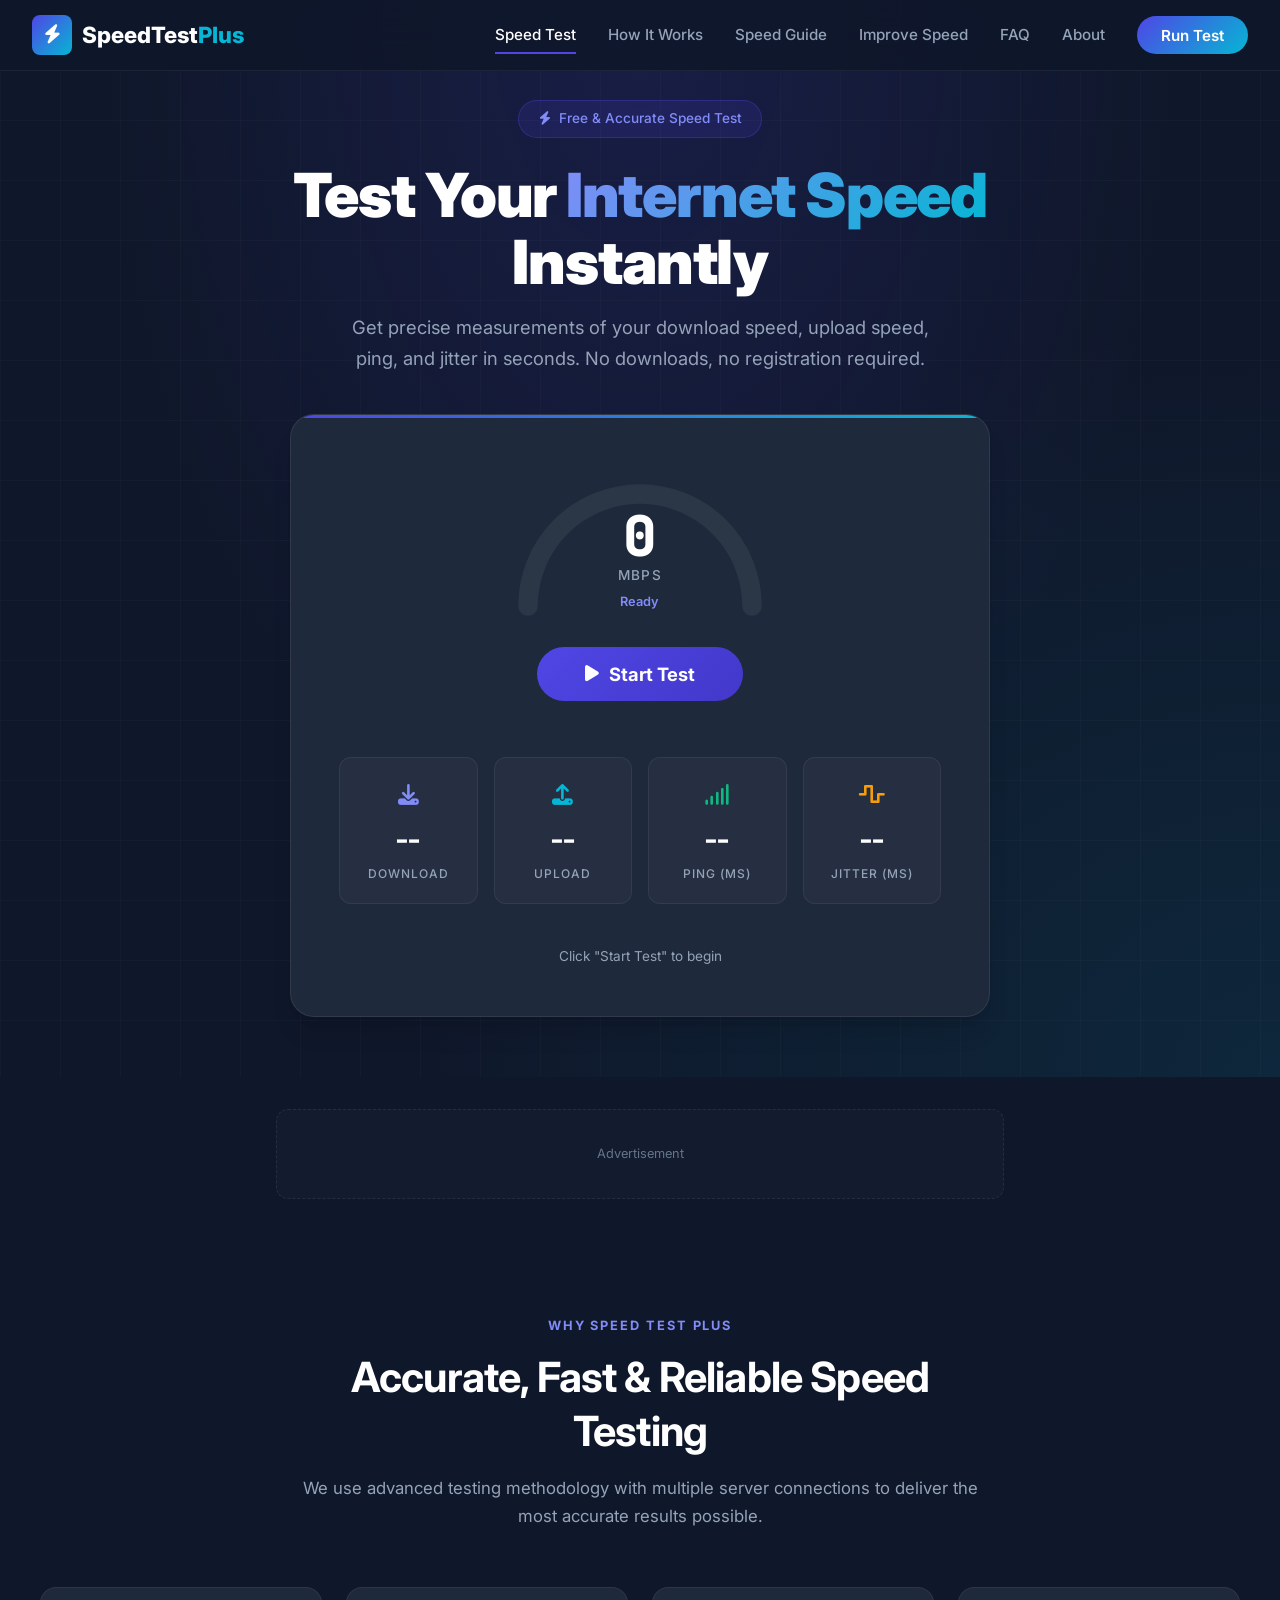
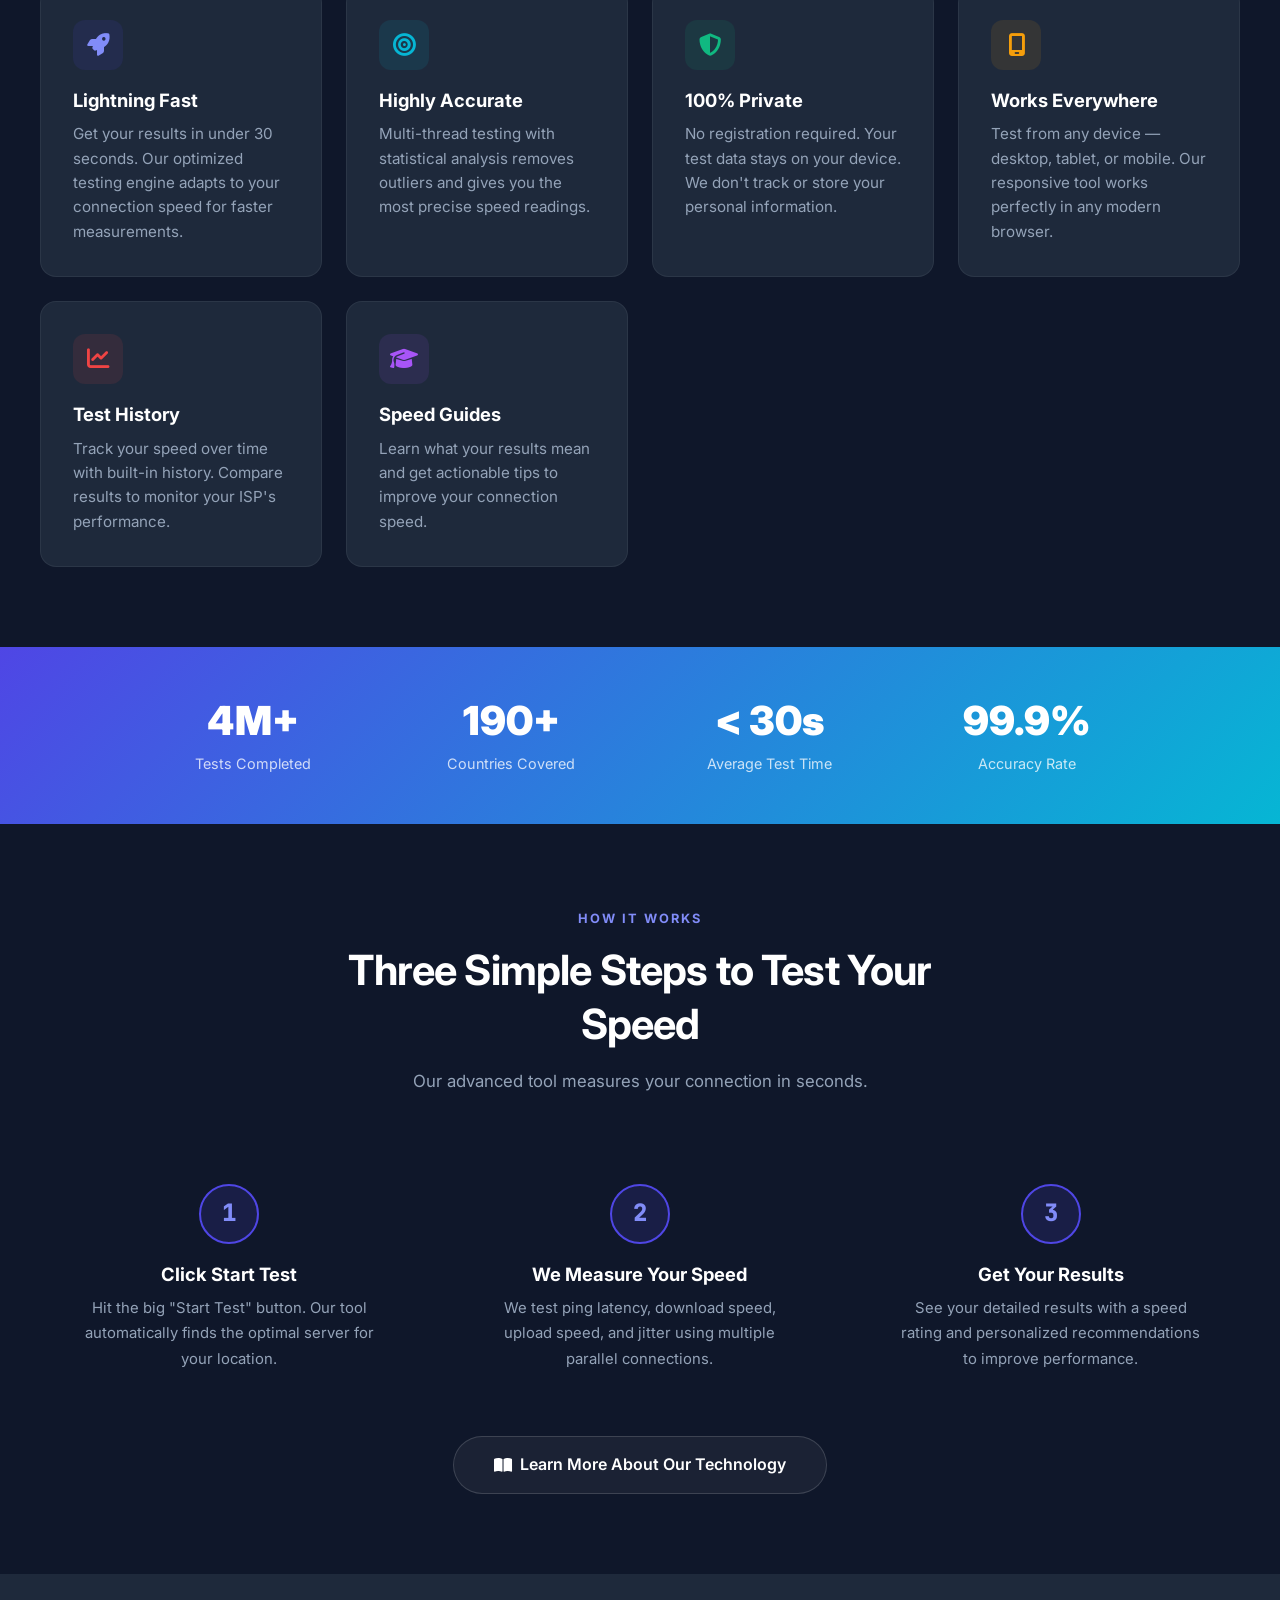
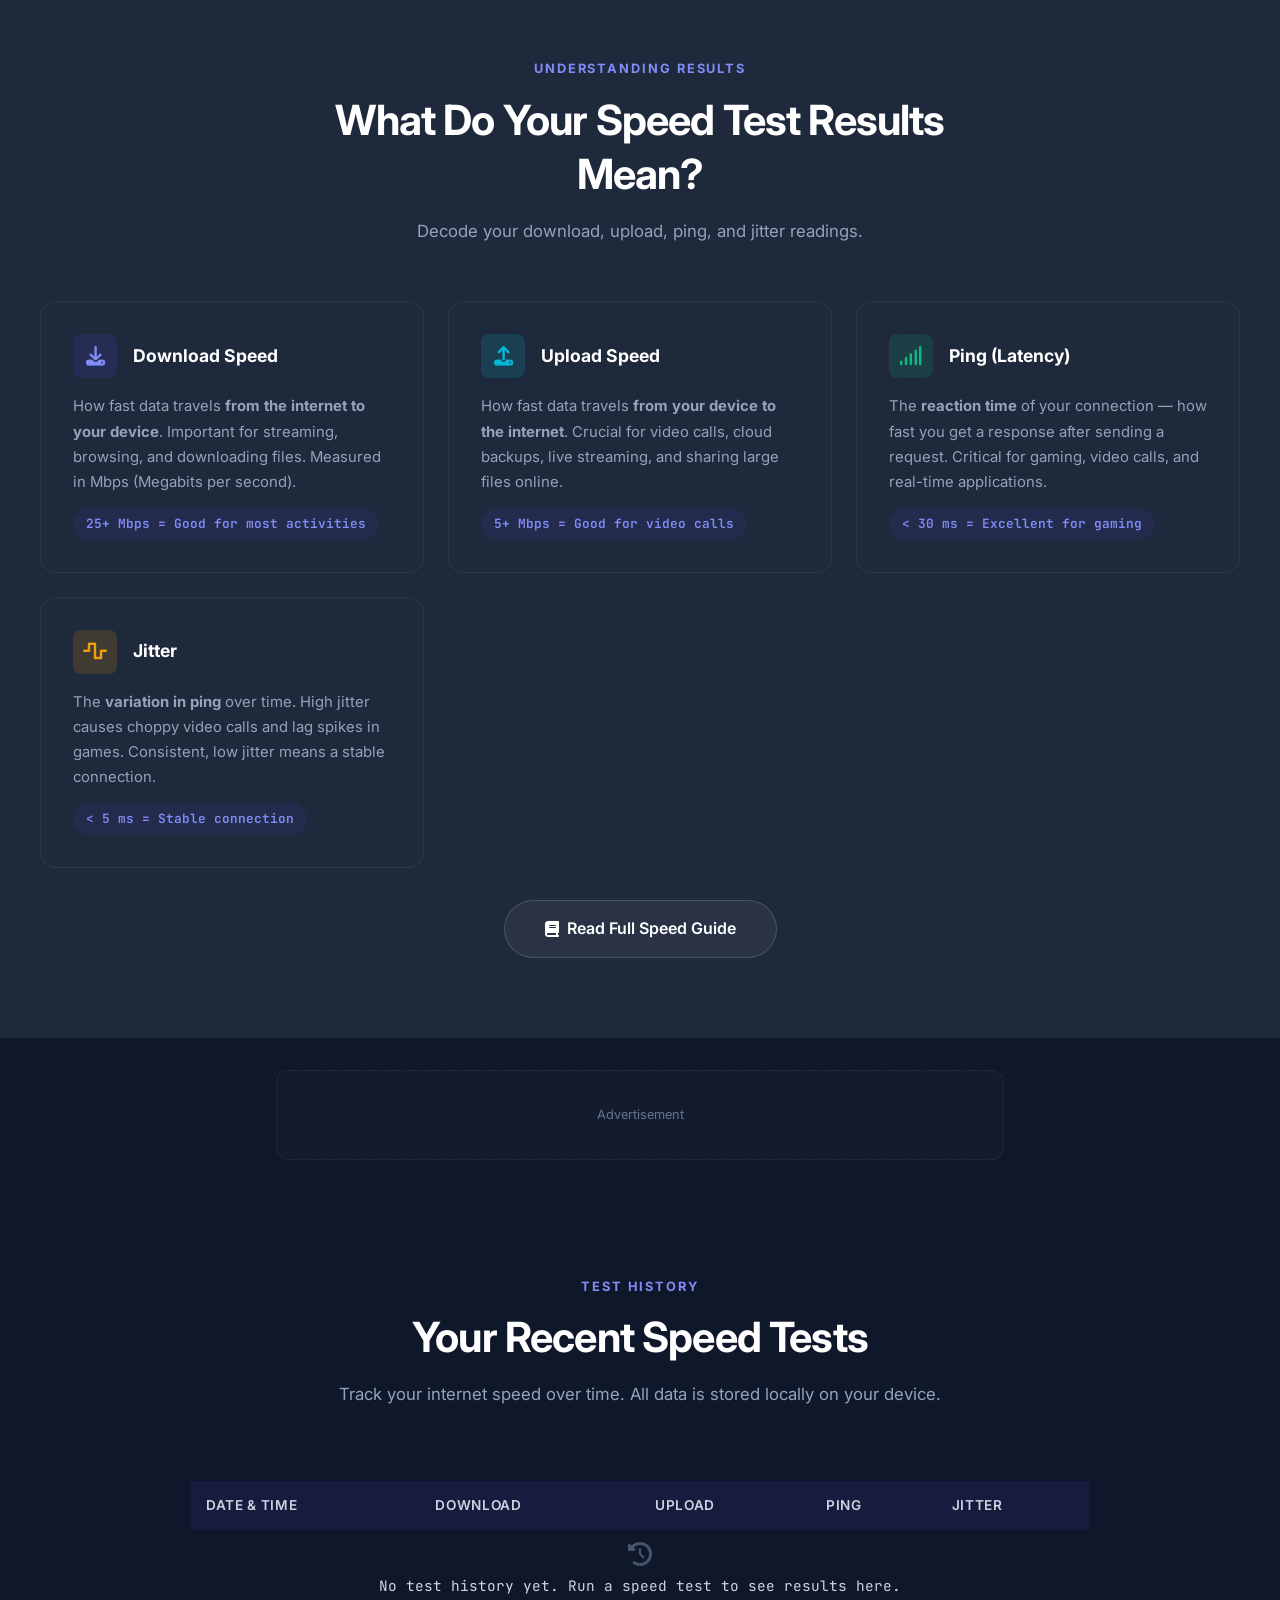
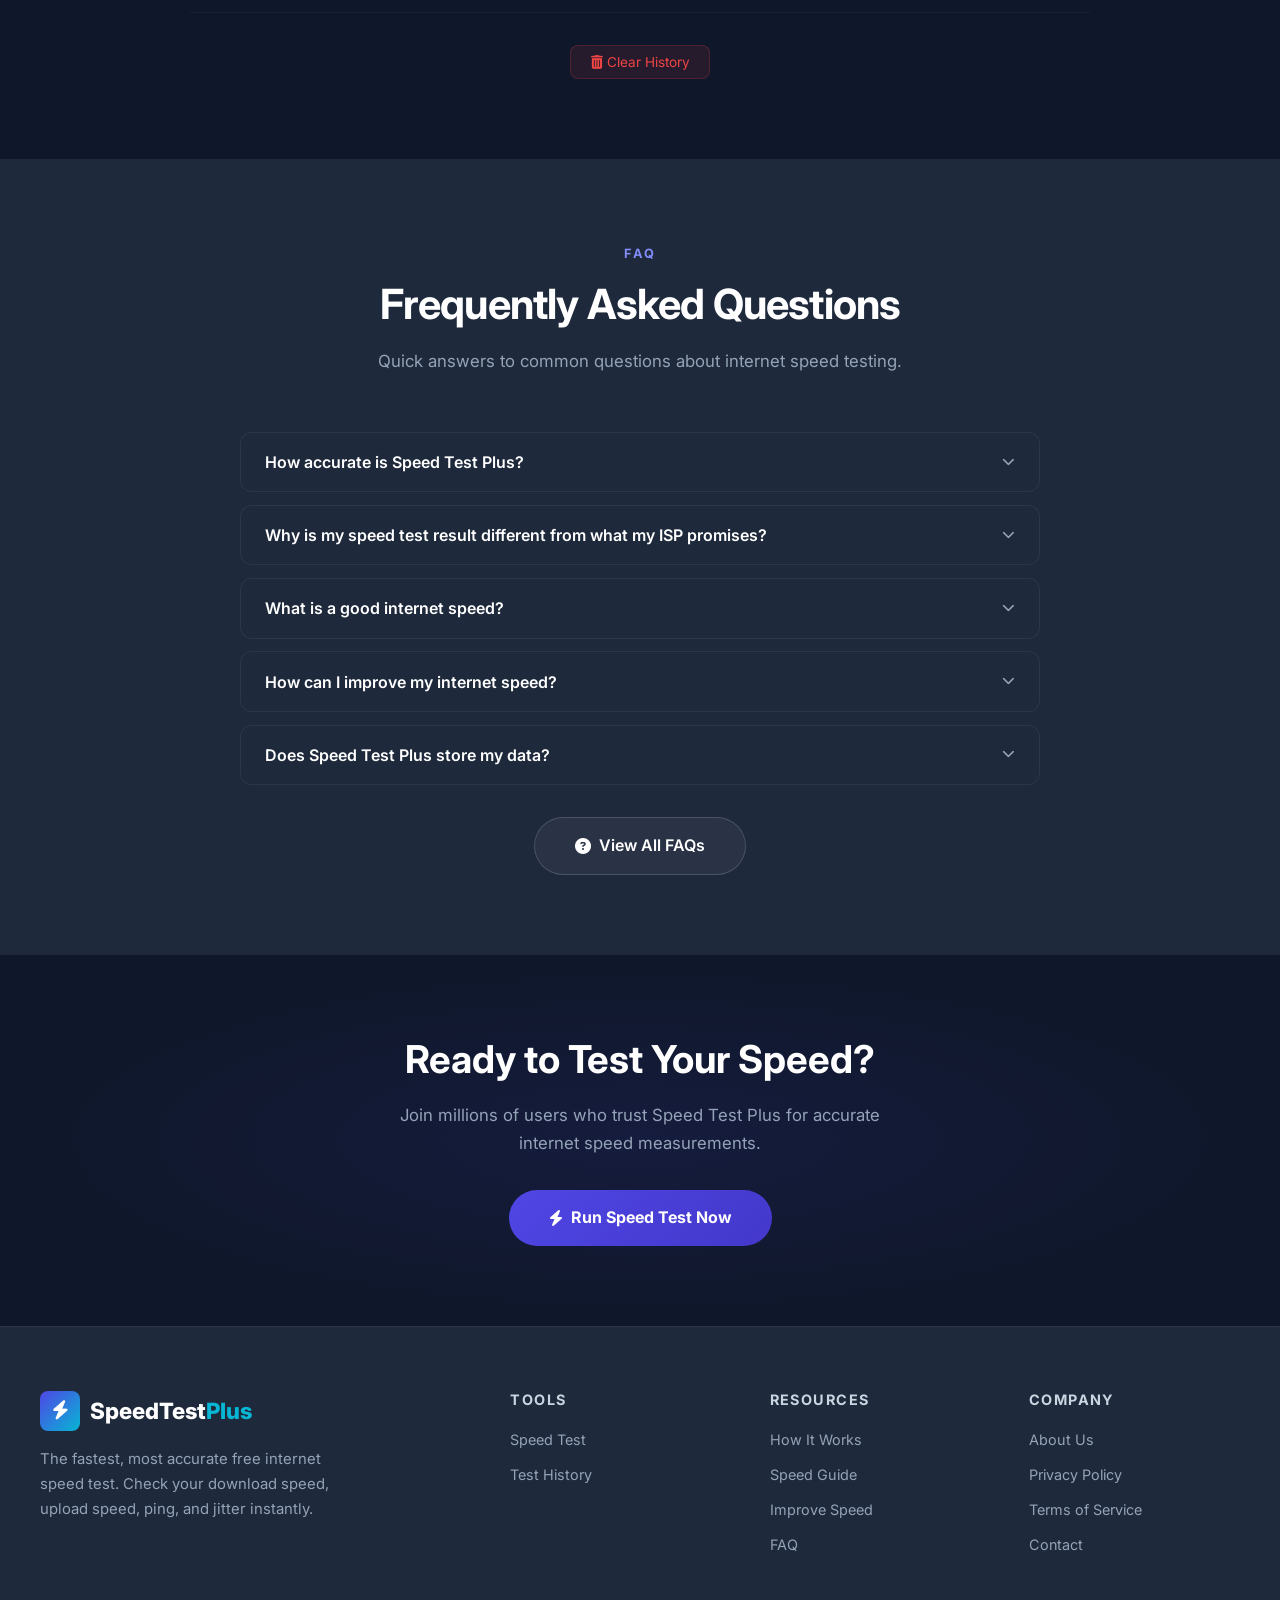
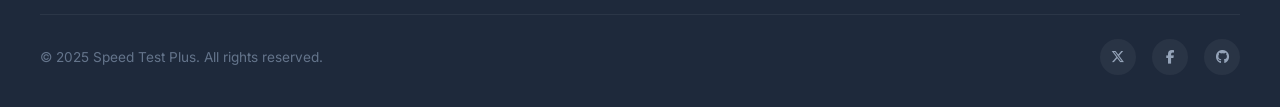
<file: index.html>
<!DOCTYPE html>
<html lang="en">
<head>
  <meta name="google-site-verification" content="rFXCJfN2PKInkfgkJx2gD9GTfN27-evXzaTyxQG2zGk" />
  <script async src="https://pagead2.googlesyndication.com/pagead/js/adsbygoogle.js?client=ca-pub-7744791430316817"
     crossorigin="anonymous"></script>
  <meta name="google-adsense-account" content="ca-pub-7744791430316817">
  <meta charset="UTF-8">
  <meta name="viewport" content="width=device-width, initial-scale=1.0">
  <title>Speed Test Plus - Free Internet Speed Test | Check Download, Upload & Ping</title>
  <meta name="description" content="Test your internet speed instantly with Speed Test Plus. Get accurate download speed, upload speed, ping, and jitter measurements. Free, fast, and no app needed.">
  <meta name="keywords" content="speed test, internet speed test, check internet speed, download speed test, upload speed test, ping test, wifi speed test, broadband speed test, network speed test">
  <meta name="robots" content="index, follow">
  <link rel="canonical" href="https://speedtestplus.vercel.app/">

  <!-- Open Graph -->
  <meta property="og:type" content="website">
  <meta property="og:title" content="Speed Test Plus - Free Internet Speed Test">
  <meta property="og:description" content="Check your internet speed instantly. Accurate download, upload, ping & jitter measurements.">
  <meta property="og:url" content="https://speedtestplus.vercel.app/">
  <meta property="og:site_name" content="Speed Test Plus">
  <meta property="og:image" content="https://speedtestplus.vercel.app/images/og-image.png">

  <!-- Twitter Card -->
  <meta name="twitter:card" content="summary_large_image">
  <meta name="twitter:title" content="Speed Test Plus - Free Internet Speed Test">
  <meta name="twitter:description" content="Check your internet speed instantly with accurate results.">

  <!-- Fonts & Icons -->
  <link rel="preconnect" href="https://fonts.googleapis.com">
  <link rel="preconnect" href="https://fonts.gstatic.com" crossorigin>
  <link href="https://fonts.googleapis.com/css2?family=Inter:wght@300;400;500;600;700;800;900&family=JetBrains+Mono:wght@400;500;600;700;800&display=swap" rel="stylesheet">
  <link rel="stylesheet" href="https://cdn.jsdelivr.net/npm/@fortawesome/fontawesome-free@6.5.1/css/all.min.css">

  <!-- Main CSS -->
  <link rel="stylesheet" href="css/style.css">

  <!-- Schema.org Structured Data -->
  <script type="application/ld+json">
  {
    "@context": "https://schema.org",
    "@type": "WebApplication",
    "name": "Speed Test Plus",
    "url": "https://speedtestplus.vercel.app",
    "description": "Free online internet speed test tool that measures download speed, upload speed, ping latency, and jitter.",
    "applicationCategory": "UtilityApplication",
    "operatingSystem": "Any",
    "offers": {
      "@type": "Offer",
      "price": "0",
      "priceCurrency": "USD"
    },
    "aggregateRating": {
      "@type": "AggregateRating",
      "ratingValue": "4.8",
      "ratingCount": "15420",
      "bestRating": "5"
    }
  }
  </script>
  <script type="application/ld+json">
  {
    "@context": "https://schema.org",
    "@type": "Organization",
    "name": "Speed Test Plus",
    "url": "https://speedtestplus.vercel.app",
    "logo": "https://speedtestplus.vercel.app/images/logo.png",
    "sameAs": []
  }
  </script>

  <link rel="icon" type="image/svg+xml" href="data:image/svg+xml,<svg xmlns='http://www.w3.org/2000/svg' viewBox='0 0 100 100'><text y='.9em' font-size='90'>⚡</text></svg>">
</head>
<body>

  <!-- NAVIGATION -->
  <nav class="navbar" role="navigation" aria-label="Main navigation">
    <div class="nav-container">
      <a href="index.html" class="nav-logo" aria-label="Speed Test Plus Home">
        <div class="logo-icon"><i class="fas fa-bolt"></i></div>
        <span>SpeedTest<span class="logo-plus">Plus</span></span>
      </a>
      <ul class="nav-links">
        <li><a href="index.html" class="active">Speed Test</a></li>
        <li><a href="how-it-works.html">How It Works</a></li>
        <li><a href="internet-speed-guide.html">Speed Guide</a></li>
        <li><a href="tips.html">Improve Speed</a></li>
        <li><a href="faq.html">FAQ</a></li>
        <li><a href="about.html">About</a></li>
        <li><a href="#speed-test" class="nav-cta">Run Test</a></li>
      </ul>
      <button class="hamburger" aria-label="Toggle menu" aria-expanded="false">
        <span></span><span></span><span></span>
      </button>
    </div>
  </nav>

  <!-- HERO + SPEED TEST -->
  <section class="hero" id="speed-test">
    <div class="hero-bg"></div>
    <div class="hero-grid"></div>
    <div class="hero-content">
      <div class="hero-badge">
        <i class="fas fa-bolt"></i> Free &amp; Accurate Speed Test
      </div>
      <h1>Test Your <span class="gradient-text">Internet Speed</span> Instantly</h1>
      <p class="hero-subtitle">
        Get precise measurements of your download speed, upload speed, ping, and jitter in seconds. 
        No downloads, no registration required.
      </p>

      <!-- Speed Test Widget -->
      <div class="speed-test-card" id="speed-test-widget" role="application" aria-label="Internet Speed Test Tool">
        <!-- Gauge -->
        <div class="gauge-container">
          <svg class="gauge-svg" viewBox="0 0 200 110">
            <defs>
              <linearGradient id="gaugeGradient" x1="0%" y1="0%" x2="100%" y2="0%">
                <stop offset="0%" stop-color="#4F46E5" />
                <stop offset="50%" stop-color="#06B6D4" />
                <stop offset="100%" stop-color="#10B981" />
              </linearGradient>
            </defs>
            <!-- Background arc -->
            <path class="gauge-bg" d="M 20 100 A 80 80 0 0 1 180 100" />
            <!-- Fill arc -->
            <path class="gauge-fill" id="gauge-fill" d="M 20 100 A 80 80 0 0 1 180 100" />
          </svg>
          <div class="gauge-value">
            <div class="gauge-number" id="gauge-number">0</div>
            <div class="gauge-unit" id="gauge-unit">Mbps</div>
            <div class="gauge-label" id="gauge-label">Ready</div>
          </div>
        </div>

        <!-- Start Button -->
        <button class="start-test-btn" id="start-test-btn" aria-label="Start internet speed test">
          <i class="fas fa-play"></i> Start Test
          <span class="btn-pulse"></span>
        </button>

        <!-- Results Grid -->
        <div class="results-grid" aria-live="polite">
          <div class="result-item">
            <div class="result-icon" style="color:#818CF8;">
              <i class="fas fa-download"></i>
            </div>
            <div class="result-value" id="result-download">--</div>
            <div class="result-label">Download</div>
          </div>
          <div class="result-item">
            <div class="result-icon" style="color:#06B6D4;">
              <i class="fas fa-upload"></i>
            </div>
            <div class="result-value" id="result-upload">--</div>
            <div class="result-label">Upload</div>
          </div>
          <div class="result-item">
            <div class="result-icon" style="color:#10B981;">
              <i class="fas fa-signal"></i>
            </div>
            <div class="result-value" id="result-ping">--</div>
            <div class="result-label">Ping (ms)</div>
          </div>
          <div class="result-item">
            <div class="result-icon" style="color:#F59E0B;">
              <i class="fas fa-wave-square"></i>
            </div>
            <div class="result-value" id="result-jitter">--</div>
            <div class="result-label">Jitter (ms)</div>
          </div>
        </div>

        <!-- Progress Bar -->
        <div class="test-progress" id="test-progress">
          <div class="test-progress-bar" id="test-progress-bar"></div>
        </div>
        <div class="test-status" id="test-status">Click "Start Test" to begin</div>

        <!-- Speed Rating -->
        <div id="speed-rating"></div>
      </div>
    </div>
  </section>

  <!-- AD SLOT - Top Banner -->
  <div class="ad-slot ad-slot-horizontal" aria-hidden="true">
    <!-- AdSense Ad Unit Placeholder - Replace with your ad code -->
    <span>Advertisement</span>
  </div>

  <!-- FEATURES SECTION -->
  <section class="section" id="features">
    <div class="container">
      <div class="section-header fade-in">
        <span class="section-label">Why Speed Test Plus</span>
        <h2>Accurate, Fast &amp; Reliable Speed Testing</h2>
        <p>We use advanced testing methodology with multiple server connections to deliver the most accurate results possible.</p>
      </div>
      <div class="features-grid">
        <div class="feature-card fade-in">
          <div class="feature-icon"><i class="fas fa-rocket"></i></div>
          <h3>Lightning Fast</h3>
          <p>Get your results in under 30 seconds. Our optimized testing engine adapts to your connection speed for faster measurements.</p>
        </div>
        <div class="feature-card fade-in">
          <div class="feature-icon" style="background:rgba(6,182,212,0.1);color:#06B6D4;"><i class="fas fa-bullseye"></i></div>
          <h3>Highly Accurate</h3>
          <p>Multi-thread testing with statistical analysis removes outliers and gives you the most precise speed readings.</p>
        </div>
        <div class="feature-card fade-in">
          <div class="feature-icon" style="background:rgba(16,185,129,0.1);color:#10B981;"><i class="fas fa-shield-halved"></i></div>
          <h3>100% Private</h3>
          <p>No registration required. Your test data stays on your device. We don't track or store your personal information.</p>
        </div>
        <div class="feature-card fade-in">
          <div class="feature-icon" style="background:rgba(245,158,11,0.1);color:#F59E0B;"><i class="fas fa-mobile-screen"></i></div>
          <h3>Works Everywhere</h3>
          <p>Test from any device — desktop, tablet, or mobile. Our responsive tool works perfectly in any modern browser.</p>
        </div>
        <div class="feature-card fade-in">
          <div class="feature-icon" style="background:rgba(239,68,68,0.1);color:#EF4444;"><i class="fas fa-chart-line"></i></div>
          <h3>Test History</h3>
          <p>Track your speed over time with built-in history. Compare results to monitor your ISP's performance.</p>
        </div>
        <div class="feature-card fade-in">
          <div class="feature-icon" style="background:rgba(168,85,247,0.1);color:#A855F7;"><i class="fas fa-graduation-cap"></i></div>
          <h3>Speed Guides</h3>
          <p>Learn what your results mean and get actionable tips to improve your connection speed.</p>
        </div>
      </div>
    </div>
  </section>

  <!-- STATS BAR -->
  <section class="stats-bar" aria-label="Statistics">
    <div class="stats-grid">
      <div class="stat-item fade-in">
        <h3>4M+</h3>
        <p>Tests Completed</p>
      </div>
      <div class="stat-item fade-in">
        <h3>190+</h3>
        <p>Countries Covered</p>
      </div>
      <div class="stat-item fade-in">
        <h3>&lt; 30s</h3>
        <p>Average Test Time</p>
      </div>
      <div class="stat-item fade-in">
        <h3>99.9%</h3>
        <p>Accuracy Rate</p>
      </div>
    </div>
  </section>

  <!-- HOW IT WORKS (preview) -->
  <section class="section" id="how-it-works-preview">
    <div class="container">
      <div class="section-header fade-in">
        <span class="section-label">How It Works</span>
        <h2>Three Simple Steps to Test Your Speed</h2>
        <p>Our advanced tool measures your connection in seconds.</p>
      </div>
      <div class="steps-container">
        <div class="step-card fade-in">
          <div class="step-number">1</div>
          <h3>Click Start Test</h3>
          <p>Hit the big "Start Test" button. Our tool automatically finds the optimal server for your location.</p>
        </div>
        <div class="step-card fade-in">
          <div class="step-number">2</div>
          <h3>We Measure Your Speed</h3>
          <p>We test ping latency, download speed, upload speed, and jitter using multiple parallel connections.</p>
        </div>
        <div class="step-card fade-in">
          <div class="step-number">3</div>
          <h3>Get Your Results</h3>
          <p>See your detailed results with a speed rating and personalized recommendations to improve performance.</p>
        </div>
      </div>
      <div class="text-center mt-4 fade-in">
        <a href="how-it-works.html" class="btn-secondary"><i class="fas fa-book-open"></i> Learn More About Our Technology</a>
      </div>
    </div>
  </section>

  <!-- UNDERSTAND YOUR RESULTS -->
  <section class="section" id="understand-results" style="background: var(--dark-secondary);">
    <div class="container">
      <div class="section-header fade-in">
        <span class="section-label">Understanding Results</span>
        <h2>What Do Your Speed Test Results Mean?</h2>
        <p>Decode your download, upload, ping, and jitter readings.</p>
      </div>
      <div class="info-cards">
        <div class="info-card fade-in">
          <div class="info-header">
            <div class="info-icon icon-download"><i class="fas fa-download"></i></div>
            <h3>Download Speed</h3>
          </div>
          <p>How fast data travels <strong>from the internet to your device</strong>. Important for streaming, browsing, and downloading files. Measured in Mbps (Megabits per second).</p>
          <span class="speed-range">25+ Mbps = Good for most activities</span>
        </div>
        <div class="info-card fade-in">
          <div class="info-header">
            <div class="info-icon icon-upload"><i class="fas fa-upload"></i></div>
            <h3>Upload Speed</h3>
          </div>
          <p>How fast data travels <strong>from your device to the internet</strong>. Crucial for video calls, cloud backups, live streaming, and sharing large files online.</p>
          <span class="speed-range">5+ Mbps = Good for video calls</span>
        </div>
        <div class="info-card fade-in">
          <div class="info-header">
            <div class="info-icon icon-ping"><i class="fas fa-signal"></i></div>
            <h3>Ping (Latency)</h3>
          </div>
          <p>The <strong>reaction time</strong> of your connection — how fast you get a response after sending a request. Critical for gaming, video calls, and real-time applications.</p>
          <span class="speed-range">&lt; 30 ms = Excellent for gaming</span>
        </div>
        <div class="info-card fade-in">
          <div class="info-header">
            <div class="info-icon icon-jitter"><i class="fas fa-wave-square"></i></div>
            <h3>Jitter</h3>
          </div>
          <p>The <strong>variation in ping</strong> over time. High jitter causes choppy video calls and lag spikes in games. Consistent, low jitter means a stable connection.</p>
          <span class="speed-range">&lt; 5 ms = Stable connection</span>
        </div>
      </div>
      <div class="text-center mt-4 fade-in">
        <a href="internet-speed-guide.html" class="btn-secondary"><i class="fas fa-book"></i> Read Full Speed Guide</a>
      </div>
    </div>
  </section>

  <!-- AD SLOT -->
  <div class="ad-slot ad-slot-horizontal" aria-hidden="true">
    <span>Advertisement</span>
  </div>

  <!-- HISTORY SECTION -->
  <section class="section" id="history">
    <div class="container">
      <div class="section-header fade-in">
        <span class="section-label">Test History</span>
        <h2>Your Recent Speed Tests</h2>
        <p>Track your internet speed over time. All data is stored locally on your device.</p>
      </div>
      <div class="fade-in" style="max-width:900px;margin:0 auto;">
        <div style="overflow-x:auto;">
          <table class="history-table">
            <thead>
              <tr>
                <th>Date & Time</th>
                <th>Download</th>
                <th>Upload</th>
                <th>Ping</th>
                <th>Jitter</th>
              </tr>
            </thead>
            <tbody id="history-body">
              <tr>
                <td colspan="5" class="history-empty">
                  <i class="fas fa-history" style="font-size:1.5rem;margin-bottom:0.5rem;display:block;color:var(--gray-600);"></i>
                  No test history yet. Run a speed test to see results here.
                </td>
              </tr>
            </tbody>
          </table>
        </div>
        <div class="text-center mt-2">
          <button class="clear-history-btn" onclick="clearHistory()">
            <i class="fas fa-trash-alt"></i> Clear History
          </button>
        </div>
      </div>
    </div>
  </section>

  <!-- FAQ SECTION (preview) -->
  <section class="section" id="faq-section" style="background: var(--dark-secondary);">
    <div class="container">
      <div class="section-header fade-in">
        <span class="section-label">FAQ</span>
        <h2>Frequently Asked Questions</h2>
        <p>Quick answers to common questions about internet speed testing.</p>
      </div>
      <div class="faq-list fade-in">
        <div class="faq-item">
          <button class="faq-question" aria-expanded="false">
            <span>How accurate is Speed Test Plus?</span>
            <i class="fas fa-chevron-down"></i>
          </button>
          <div class="faq-answer">
            <div class="faq-answer-inner">
              Speed Test Plus uses multi-connection testing with statistical analysis to deliver highly accurate results. We test against Cloudflare's global edge network, which has servers in over 300 cities worldwide, ensuring you get the most representative measurement of your actual internet speed.
            </div>
          </div>
        </div>
        <div class="faq-item">
          <button class="faq-question" aria-expanded="false">
            <span>Why is my speed test result different from what my ISP promises?</span>
            <i class="fas fa-chevron-down"></i>
          </button>
          <div class="faq-answer">
            <div class="faq-answer-inner">
              ISPs advertise "up to" speeds, meaning maximum theoretical throughput. Actual speeds vary due to network congestion, Wi-Fi interference, distance from router, number of connected devices, time of day, and server load. Wired (Ethernet) connections typically show higher speeds than Wi-Fi.
            </div>
          </div>
        </div>
        <div class="faq-item">
          <button class="faq-question" aria-expanded="false">
            <span>What is a good internet speed?</span>
            <i class="fas fa-chevron-down"></i>
          </button>
          <div class="faq-answer">
            <div class="faq-answer-inner">
              It depends on your usage: <strong>25 Mbps</strong> is good for general browsing and HD streaming. <strong>50 Mbps</strong> handles multiple devices and 4K streaming. <strong>100+ Mbps</strong> is ideal for heavy usage, gaming, and large households. For gaming, a <strong>ping under 30ms</strong> is excellent.
            </div>
          </div>
        </div>
        <div class="faq-item">
          <button class="faq-question" aria-expanded="false">
            <span>How can I improve my internet speed?</span>
            <i class="fas fa-chevron-down"></i>
          </button>
          <div class="faq-answer">
            <div class="faq-answer-inner">
              Common ways to improve speed include: using a wired Ethernet connection, restarting your router, reducing the number of connected devices, updating your router firmware, moving closer to your router, switching to the 5GHz Wi-Fi band, and checking for background downloads.
            </div>
          </div>
        </div>
        <div class="faq-item">
          <button class="faq-question" aria-expanded="false">
            <span>Does Speed Test Plus store my data?</span>
            <i class="fas fa-chevron-down"></i>
          </button>
          <div class="faq-answer">
            <div class="faq-answer-inner">
              No. All test results are stored locally in your browser's localStorage. We do not collect, track, or store any personal data or test results on our servers. Your privacy is fully protected. You can clear your local history anytime.
            </div>
          </div>
        </div>
      </div>
      <div class="text-center mt-4 fade-in">
        <a href="faq.html" class="btn-secondary"><i class="fas fa-question-circle"></i> View All FAQs</a>
      </div>
    </div>
  </section>

  <!-- CTA SECTION -->
  <section class="cta-section">
    <h2>Ready to Test Your Speed?</h2>
    <p>Join millions of users who trust Speed Test Plus for accurate internet speed measurements.</p>
    <a href="#speed-test" class="btn-primary"><i class="fas fa-bolt"></i> Run Speed Test Now</a>
  </section>

  <!-- FOOTER -->
  <footer class="footer" role="contentinfo">
    <div class="footer-grid">
      <div class="footer-brand">
        <a href="index.html" class="nav-logo">
          <div class="logo-icon"><i class="fas fa-bolt"></i></div>
          <span>SpeedTest<span class="logo-plus">Plus</span></span>
        </a>
        <p>The fastest, most accurate free internet speed test. Check your download speed, upload speed, ping, and jitter instantly.</p>
      </div>
      <div class="footer-col">
        <h4>Tools</h4>
        <ul>
          <li><a href="index.html">Speed Test</a></li>
          <li><a href="index.html#history">Test History</a></li>
        </ul>
      </div>
      <div class="footer-col">
        <h4>Resources</h4>
        <ul>
          <li><a href="how-it-works.html">How It Works</a></li>
          <li><a href="internet-speed-guide.html">Speed Guide</a></li>
          <li><a href="tips.html">Improve Speed</a></li>
          <li><a href="faq.html">FAQ</a></li>
        </ul>
      </div>
      <div class="footer-col">
        <h4>Company</h4>
        <ul>
          <li><a href="about.html">About Us</a></li>
          <li><a href="privacy.html">Privacy Policy</a></li>
          <li><a href="terms.html">Terms of Service</a></li>
          <li><a href="contact.html">Contact</a></li>
        </ul>
      </div>
    </div>
    <div class="footer-bottom">
      <p>&copy; 2025 Speed Test Plus. All rights reserved.</p>
      <div class="footer-social">
        <a href="#" aria-label="Twitter"><i class="fab fa-x-twitter"></i></a>
        <a href="#" aria-label="Facebook"><i class="fab fa-facebook-f"></i></a>
        <a href="#" aria-label="GitHub"><i class="fab fa-github"></i></a>
      </div>
    </div>
  </footer>

  <!-- Scripts -->
  <script src="js/speedtest.js"></script>
  <script src="js/main.js"></script>
</body>
</html>
</file>
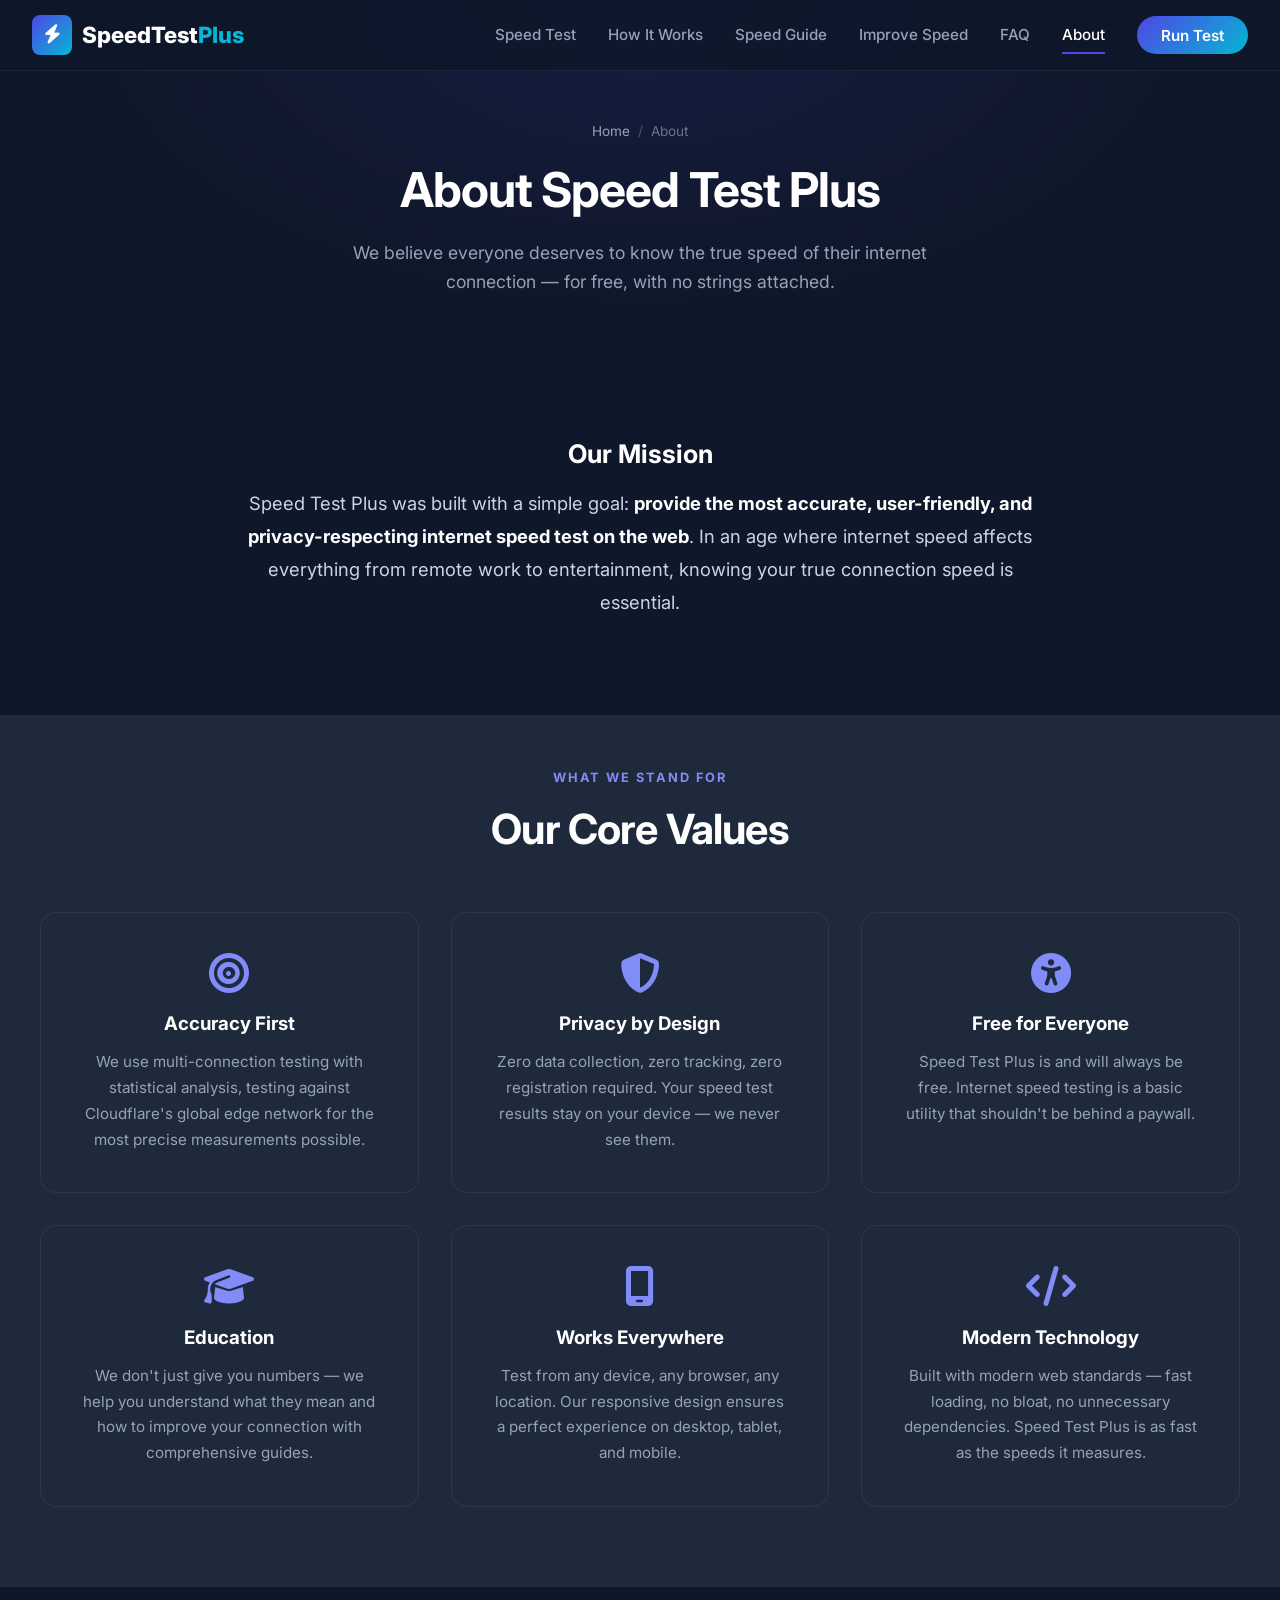
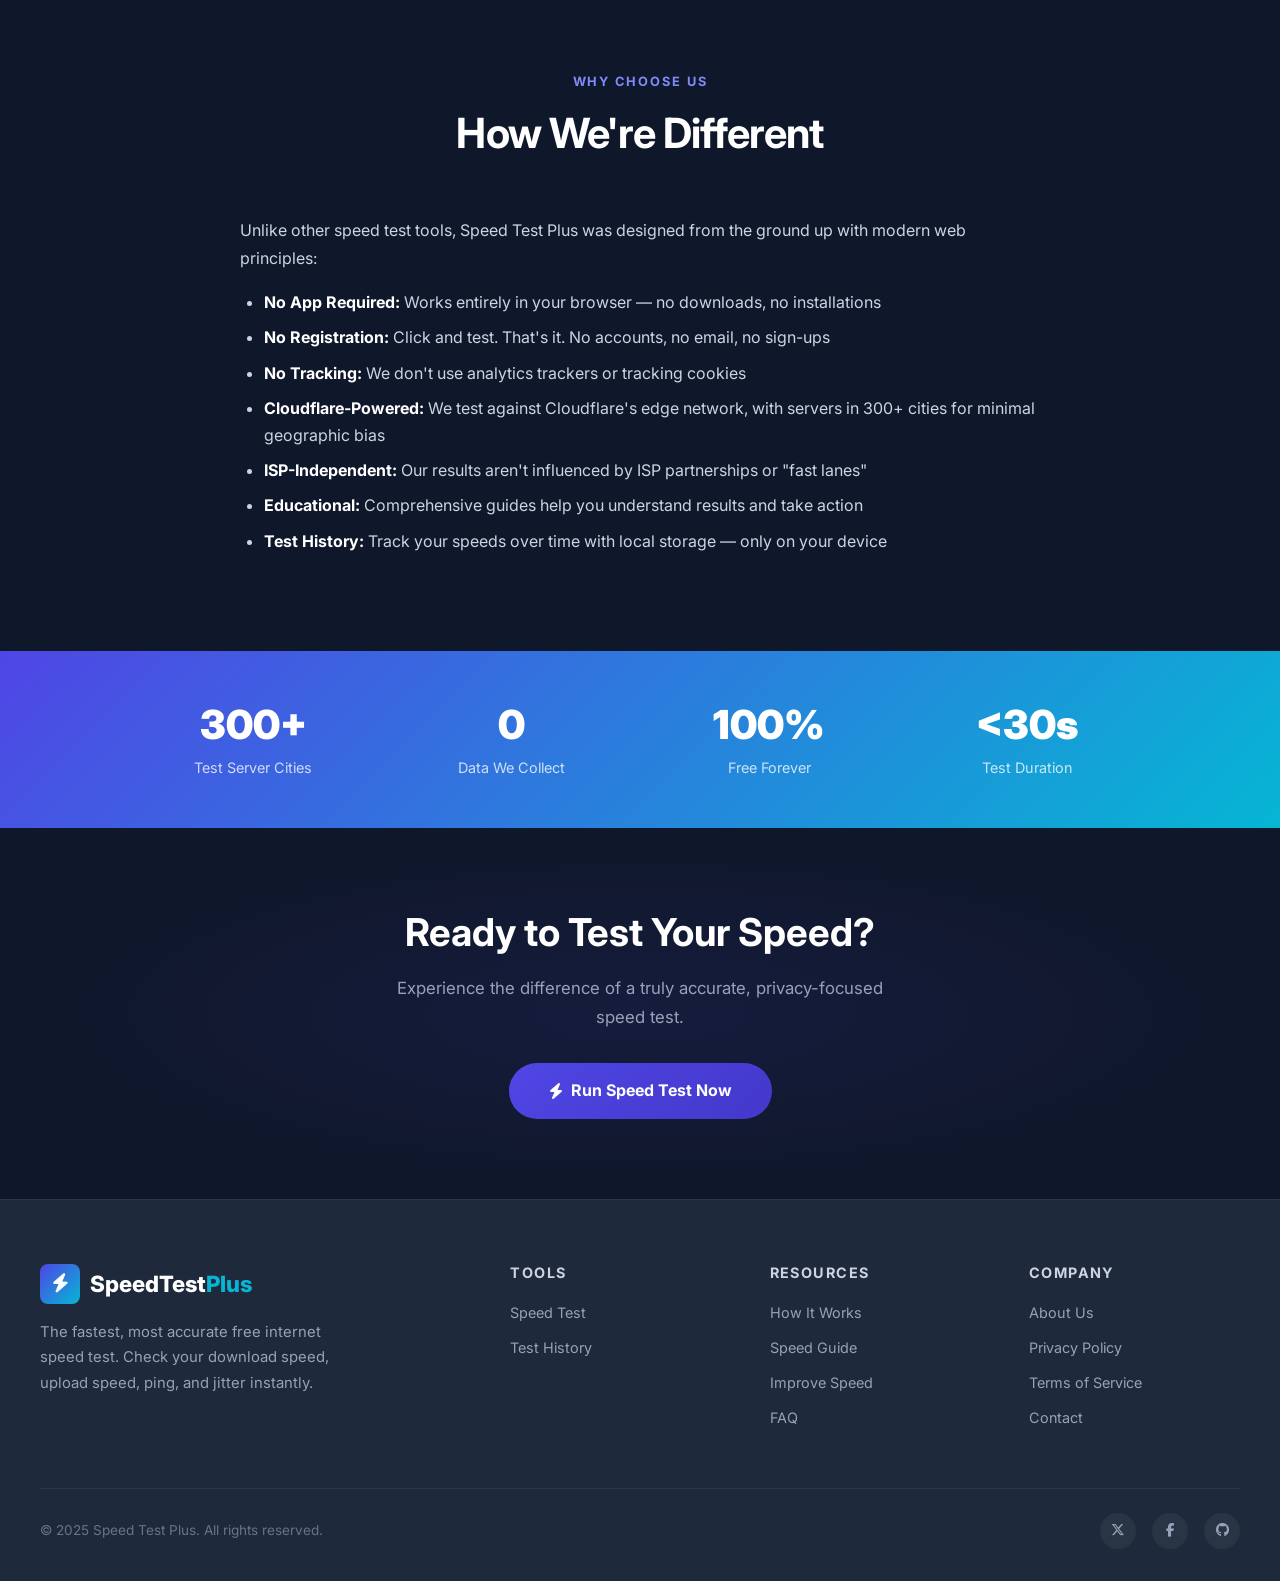
<file: about.html>
<!DOCTYPE html>
<html lang="en">
<head>
  <meta charset="UTF-8">
  <meta name="viewport" content="width=device-width, initial-scale=1.0">
  <title>About Speed Test Plus - Free Internet Speed Testing Tool</title>
  <meta name="description" content="Learn about Speed Test Plus — a free, accurate, and privacy-focused internet speed testing tool. Measure download, upload, ping, and jitter instantly.">
  <meta name="keywords" content="about speed test plus, internet speed test, free speed test tool, about us">
  <meta name="robots" content="index, follow">
  <link rel="canonical" href="https://speedtestplus.vercel.app/about.html">

  <link rel="preconnect" href="https://fonts.googleapis.com">
  <link rel="preconnect" href="https://fonts.gstatic.com" crossorigin>
  <link href="https://fonts.googleapis.com/css2?family=Inter:wght@300;400;500;600;700;800;900&family=JetBrains+Mono:wght@400;500;600;700;800&display=swap" rel="stylesheet">
  <link rel="stylesheet" href="https://cdn.jsdelivr.net/npm/@fortawesome/fontawesome-free@6.5.1/css/all.min.css">
  <link rel="stylesheet" href="css/style.css">
  <link rel="icon" type="image/svg+xml" href="data:image/svg+xml,<svg xmlns='http://www.w3.org/2000/svg' viewBox='0 0 100 100'><text y='.9em' font-size='90'>⚡</text></svg>">
</head>
<body>

  <!-- NAVIGATION -->
  <nav class="navbar" role="navigation" aria-label="Main navigation">
    <div class="nav-container">
      <a href="index.html" class="nav-logo" aria-label="Speed Test Plus Home">
        <div class="logo-icon"><i class="fas fa-bolt"></i></div>
        <span>SpeedTest<span class="logo-plus">Plus</span></span>
      </a>
      <ul class="nav-links">
        <li><a href="index.html">Speed Test</a></li>
        <li><a href="how-it-works.html">How It Works</a></li>
        <li><a href="internet-speed-guide.html">Speed Guide</a></li>
        <li><a href="tips.html">Improve Speed</a></li>
        <li><a href="faq.html">FAQ</a></li>
        <li><a href="about.html" class="active">About</a></li>
        <li><a href="index.html#speed-test" class="nav-cta">Run Test</a></li>
      </ul>
      <button class="hamburger" aria-label="Toggle menu">
        <span></span><span></span><span></span>
      </button>
    </div>
  </nav>

  <!-- PAGE HERO -->
  <section class="page-hero">
    <nav class="breadcrumbs" aria-label="Breadcrumb">
      <a href="index.html">Home</a>
      <span class="separator">/</span>
      <span>About</span>
    </nav>
    <h1>About Speed Test Plus</h1>
    <p>We believe everyone deserves to know the true speed of their internet connection — for free, with no strings attached.</p>
  </section>

  <!-- MISSION -->
  <section class="section">
    <div class="container" style="max-width:800px;">
      <div class="article-content">
        <h2 style="text-align:center;border-top:none;margin-top:0;padding-top:0;">Our Mission</h2>
        <p style="text-align:center;font-size:1.15rem;">Speed Test Plus was built with a simple goal: <strong>provide the most accurate, user-friendly, and privacy-respecting internet speed test on the web</strong>. In an age where internet speed affects everything from remote work to entertainment, knowing your true connection speed is essential.</p>
      </div>
    </div>
  </section>

  <!-- VALUES -->
  <section class="section" style="background:var(--dark-secondary);padding-top:3rem;">
    <div class="container">
      <div class="section-header fade-in">
        <span class="section-label">What We Stand For</span>
        <h2>Our Core Values</h2>
      </div>
      <div class="about-grid">
        <div class="about-card fade-in">
          <i class="fas fa-bullseye"></i>
          <h3>Accuracy First</h3>
          <p>We use multi-connection testing with statistical analysis, testing against Cloudflare's global edge network for the most precise measurements possible.</p>
        </div>
        <div class="about-card fade-in">
          <i class="fas fa-shield-halved"></i>
          <h3>Privacy by Design</h3>
          <p>Zero data collection, zero tracking, zero registration required. Your speed test results stay on your device — we never see them.</p>
        </div>
        <div class="about-card fade-in">
          <i class="fas fa-universal-access"></i>
          <h3>Free for Everyone</h3>
          <p>Speed Test Plus is and will always be free. Internet speed testing is a basic utility that shouldn't be behind a paywall.</p>
        </div>
        <div class="about-card fade-in">
          <i class="fas fa-graduation-cap"></i>
          <h3>Education</h3>
          <p>We don't just give you numbers — we help you understand what they mean and how to improve your connection with comprehensive guides.</p>
        </div>
        <div class="about-card fade-in">
          <i class="fas fa-mobile-screen"></i>
          <h3>Works Everywhere</h3>
          <p>Test from any device, any browser, any location. Our responsive design ensures a perfect experience on desktop, tablet, and mobile.</p>
        </div>
        <div class="about-card fade-in">
          <i class="fas fa-code"></i>
          <h3>Modern Technology</h3>
          <p>Built with modern web standards — fast loading, no bloat, no unnecessary dependencies. Speed Test Plus is as fast as the speeds it measures.</p>
        </div>
      </div>
    </div>
  </section>

  <!-- HOW WE'RE DIFFERENT -->
  <section class="section">
    <div class="container" style="max-width:800px;">
      <div class="section-header fade-in">
        <span class="section-label">Why Choose Us</span>
        <h2>How We're Different</h2>
      </div>
      <div class="article-content fade-in">
        <p>Unlike other speed test tools, Speed Test Plus was designed from the ground up with modern web principles:</p>
        <ul>
          <li><strong>No App Required:</strong> Works entirely in your browser — no downloads, no installations</li>
          <li><strong>No Registration:</strong> Click and test. That's it. No accounts, no email, no sign-ups</li>
          <li><strong>No Tracking:</strong> We don't use analytics trackers or tracking cookies</li>
          <li><strong>Cloudflare-Powered:</strong> We test against Cloudflare's edge network, with servers in 300+ cities for minimal geographic bias</li>
          <li><strong>ISP-Independent:</strong> Our results aren't influenced by ISP partnerships or "fast lanes"</li>
          <li><strong>Educational:</strong> Comprehensive guides help you understand results and take action</li>
          <li><strong>Test History:</strong> Track your speeds over time with local storage — only on your device</li>
        </ul>
      </div>
    </div>
  </section>

  <!-- STATS -->
  <section class="stats-bar">
    <div class="stats-grid">
      <div class="stat-item fade-in">
        <h3>300+</h3>
        <p>Test Server Cities</p>
      </div>
      <div class="stat-item fade-in">
        <h3>0</h3>
        <p>Data We Collect</p>
      </div>
      <div class="stat-item fade-in">
        <h3>100%</h3>
        <p>Free Forever</p>
      </div>
      <div class="stat-item fade-in">
        <h3>&lt;30s</h3>
        <p>Test Duration</p>
      </div>
    </div>
  </section>

  <!-- CTA -->
  <section class="cta-section">
    <h2>Ready to Test Your Speed?</h2>
    <p>Experience the difference of a truly accurate, privacy-focused speed test.</p>
    <a href="index.html#speed-test" class="btn-primary"><i class="fas fa-bolt"></i> Run Speed Test Now</a>
  </section>

  <!-- FOOTER -->
  <footer class="footer" role="contentinfo">
    <div class="footer-grid">
      <div class="footer-brand">
        <a href="index.html" class="nav-logo">
          <div class="logo-icon"><i class="fas fa-bolt"></i></div>
          <span>SpeedTest<span class="logo-plus">Plus</span></span>
        </a>
        <p>The fastest, most accurate free internet speed test. Check your download speed, upload speed, ping, and jitter instantly.</p>
      </div>
      <div class="footer-col">
        <h4>Tools</h4>
        <ul>
          <li><a href="index.html">Speed Test</a></li>
          <li><a href="index.html#history">Test History</a></li>
        </ul>
      </div>
      <div class="footer-col">
        <h4>Resources</h4>
        <ul>
          <li><a href="how-it-works.html">How It Works</a></li>
          <li><a href="internet-speed-guide.html">Speed Guide</a></li>
          <li><a href="tips.html">Improve Speed</a></li>
          <li><a href="faq.html">FAQ</a></li>
        </ul>
      </div>
      <div class="footer-col">
        <h4>Company</h4>
        <ul>
          <li><a href="about.html">About Us</a></li>
          <li><a href="privacy.html">Privacy Policy</a></li>
          <li><a href="terms.html">Terms of Service</a></li>
          <li><a href="contact.html">Contact</a></li>
        </ul>
      </div>
    </div>
    <div class="footer-bottom">
      <p>&copy; 2025 Speed Test Plus. All rights reserved.</p>
      <div class="footer-social">
        <a href="#" aria-label="Twitter"><i class="fab fa-x-twitter"></i></a>
        <a href="#" aria-label="Facebook"><i class="fab fa-facebook-f"></i></a>
        <a href="#" aria-label="GitHub"><i class="fab fa-github"></i></a>
      </div>
    </div>
  </footer>

  <script src="js/main.js"></script>
</body>
</html>
</file>
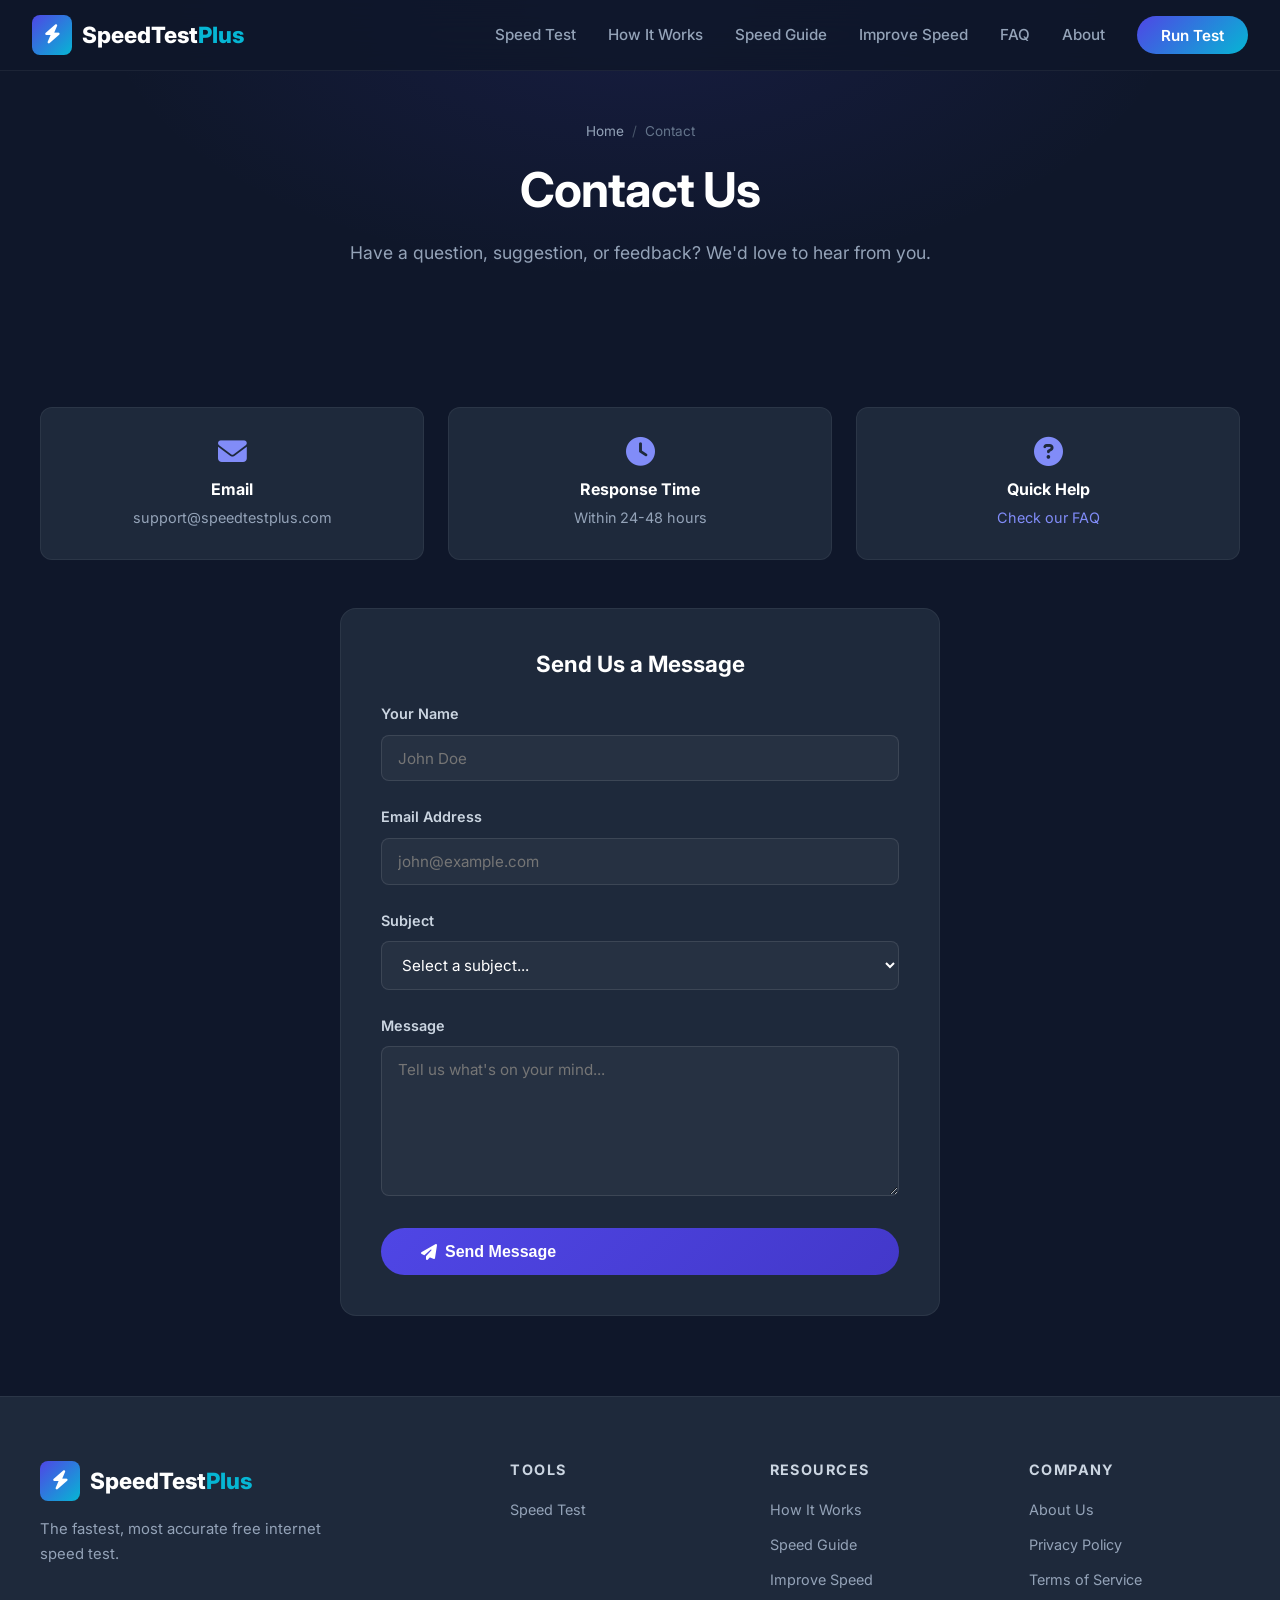
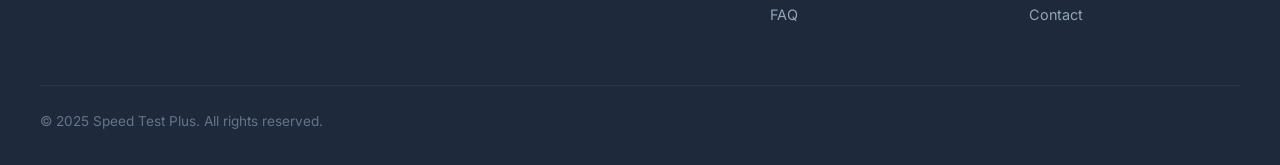
<file: contact.html>
<!DOCTYPE html>
<html lang="en">
<head>
  <script async src="https://pagead2.googlesyndication.com/pagead/js/adsbygoogle.js?client=ca-pub-7744791430316817"
     crossorigin="anonymous"></script>
  <meta charset="UTF-8">
  <meta name="viewport" content="width=device-width, initial-scale=1.0">
  <title>Contact Us | Speed Test Plus</title>
  <meta name="description" content="Get in touch with the Speed Test Plus team. We'd love to hear your feedback, suggestions, or questions.">
  <meta name="robots" content="index, follow">
  <link rel="canonical" href="https://speedtestplus.vercel.app/contact.html">
  <link rel="preconnect" href="https://fonts.googleapis.com">
  <link rel="preconnect" href="https://fonts.gstatic.com" crossorigin>
  <link href="https://fonts.googleapis.com/css2?family=Inter:wght@300;400;500;600;700;800;900&family=JetBrains+Mono:wght@400;500;600;700;800&display=swap" rel="stylesheet">
  <link rel="stylesheet" href="https://cdn.jsdelivr.net/npm/@fortawesome/fontawesome-free@6.5.1/css/all.min.css">
  <link rel="stylesheet" href="css/style.css">
  <link rel="icon" type="image/svg+xml" href="data:image/svg+xml,<svg xmlns='http://www.w3.org/2000/svg' viewBox='0 0 100 100'><text y='.9em' font-size='90'>⚡</text></svg>">
  <style>
    .contact-form {
      background: var(--dark-secondary);
      border: 1px solid rgba(255,255,255,0.06);
      border-radius: var(--radius-lg);
      padding: 2.5rem;
      max-width: 600px;
      margin: 0 auto;
    }
    .form-group {
      margin-bottom: 1.5rem;
    }
    .form-group label {
      display: block;
      font-weight: 600;
      margin-bottom: 0.5rem;
      color: var(--gray-300);
      font-size: 0.9rem;
    }
    .form-group input,
    .form-group textarea,
    .form-group select {
      width: 100%;
      padding: 0.8rem 1rem;
      background: rgba(255,255,255,0.04);
      border: 1px solid rgba(255,255,255,0.1);
      border-radius: var(--radius-sm);
      color: var(--white);
      font-family: var(--font-primary);
      font-size: 0.95rem;
      transition: var(--transition);
    }
    .form-group input:focus,
    .form-group textarea:focus,
    .form-group select:focus {
      outline: none;
      border-color: var(--primary);
      box-shadow: 0 0 0 3px rgba(79,70,229,0.15);
    }
    .form-group textarea {
      min-height: 150px;
      resize: vertical;
    }
    .form-group select option {
      background: var(--dark);
    }
    .form-submit {
      width: 100%;
    }
    .contact-info-grid {
      display: grid;
      grid-template-columns: repeat(auto-fit, minmax(220px, 1fr));
      gap: 1.5rem;
      margin-bottom: 3rem;
    }
    .contact-info-card {
      background: var(--dark-secondary);
      border: 1px solid rgba(255,255,255,0.06);
      border-radius: var(--radius-md);
      padding: 1.8rem;
      text-align: center;
    }
    .contact-info-card i {
      font-size: 1.8rem;
      color: var(--primary-light);
      margin-bottom: 0.8rem;
    }
    .contact-info-card h3 {
      font-size: 1rem;
      margin-bottom: 0.4rem;
    }
    .contact-info-card p {
      color: var(--gray-400);
      font-size: 0.9rem;
    }
    .form-success {
      text-align: center;
      padding: 2rem;
      display: none;
    }
    .form-success.show {
      display: block;
    }
    .form-success i {
      font-size: 3rem;
      color: var(--success);
      margin-bottom: 1rem;
    }
  </style>
</head>
<body>
  <nav class="navbar" role="navigation" aria-label="Main navigation">
    <div class="nav-container">
      <a href="index.html" class="nav-logo"><div class="logo-icon"><i class="fas fa-bolt"></i></div><span>SpeedTest<span class="logo-plus">Plus</span></span></a>
      <ul class="nav-links">
        <li><a href="index.html">Speed Test</a></li>
        <li><a href="how-it-works.html">How It Works</a></li>
        <li><a href="internet-speed-guide.html">Speed Guide</a></li>
        <li><a href="tips.html">Improve Speed</a></li>
        <li><a href="faq.html">FAQ</a></li>
        <li><a href="about.html">About</a></li>
        <li><a href="index.html#speed-test" class="nav-cta">Run Test</a></li>
      </ul>
      <button class="hamburger" aria-label="Toggle menu"><span></span><span></span><span></span></button>
    </div>
  </nav>

  <section class="page-hero">
    <nav class="breadcrumbs" aria-label="Breadcrumb"><a href="index.html">Home</a><span class="separator">/</span><span>Contact</span></nav>
    <h1>Contact Us</h1>
    <p>Have a question, suggestion, or feedback? We'd love to hear from you.</p>
  </section>

  <section class="section">
    <div class="container">
      <div class="contact-info-grid fade-in">
        <div class="contact-info-card">
          <i class="fas fa-envelope"></i>
          <h3>Email</h3>
          <p>support@speedtestplus.com</p>
        </div>
        <div class="contact-info-card">
          <i class="fas fa-clock"></i>
          <h3>Response Time</h3>
          <p>Within 24-48 hours</p>
        </div>
        <div class="contact-info-card">
          <i class="fas fa-question-circle"></i>
          <h3>Quick Help</h3>
          <p><a href="faq.html">Check our FAQ</a></p>
        </div>
      </div>

      <div class="contact-form fade-in" id="contact-form-container">
        <h2 style="text-align:center;margin-bottom:1.5rem;font-size:1.4rem;">Send Us a Message</h2>
        <form id="contact-form" onsubmit="handleContactSubmit(event)">
          <div class="form-group">
            <label for="contact-name">Your Name</label>
            <input type="text" id="contact-name" name="name" required placeholder="John Doe">
          </div>
          <div class="form-group">
            <label for="contact-email">Email Address</label>
            <input type="email" id="contact-email" name="email" required placeholder="john@example.com">
          </div>
          <div class="form-group">
            <label for="contact-subject">Subject</label>
            <select id="contact-subject" name="subject" required>
              <option value="">Select a subject...</option>
              <option value="feedback">General Feedback</option>
              <option value="bug">Bug Report</option>
              <option value="feature">Feature Request</option>
              <option value="accuracy">Speed Test Accuracy</option>
              <option value="partnership">Partnership Inquiry</option>
              <option value="other">Other</option>
            </select>
          </div>
          <div class="form-group">
            <label for="contact-message">Message</label>
            <textarea id="contact-message" name="message" required placeholder="Tell us what's on your mind..."></textarea>
          </div>
          <button type="submit" class="btn-primary form-submit"><i class="fas fa-paper-plane"></i> Send Message</button>
        </form>

        <div class="form-success" id="form-success">
          <i class="fas fa-check-circle"></i>
          <h3>Message Sent!</h3>
          <p style="color:var(--gray-400);">Thank you for reaching out. We'll get back to you within 24-48 hours.</p>
        </div>
      </div>
    </div>
  </section>

  <footer class="footer" role="contentinfo">
    <div class="footer-grid">
      <div class="footer-brand">
        <a href="index.html" class="nav-logo"><div class="logo-icon"><i class="fas fa-bolt"></i></div><span>SpeedTest<span class="logo-plus">Plus</span></span></a>
        <p>The fastest, most accurate free internet speed test.</p>
      </div>
      <div class="footer-col"><h4>Tools</h4><ul><li><a href="index.html">Speed Test</a></li></ul></div>
      <div class="footer-col"><h4>Resources</h4><ul><li><a href="how-it-works.html">How It Works</a></li><li><a href="internet-speed-guide.html">Speed Guide</a></li><li><a href="tips.html">Improve Speed</a></li><li><a href="faq.html">FAQ</a></li></ul></div>
      <div class="footer-col"><h4>Company</h4><ul><li><a href="about.html">About Us</a></li><li><a href="privacy.html">Privacy Policy</a></li><li><a href="terms.html">Terms of Service</a></li><li><a href="contact.html">Contact</a></li></ul></div>
    </div>
    <div class="footer-bottom"><p>&copy; 2025 Speed Test Plus. All rights reserved.</p></div>
  </footer>

  <script src="js/main.js"></script>
  <script>
    function handleContactSubmit(e) {
      e.preventDefault();
      const form = document.getElementById('contact-form');
      const success = document.getElementById('form-success');
      form.style.display = 'none';
      success.classList.add('show');
    }
  </script>
</body>
</html>
</file>
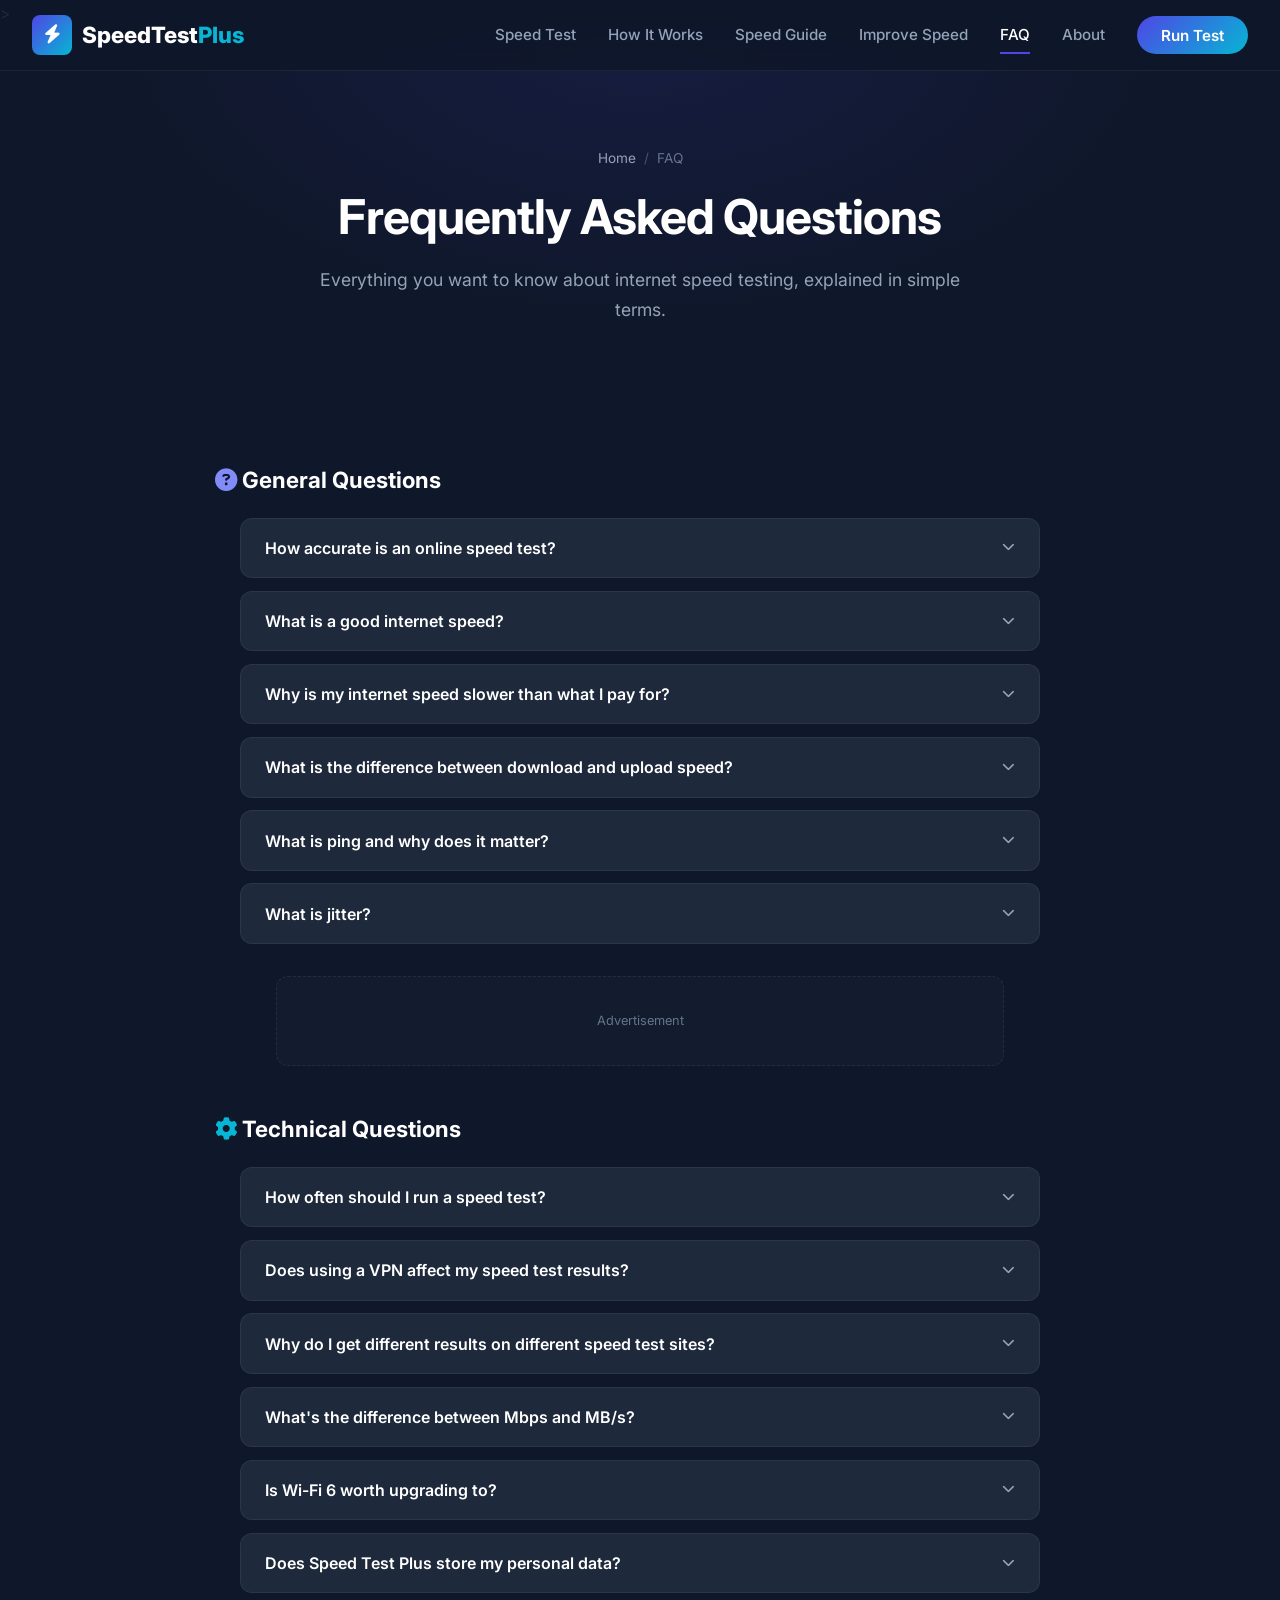
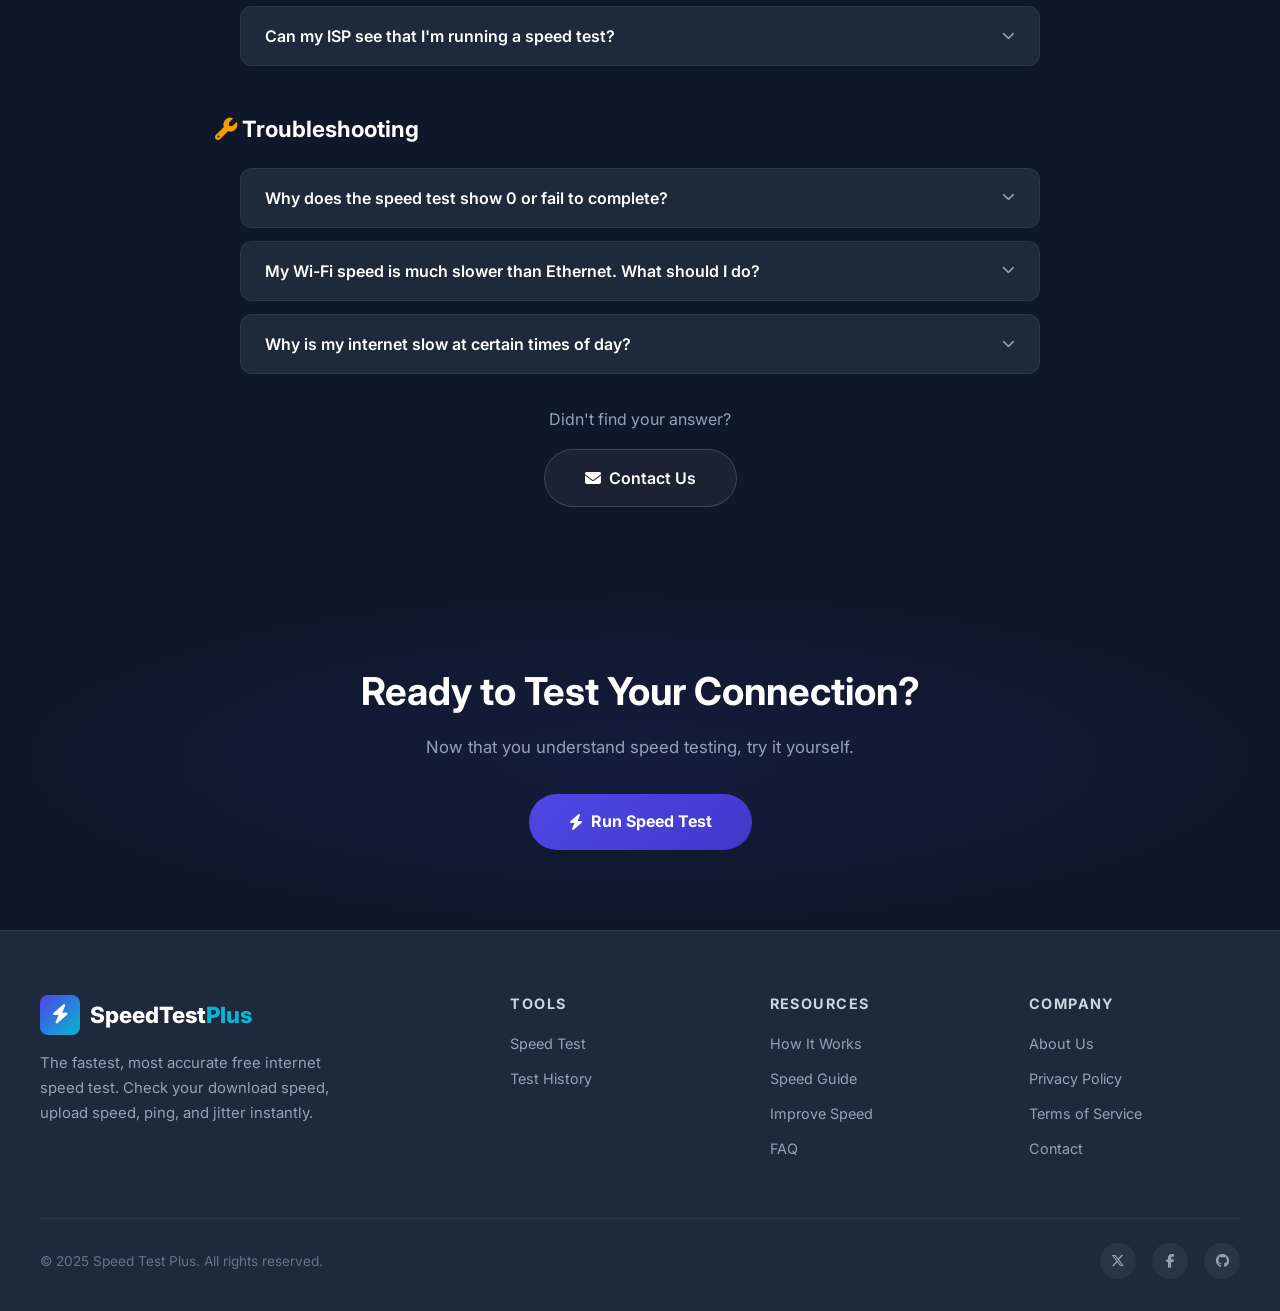
<file: faq.html>
<!DOCTYPE html>
<html lang="en">
<head<script async src="https://pagead2.googlesyndication.com/pagead/js/adsbygoogle.js?client=ca-pub-7744791430316817"
     crossorigin="anonymous"></script>>
  <meta charset="UTF-8">
  <meta name="viewport" content="width=device-width, initial-scale=1.0">
  <title>Internet Speed Test FAQ - Common Questions Answered | Speed Test Plus</title>
  <meta name="description" content="Answers to frequently asked questions about internet speed tests. Learn about speed test accuracy, good internet speeds, how to improve your connection, and more.">
  <meta name="keywords" content="speed test FAQ, internet speed questions, what is good internet speed, why is my internet slow, speed test accuracy, how to check internet speed">
  <meta name="robots" content="index, follow">
  <link rel="canonical" href="https://speedtestplus.vercel.app/faq.html">

  <meta property="og:type" content="website">
  <meta property="og:title" content="Internet Speed Test FAQ | Speed Test Plus">
  <meta property="og:description" content="Get answers to common questions about internet speed testing.">
  <meta property="og:url" content="https://speedtestplus.vercel.app/faq.html">

  <link rel="preconnect" href="https://fonts.googleapis.com">
  <link rel="preconnect" href="https://fonts.gstatic.com" crossorigin>
  <link href="https://fonts.googleapis.com/css2?family=Inter:wght@300;400;500;600;700;800;900&family=JetBrains+Mono:wght@400;500;600;700;800&display=swap" rel="stylesheet">
  <link rel="stylesheet" href="https://cdn.jsdelivr.net/npm/@fortawesome/fontawesome-free@6.5.1/css/all.min.css">
  <link rel="stylesheet" href="css/style.css">
  <link rel="icon" type="image/svg+xml" href="data:image/svg+xml,<svg xmlns='http://www.w3.org/2000/svg' viewBox='0 0 100 100'><text y='.9em' font-size='90'>⚡</text></svg>">

  <!-- FAQ Schema for Featured Snippets -->
  <script type="application/ld+json">
  {
    "@context": "https://schema.org",
    "@type": "FAQPage",
    "mainEntity": [
      {
        "@type": "Question",
        "name": "How accurate is an online speed test?",
        "acceptedAnswer": {
          "@type": "Answer",
          "text": "Online speed tests like Speed Test Plus are highly accurate when performed correctly. For best results, use a wired Ethernet connection, close other apps, and run multiple tests. Results typically fall within 5-10% of your actual connection speed."
        }
      },
      {
        "@type": "Question",
        "name": "What is a good internet speed?",
        "acceptedAnswer": {
          "@type": "Answer",
          "text": "25 Mbps is good for single-user browsing and HD streaming. 50 Mbps handles multiple devices and 4K streaming. 100+ Mbps is ideal for large households, gaming, and heavy usage. For gaming, a ping under 30ms is more important than raw speed."
        }
      },
      {
        "@type": "Question",
        "name": "Why is my internet speed slower than what I pay for?",
        "acceptedAnswer": {
          "@type": "Answer",
          "text": "ISPs advertise 'up to' speeds, which are maximum theoretical throughput. Real-world speeds are affected by Wi-Fi interference, network congestion, distance from router, number of connected devices, and time of day. Using Ethernet instead of Wi-Fi often reveals speeds closer to your plan."
        }
      },
      {
        "@type": "Question",
        "name": "What is the difference between download and upload speed?",
        "acceptedAnswer": {
          "@type": "Answer",
          "text": "Download speed is how fast data travels from the internet to your device (for streaming, browsing, downloading). Upload speed is how fast data goes from your device to the internet (for video calls, uploading files, live streaming). Most plans have faster download than upload speeds."
        }
      },
      {
        "@type": "Question",
        "name": "What is ping and why does it matter?",
        "acceptedAnswer": {
          "@type": "Answer",
          "text": "Ping (latency) measures the reaction time of your connection in milliseconds. It's how long it takes for data to make a round trip between your device and a server. Low ping (under 30ms) is critical for gaming, video calls, and any real-time interaction. High ping (over 100ms) causes noticeable lag."
        }
      },
      {
        "@type": "Question",
        "name": "How often should I run a speed test?",
        "acceptedAnswer": {
          "@type": "Answer",
          "text": "Run speed tests at least once a month to monitor your ISP's performance. Test more frequently if you notice slowdowns, after changing router settings, or when evaluating a new ISP plan. Run tests at different times of day to understand peak vs off-peak performance."
        }
      },
      {
        "@type": "Question",
        "name": "Does using a VPN affect my speed test results?",
        "acceptedAnswer": {
          "@type": "Answer",
          "text": "Yes. VPNs add encryption overhead and route your traffic through additional servers, which typically reduces speeds by 10-30% and increases ping. For accurate speed test results, disable your VPN first. The VPN speed reduction is normal and expected."
        }
      }
    ]
  }
  </script>
</head>
<body>

  <!-- NAVIGATION -->
  <nav class="navbar" role="navigation" aria-label="Main navigation">
    <div class="nav-container">
      <a href="index.html" class="nav-logo" aria-label="Speed Test Plus Home">
        <div class="logo-icon"><i class="fas fa-bolt"></i></div>
        <span>SpeedTest<span class="logo-plus">Plus</span></span>
      </a>
      <ul class="nav-links">
        <li><a href="index.html">Speed Test</a></li>
        <li><a href="how-it-works.html">How It Works</a></li>
        <li><a href="internet-speed-guide.html">Speed Guide</a></li>
        <li><a href="tips.html">Improve Speed</a></li>
        <li><a href="faq.html" class="active">FAQ</a></li>
        <li><a href="about.html">About</a></li>
        <li><a href="index.html#speed-test" class="nav-cta">Run Test</a></li>
      </ul>
      <button class="hamburger" aria-label="Toggle menu">
        <span></span><span></span><span></span>
      </button>
    </div>
  </nav>

  <!-- PAGE HERO -->
  <section class="page-hero">
    <nav class="breadcrumbs" aria-label="Breadcrumb">
      <a href="index.html">Home</a>
      <span class="separator">/</span>
      <span>FAQ</span>
    </nav>
    <h1>Frequently Asked Questions</h1>
    <p>Everything you want to know about internet speed testing, explained in simple terms.</p>
  </section>

  <!-- FAQ CONTENT -->
  <section class="section">
    <div class="container" style="max-width:850px;">

      <!-- General Questions -->
      <h2 style="margin-bottom:1.5rem;font-size:1.4rem;" class="fade-in">
        <i class="fas fa-circle-question" style="color:var(--primary-light);"></i> General Questions
      </h2>

      <div class="faq-list fade-in">
        <div class="faq-item">
          <button class="faq-question" aria-expanded="false">
            <span>How accurate is an online speed test?</span>
            <i class="fas fa-chevron-down"></i>
          </button>
          <div class="faq-answer">
            <div class="faq-answer-inner">
              <p>Online speed tests like Speed Test Plus are highly accurate when performed correctly. For best results, use a wired Ethernet connection, close other apps and browser tabs, and run multiple tests. Results typically fall within 5-10% of your actual connection speed.</p>
              <p>Speed Test Plus uses Cloudflare's global edge network with servers in 300+ cities, statistical analysis to remove outliers, and adaptive file sizing for precision across all connection speeds.</p>
            </div>
          </div>
        </div>

        <div class="faq-item">
          <button class="faq-question" aria-expanded="false">
            <span>What is a good internet speed?</span>
            <i class="fas fa-chevron-down"></i>
          </button>
          <div class="faq-answer">
            <div class="faq-answer-inner">
              <p>It depends on your usage:</p>
              <ul>
                <li><strong>25 Mbps:</strong> Good for 1-2 people, browsing, HD streaming</li>
                <li><strong>50 Mbps:</strong> Good for 2-3 people, multiple devices, 4K streaming</li>
                <li><strong>100 Mbps:</strong> Great for 3-5 people, heavy usage, gaming</li>
                <li><strong>200+ Mbps:</strong> Ideal for large households, 4K on multiple screens, smart home</li>
                <li><strong>500+ Mbps:</strong> Power users, content creators, many devices</li>
              </ul>
              <p>For gaming, <strong>ping under 30ms</strong> matters more than download speed.</p>
            </div>
          </div>
        </div>

        <div class="faq-item">
          <button class="faq-question" aria-expanded="false">
            <span>Why is my internet speed slower than what I pay for?</span>
            <i class="fas fa-chevron-down"></i>
          </button>
          <div class="faq-answer">
            <div class="faq-answer-inner">
              <p>ISPs advertise "up to" speeds, which represent maximum theoretical throughput under ideal conditions. Real-world speeds are affected by many factors:</p>
              <ul>
                <li><strong>Wi-Fi vs Ethernet:</strong> Wi-Fi can reduce speeds by 20-50%</li>
                <li><strong>Network congestion:</strong> Peak hours (7-11 PM) slow everyone down</li>
                <li><strong>Distance from router:</strong> Signal weakens with distance and through walls</li>
                <li><strong>Connected devices:</strong> Bandwidth is shared among all devices</li>
                <li><strong>Router age/quality:</strong> Older routers bottleneck fast connections</li>
                <li><strong>ISP throttling:</strong> Some ISPs reduce speeds for certain activities</li>
              </ul>
              <p>Try testing with Ethernet to see your true connection speed. If it's still significantly below your plan, contact your ISP.</p>
            </div>
          </div>
        </div>

        <div class="faq-item">
          <button class="faq-question" aria-expanded="false">
            <span>What is the difference between download and upload speed?</span>
            <i class="fas fa-chevron-down"></i>
          </button>
          <div class="faq-answer">
            <div class="faq-answer-inner">
              <p><strong>Download speed</strong> measures how fast data travels from the internet to your device. It matters for streaming videos, loading web pages, downloading files, and gaming updates.</p>
              <p><strong>Upload speed</strong> measures how fast data travels from your device to the internet. It's important for video calls, live streaming, uploading files to cloud storage, and sending emails with attachments.</p>
              <p>Most ISP plans are <strong>asymmetric</strong> — download speed is much higher than upload. Fiber optic connections often offer <strong>symmetrical speeds</strong> (equal upload and download).</p>
            </div>
          </div>
        </div>

        <div class="faq-item">
          <button class="faq-question" aria-expanded="false">
            <span>What is ping and why does it matter?</span>
            <i class="fas fa-chevron-down"></i>
          </button>
          <div class="faq-answer">
            <div class="faq-answer-inner">
              <p><strong>Ping</strong> (also called latency) measures the reaction time of your connection in milliseconds. It's how long it takes for a small data packet to travel from your device to a server and back.</p>
              <ul>
                <li><strong>Under 20ms:</strong> Excellent — imperceptible delay</li>
                <li><strong>20-50ms:</strong> Good — suitable for gaming and video calls</li>
                <li><strong>50-100ms:</strong> Fair — noticeable in competitive gaming</li>
                <li><strong>100-200ms:</strong> Poor — visible lag in real-time activities</li>
                <li><strong>Over 200ms:</strong> Bad — frustrating for most online activities</li>
              </ul>
              <p>Low ping is <strong>critical for gaming, video conferencing, and any real-time interaction</strong>. It's often more important than raw speed for these activities.</p>
            </div>
          </div>
        </div>

        <div class="faq-item">
          <button class="faq-question" aria-expanded="false">
            <span>What is jitter?</span>
            <i class="fas fa-chevron-down"></i>
          </button>
          <div class="faq-answer">
            <div class="faq-answer-inner">
              <p><strong>Jitter</strong> is the variation in your ping time — how much your latency fluctuates. If your ping jumps between 10ms and 50ms, you have high jitter even though the average might seem okay.</p>
              <p>High jitter causes:</p>
              <ul>
                <li>Choppy or frozen video calls</li>
                <li>Random lag spikes in games</li>
                <li>Audio/video desync in streaming</li>
                <li>Unstable VoIP (internet phone) calls</li>
              </ul>
              <p><strong>Good jitter:</strong> Under 5ms. <strong>Acceptable:</strong> Under 30ms. High jitter usually indicates Wi-Fi problems, network congestion, or a poor connection quality.</p>
            </div>
          </div>
        </div>
      </div>

      <div class="ad-slot ad-slot-horizontal mt-4 mb-4" aria-hidden="true">
        <span>Advertisement</span>
      </div>

      <!-- Technical Questions -->
      <h2 style="margin-bottom:1.5rem;margin-top:3rem;font-size:1.4rem;" class="fade-in">
        <i class="fas fa-gear" style="color:var(--secondary);"></i> Technical Questions
      </h2>

      <div class="faq-list fade-in">
        <div class="faq-item">
          <button class="faq-question" aria-expanded="false">
            <span>How often should I run a speed test?</span>
            <i class="fas fa-chevron-down"></i>
          </button>
          <div class="faq-answer">
            <div class="faq-answer-inner">
              <p>We recommend running speed tests:</p>
              <ul>
                <li><strong>Monthly:</strong> Regular monitoring of your ISP's performance</li>
                <li><strong>When you notice slowdowns:</strong> To quantify the problem</li>
                <li><strong>After changing router settings:</strong> To verify improvements</li>
                <li><strong>Different times of day:</strong> To see peak vs off-peak differences</li>
                <li><strong>After ISP changes:</strong> When upgrading your plan or switching providers</li>
              </ul>
              <p>Speed Test Plus saves your history locally, making it easy to track trends over time.</p>
            </div>
          </div>
        </div>

        <div class="faq-item">
          <button class="faq-question" aria-expanded="false">
            <span>Does using a VPN affect my speed test results?</span>
            <i class="fas fa-chevron-down"></i>
          </button>
          <div class="faq-answer">
            <div class="faq-answer-inner">
              <p>Yes. VPNs affect speed tests in two ways:</p>
              <ul>
                <li><strong>Encryption overhead:</strong> All data must be encrypted/decrypted, using CPU resources</li>
                <li><strong>Additional routing:</strong> Traffic goes through VPN servers, adding distance and latency</li>
              </ul>
              <p>Typical VPN speed reduction is <strong>10-30%</strong>, with ping increasing by 10-50ms or more depending on server location.</p>
              <p>For accurate baseline results, <strong>disable your VPN</strong> before testing. If you want to know your speed while using a VPN (which is also useful), run a separate test with VPN enabled.</p>
            </div>
          </div>
        </div>

        <div class="faq-item">
          <button class="faq-question" aria-expanded="false">
            <span>Why do I get different results on different speed test sites?</span>
            <i class="fas fa-chevron-down"></i>
          </button>
          <div class="faq-answer">
            <div class="faq-answer-inner">
              <p>Speed test results vary between sites because:</p>
              <ul>
                <li><strong>Server location:</strong> Different test servers in different locations</li>
                <li><strong>Testing methodology:</strong> Different algorithms, file sizes, and connection methods</li>
                <li><strong>Server capacity:</strong> Some test servers may be overloaded</li>
                <li><strong>ISP peering:</strong> Your ISP may have faster routes to some test servers</li>
                <li><strong>Network conditions:</strong> Internet conditions change second-by-second</li>
              </ul>
              <p>For consistency, use the same speed test at the same time of day. Speed Test Plus uses Cloudflare's edge network for consistent, reliable testing.</p>
            </div>
          </div>
        </div>

        <div class="faq-item">
          <button class="faq-question" aria-expanded="false">
            <span>What's the difference between Mbps and MB/s?</span>
            <i class="fas fa-chevron-down"></i>
          </button>
          <div class="faq-answer">
            <div class="faq-answer-inner">
              <p><strong>Mbps</strong> = Mega<em>bits</em> per second — used by ISPs and speed tests.</p>
              <p><strong>MB/s</strong> = Mega<em>bytes</em> per second — used by download managers and file explorers.</p>
              <p>Since 1 byte = 8 bits: <strong>1 MB/s = 8 Mbps</strong></p>
              <p>So a 100 Mbps connection downloads at about <strong>12.5 MB/s</strong>. This is why your file download speed seems lower than your speed test result — it's just a different unit!</p>
            </div>
          </div>
        </div>

        <div class="faq-item">
          <button class="faq-question" aria-expanded="false">
            <span>Is Wi-Fi 6 worth upgrading to?</span>
            <i class="fas fa-chevron-down"></i>
          </button>
          <div class="faq-answer">
            <div class="faq-answer-inner">
              <p>If you have more than 5-10 connected devices or a fast internet plan (200+ Mbps), <strong>Wi-Fi 6 (802.11ax) is absolutely worth it</strong>. Benefits include:</p>
              <ul>
                <li>Up to 4x faster speeds than Wi-Fi 5</li>
                <li>OFDMA technology handles many devices simultaneously</li>
                <li>Target Wake Time (TWT) improves battery life for mobile devices</li>
                <li>MU-MIMO serves multiple devices at once</li>
                <li>Better performance in crowded environments</li>
              </ul>
              <p>Note: Your devices also need Wi-Fi 6 support to benefit. Most phones, laptops, and tablets from 2020+ support Wi-Fi 6.</p>
            </div>
          </div>
        </div>

        <div class="faq-item">
          <button class="faq-question" aria-expanded="false">
            <span>Does Speed Test Plus store my personal data?</span>
            <i class="fas fa-chevron-down"></i>
          </button>
          <div class="faq-answer">
            <div class="faq-answer-inner">
              <p><strong>No.</strong> Speed Test Plus is committed to your privacy:</p>
              <ul>
                <li>All test results are stored <strong>locally in your browser</strong> (localStorage)</li>
                <li>We do <strong>not</strong> collect, track, or store personal data on servers</li>
                <li>We do <strong>not</strong> require registration or login</li>
                <li>We do <strong>not</strong> use tracking cookies</li>
                <li>You can clear your local test history anytime</li>
              </ul>
              <p>Your speed test data stays on your device. Period.</p>
            </div>
          </div>
        </div>

        <div class="faq-item">
          <button class="faq-question" aria-expanded="false">
            <span>Can my ISP see that I'm running a speed test?</span>
            <i class="fas fa-chevron-down"></i>
          </button>
          <div class="faq-answer">
            <div class="faq-answer-inner">
              <p>Your ISP can see that you're transferring data to speed test servers, but they can't see the specific results. Some ISPs have been known to <strong>prioritize speed test traffic</strong> to make their speeds look better ("fast lanes").</p>
              <p>Speed Test Plus uses Cloudflare's general-purpose edge servers rather than dedicated speed test infrastructure, making it harder for ISPs to identify and prioritize the traffic. This can give you a more <strong>realistic picture of your everyday speeds</strong>.</p>
            </div>
          </div>
        </div>
      </div>

      <!-- Troubleshooting -->
      <h2 style="margin-bottom:1.5rem;margin-top:3rem;font-size:1.4rem;" class="fade-in">
        <i class="fas fa-wrench" style="color:var(--accent);"></i> Troubleshooting
      </h2>

      <div class="faq-list fade-in">
        <div class="faq-item">
          <button class="faq-question" aria-expanded="false">
            <span>Why does the speed test show 0 or fail to complete?</span>
            <i class="fas fa-chevron-down"></i>
          </button>
          <div class="faq-answer">
            <div class="faq-answer-inner">
              <p>If the speed test fails or shows 0, common causes include:</p>
              <ul>
                <li><strong>Browser extensions:</strong> Ad blockers or privacy extensions may block test requests. Try disabling them or using incognito mode.</li>
                <li><strong>Network restrictions:</strong> Corporate or school networks may block speed test traffic.</li>
                <li><strong>Very slow connection:</strong> Connections under 1 Mbps may timeout before completing.</li>
                <li><strong>Browser compatibility:</strong> Use a modern browser (Chrome, Firefox, Edge, Safari).</li>
                <li><strong>Firewall/antivirus:</strong> Security software may interfere with test connections.</li>
              </ul>
            </div>
          </div>
        </div>

        <div class="faq-item">
          <button class="faq-question" aria-expanded="false">
            <span>My Wi-Fi speed is much slower than Ethernet. What should I do?</span>
            <i class="fas fa-chevron-down"></i>
          </button>
          <div class="faq-answer">
            <div class="faq-answer-inner">
              <p>Some difference is normal (Wi-Fi is always slower), but if the gap is very large:</p>
              <ul>
                <li>Move closer to the router</li>
                <li>Switch to the 5GHz band instead of 2.4GHz</li>
                <li>Check for Wi-Fi channel congestion (use an app like WiFi Analyzer)</li>
                <li>Update your router firmware</li>
                <li>Consider upgrading to a Wi-Fi 6 router</li>
                <li>Add a mesh Wi-Fi system for better coverage</li>
                <li>Check if your device's Wi-Fi adapter is outdated</li>
              </ul>
            </div>
          </div>
        </div>

        <div class="faq-item">
          <button class="faq-question" aria-expanded="false">
            <span>Why is my internet slow at certain times of day?</span>
            <i class="fas fa-chevron-down"></i>
          </button>
          <div class="faq-answer">
            <div class="faq-answer-inner">
              <p>This is called <strong>network congestion</strong> — when many users in your area are online simultaneously. Peak hours are typically <strong>7 PM to 11 PM</strong> when people stream, game, and browse after work/school.</p>
              <p>Cable and DSL connections are more susceptible because they share bandwidth with neighbors. Fiber connections are generally less affected.</p>
              <p>If congestion is a persistent problem, consider upgrading to fiber or switching to an ISP with less congestion in your area.</p>
            </div>
          </div>
        </div>
      </div>

      <div class="text-center mt-4 fade-in">
        <p style="color:var(--gray-400);margin-bottom:1rem;">Didn't find your answer?</p>
        <a href="contact.html" class="btn-secondary"><i class="fas fa-envelope"></i> Contact Us</a>
      </div>

    </div>
  </section>

  <!-- CTA -->
  <section class="cta-section">
    <h2>Ready to Test Your Connection?</h2>
    <p>Now that you understand speed testing, try it yourself.</p>
    <a href="index.html#speed-test" class="btn-primary"><i class="fas fa-bolt"></i> Run Speed Test</a>
  </section>

  <!-- FOOTER -->
  <footer class="footer" role="contentinfo">
    <div class="footer-grid">
      <div class="footer-brand">
        <a href="index.html" class="nav-logo">
          <div class="logo-icon"><i class="fas fa-bolt"></i></div>
          <span>SpeedTest<span class="logo-plus">Plus</span></span>
        </a>
        <p>The fastest, most accurate free internet speed test. Check your download speed, upload speed, ping, and jitter instantly.</p>
      </div>
      <div class="footer-col">
        <h4>Tools</h4>
        <ul>
          <li><a href="index.html">Speed Test</a></li>
          <li><a href="index.html#history">Test History</a></li>
        </ul>
      </div>
      <div class="footer-col">
        <h4>Resources</h4>
        <ul>
          <li><a href="how-it-works.html">How It Works</a></li>
          <li><a href="internet-speed-guide.html">Speed Guide</a></li>
          <li><a href="tips.html">Improve Speed</a></li>
          <li><a href="faq.html">FAQ</a></li>
        </ul>
      </div>
      <div class="footer-col">
        <h4>Company</h4>
        <ul>
          <li><a href="about.html">About Us</a></li>
          <li><a href="privacy.html">Privacy Policy</a></li>
          <li><a href="terms.html">Terms of Service</a></li>
          <li><a href="contact.html">Contact</a></li>
        </ul>
      </div>
    </div>
    <div class="footer-bottom">
      <p>&copy; 2025 Speed Test Plus. All rights reserved.</p>
      <div class="footer-social">
        <a href="#" aria-label="Twitter"><i class="fab fa-x-twitter"></i></a>
        <a href="#" aria-label="Facebook"><i class="fab fa-facebook-f"></i></a>
        <a href="#" aria-label="GitHub"><i class="fab fa-github"></i></a>
      </div>
    </div>
  </footer>

  <script src="js/main.js"></script>
</body>
</html>
</file>
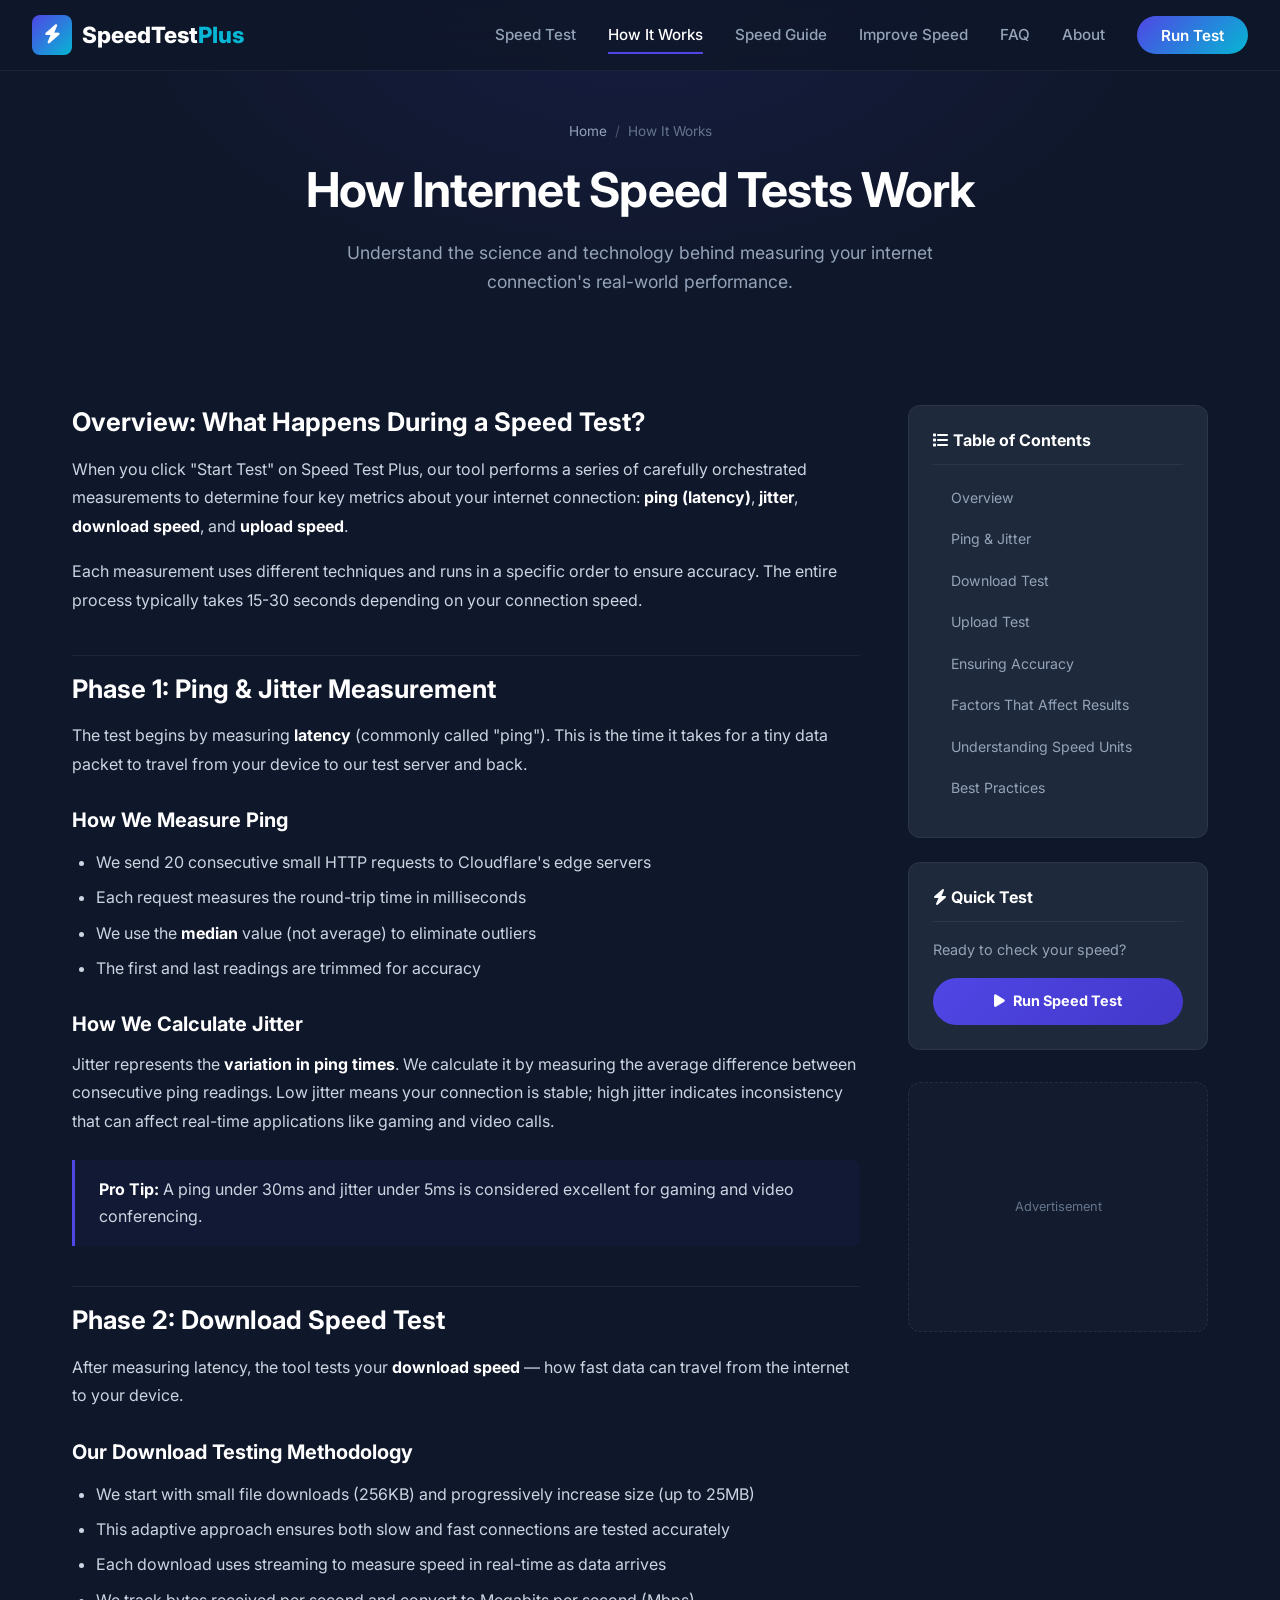
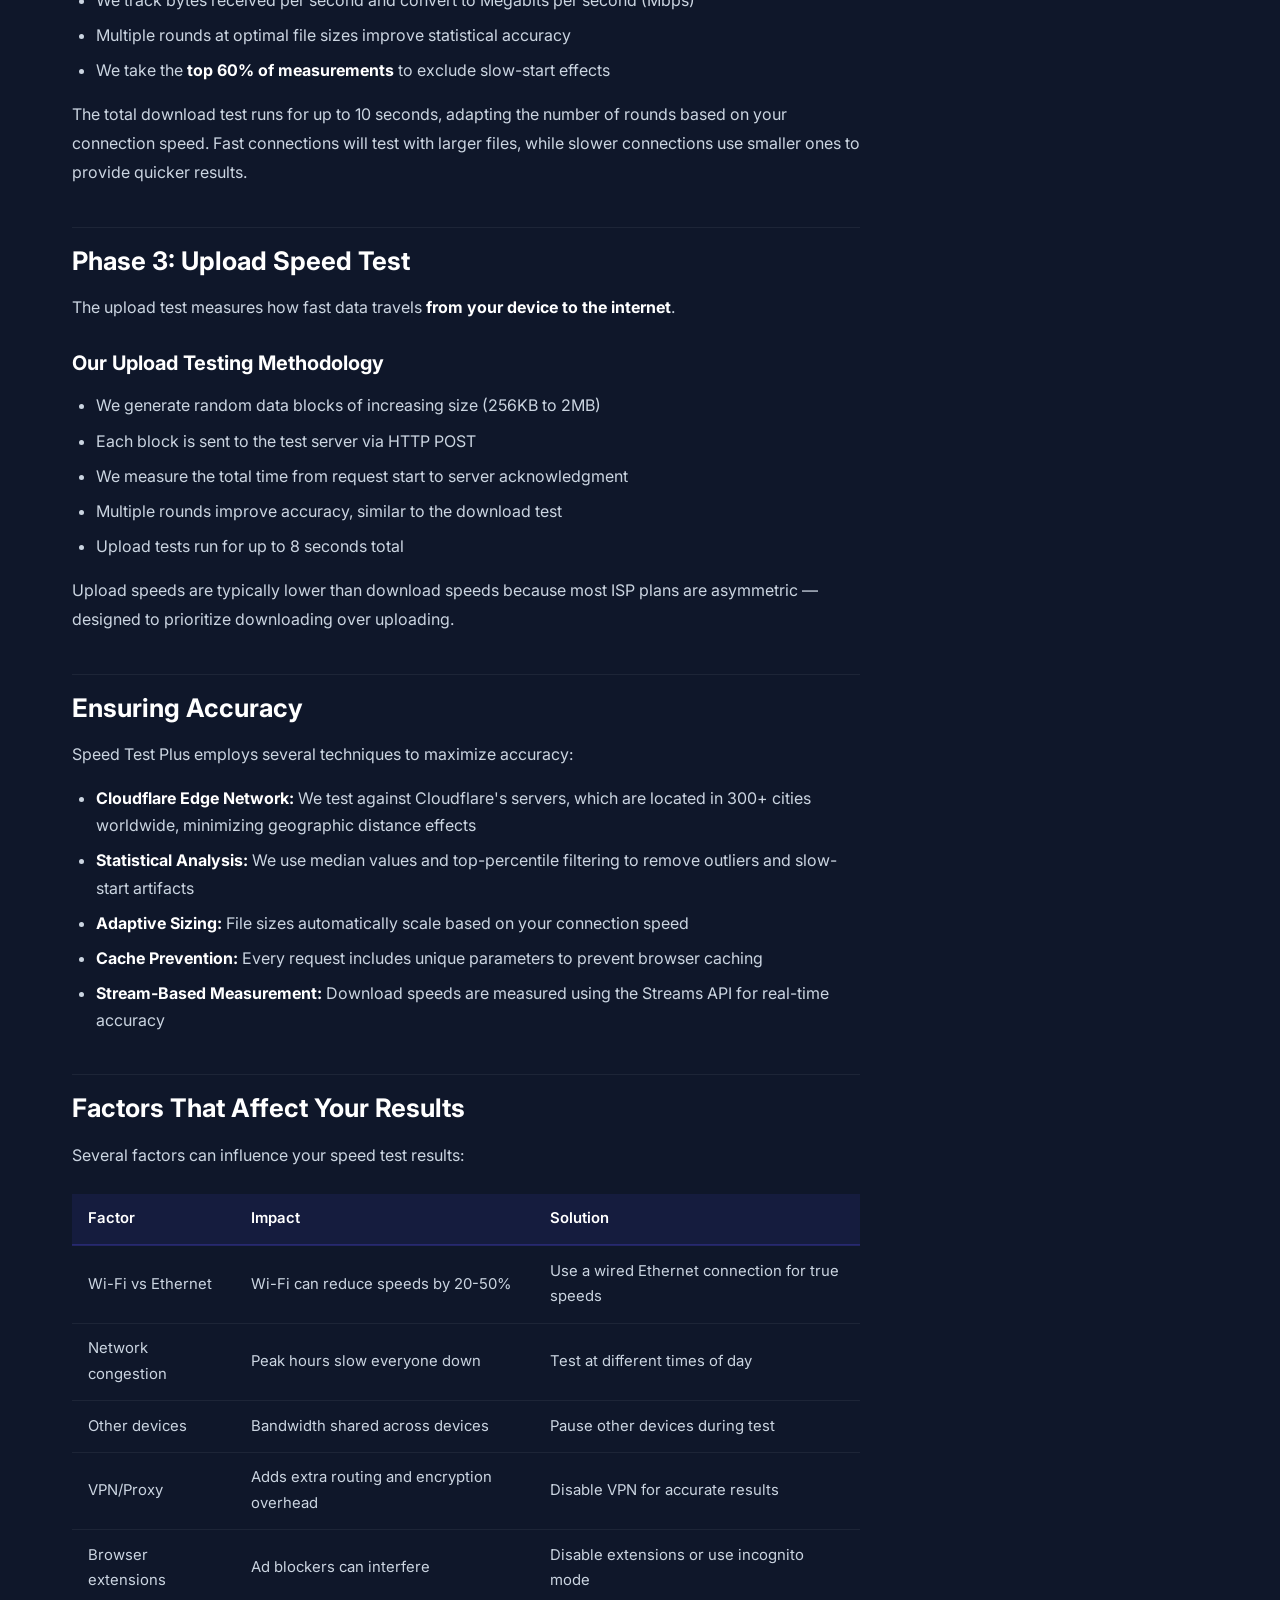
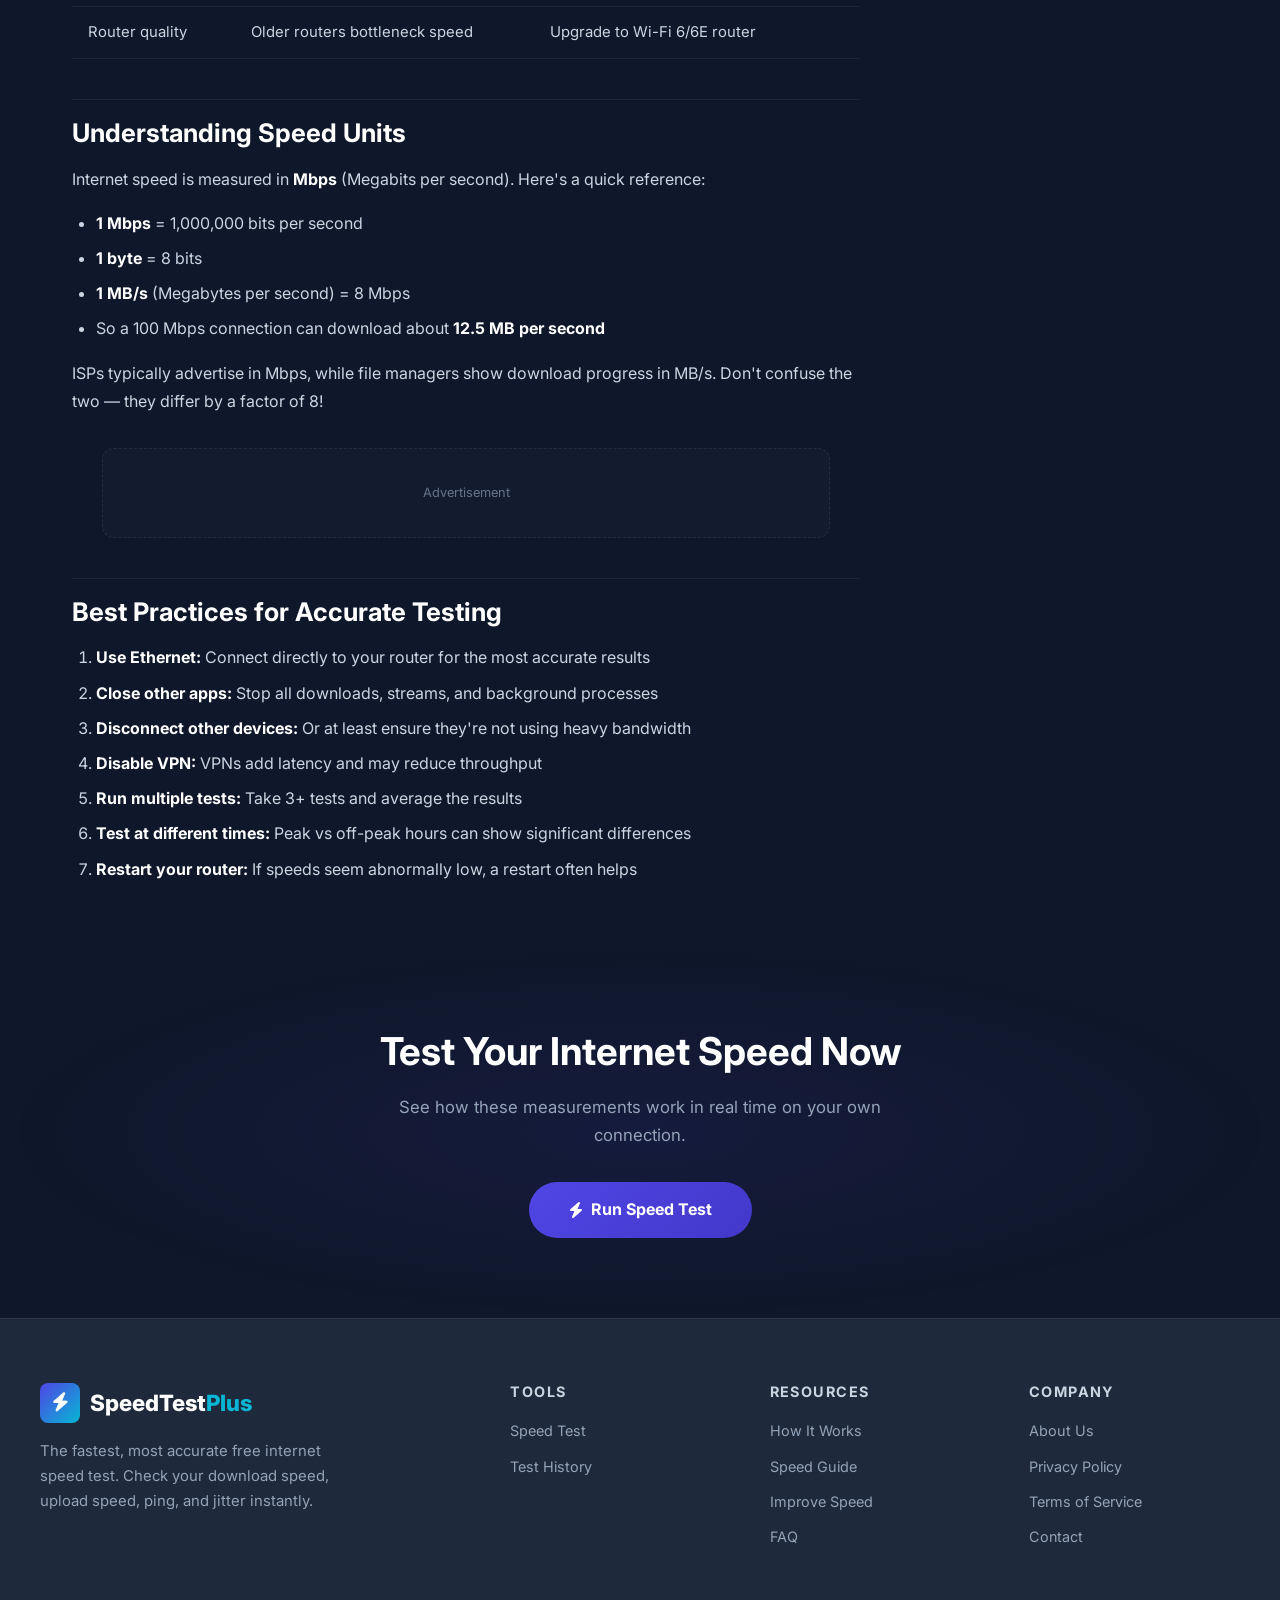
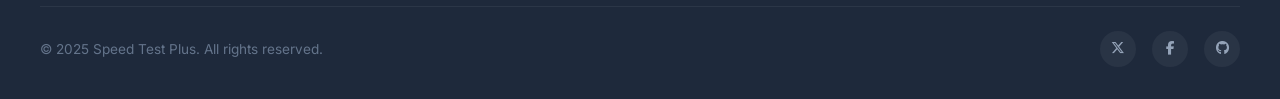
<file: how-it-works.html>
<!DOCTYPE html>
<html lang="en">
<head>
  <script async src="https://pagead2.googlesyndication.com/pagead/js/adsbygoogle.js?client=ca-pub-7744791430316817"
     crossorigin="anonymous"></script>
  <script async custom-element="amp-auto-ads"
        src="https://cdn.ampproject.org/v0/amp-auto-ads-0.1.js">
</script>
  <meta charset="UTF-8">
  <meta name="viewport" content="width=device-width, initial-scale=1.0">
  <title>How Internet Speed Tests Work | Speed Test Plus</title>
  <meta name="description" content="Learn how internet speed tests work. Understand the technology behind download speed, upload speed, ping, and jitter measurements with our detailed guide.">
  <meta name="keywords" content="how speed test works, internet speed test explained, download speed measurement, upload speed test, ping test explained, how to test internet speed">
  <meta name="robots" content="index, follow">
  <link rel="canonical" href="https://speedtestplus.vercel.app/how-it-works.html">

  <meta property="og:type" content="article">
  <meta property="og:title" content="How Internet Speed Tests Work | Speed Test Plus">
  <meta property="og:description" content="Understand the technology behind speed testing — download, upload, ping, and jitter.">
  <meta property="og:url" content="https://speedtestplus.vercel.app/how-it-works.html">

  <link rel="preconnect" href="https://fonts.googleapis.com">
  <link rel="preconnect" href="https://fonts.gstatic.com" crossorigin>
  <link href="https://fonts.googleapis.com/css2?family=Inter:wght@300;400;500;600;700;800;900&family=JetBrains+Mono:wght@400;500;600;700;800&display=swap" rel="stylesheet">
  <link rel="stylesheet" href="https://cdn.jsdelivr.net/npm/@fortawesome/fontawesome-free@6.5.1/css/all.min.css">
  <link rel="stylesheet" href="css/style.css">
  <link rel="icon" type="image/svg+xml" href="data:image/svg+xml,<svg xmlns='http://www.w3.org/2000/svg' viewBox='0 0 100 100'><text y='.9em' font-size='90'>⚡</text></svg>">

  <script type="application/ld+json">
  {
    "@context": "https://schema.org",
    "@type": "Article",
    "headline": "How Internet Speed Tests Work",
    "description": "A comprehensive guide to how internet speed tests measure download speed, upload speed, ping, and jitter.",
    "author": { "@type": "Organization", "name": "Speed Test Plus" },
    "publisher": { "@type": "Organization", "name": "Speed Test Plus" },
    "datePublished": "2025-01-01",
    "dateModified": "2025-06-01"
  }
  </script>
</head>
<body>

  <!-- NAVIGATION -->
  <nav class="navbar" role="navigation" aria-label="Main navigation">
    <div class="nav-container">
      <a href="index.html" class="nav-logo" aria-label="Speed Test Plus Home">
        <div class="logo-icon"><i class="fas fa-bolt"></i></div>
        <span>SpeedTest<span class="logo-plus">Plus</span></span>
      </a>
      <ul class="nav-links">
        <li><a href="index.html">Speed Test</a></li>
        <li><a href="how-it-works.html" class="active">How It Works</a></li>
        <li><a href="internet-speed-guide.html">Speed Guide</a></li>
        <li><a href="tips.html">Improve Speed</a></li>
        <li><a href="faq.html">FAQ</a></li>
        <li><a href="about.html">About</a></li>
        <li><a href="index.html#speed-test" class="nav-cta">Run Test</a></li>
      </ul>
      <button class="hamburger" aria-label="Toggle menu">
        <span></span><span></span><span></span>
      </button>
    </div>
  </nav>

  <!-- PAGE HERO -->
  <section class="page-hero">
    <nav class="breadcrumbs" aria-label="Breadcrumb">
      <a href="index.html">Home</a>
      <span class="separator">/</span>
      <span>How It Works</span>
    </nav>
    <h1>How Internet Speed Tests Work</h1>
    <p>Understand the science and technology behind measuring your internet connection's real-world performance.</p>
  </section>

  <!-- CONTENT -->
  <div class="content-layout">
    <main class="content-main">
      <article class="article-content">
        <h2 id="overview">Overview: What Happens During a Speed Test?</h2>
        <p>When you click "Start Test" on Speed Test Plus, our tool performs a series of carefully orchestrated measurements to determine four key metrics about your internet connection: <strong>ping (latency)</strong>, <strong>jitter</strong>, <strong>download speed</strong>, and <strong>upload speed</strong>.</p>
        <p>Each measurement uses different techniques and runs in a specific order to ensure accuracy. The entire process typically takes 15-30 seconds depending on your connection speed.</p>

        <h2 id="ping-measurement">Phase 1: Ping &amp; Jitter Measurement</h2>
        <p>The test begins by measuring <strong>latency</strong> (commonly called "ping"). This is the time it takes for a tiny data packet to travel from your device to our test server and back.</p>
        <h3>How We Measure Ping</h3>
        <ul>
          <li>We send 20 consecutive small HTTP requests to Cloudflare's edge servers</li>
          <li>Each request measures the round-trip time in milliseconds</li>
          <li>We use the <strong>median</strong> value (not average) to eliminate outliers</li>
          <li>The first and last readings are trimmed for accuracy</li>
        </ul>
        <h3>How We Calculate Jitter</h3>
        <p>Jitter represents the <strong>variation in ping times</strong>. We calculate it by measuring the average difference between consecutive ping readings. Low jitter means your connection is stable; high jitter indicates inconsistency that can affect real-time applications like gaming and video calls.</p>
        <blockquote>
          <strong>Pro Tip:</strong> A ping under 30ms and jitter under 5ms is considered excellent for gaming and video conferencing.
        </blockquote>

        <h2 id="download-test">Phase 2: Download Speed Test</h2>
        <p>After measuring latency, the tool tests your <strong>download speed</strong> — how fast data can travel from the internet to your device.</p>
        <h3>Our Download Testing Methodology</h3>
        <ul>
          <li>We start with small file downloads (256KB) and progressively increase size (up to 25MB)</li>
          <li>This adaptive approach ensures both slow and fast connections are tested accurately</li>
          <li>Each download uses streaming to measure speed in real-time as data arrives</li>
          <li>We track bytes received per second and convert to Megabits per second (Mbps)</li>
          <li>Multiple rounds at optimal file sizes improve statistical accuracy</li>
          <li>We take the <strong>top 60% of measurements</strong> to exclude slow-start effects</li>
        </ul>
        <p>The total download test runs for up to 10 seconds, adapting the number of rounds based on your connection speed. Fast connections will test with larger files, while slower connections use smaller ones to provide quicker results.</p>

        <h2 id="upload-test">Phase 3: Upload Speed Test</h2>
        <p>The upload test measures how fast data travels <strong>from your device to the internet</strong>.</p>
        <h3>Our Upload Testing Methodology</h3>
        <ul>
          <li>We generate random data blocks of increasing size (256KB to 2MB)</li>
          <li>Each block is sent to the test server via HTTP POST</li>
          <li>We measure the total time from request start to server acknowledgment</li>
          <li>Multiple rounds improve accuracy, similar to the download test</li>
          <li>Upload tests run for up to 8 seconds total</li>
        </ul>
        <p>Upload speeds are typically lower than download speeds because most ISP plans are asymmetric — designed to prioritize downloading over uploading.</p>

        <h2 id="accuracy">Ensuring Accuracy</h2>
        <p>Speed Test Plus employs several techniques to maximize accuracy:</p>
        <ul>
          <li><strong>Cloudflare Edge Network:</strong> We test against Cloudflare's servers, which are located in 300+ cities worldwide, minimizing geographic distance effects</li>
          <li><strong>Statistical Analysis:</strong> We use median values and top-percentile filtering to remove outliers and slow-start artifacts</li>
          <li><strong>Adaptive Sizing:</strong> File sizes automatically scale based on your connection speed</li>
          <li><strong>Cache Prevention:</strong> Every request includes unique parameters to prevent browser caching</li>
          <li><strong>Stream-Based Measurement:</strong> Download speeds are measured using the Streams API for real-time accuracy</li>
        </ul>

        <h2 id="factors">Factors That Affect Your Results</h2>
        <p>Several factors can influence your speed test results:</p>
        <table class="speed-table">
          <thead>
            <tr>
              <th>Factor</th>
              <th>Impact</th>
              <th>Solution</th>
            </tr>
          </thead>
          <tbody>
            <tr>
              <td>Wi-Fi vs Ethernet</td>
              <td>Wi-Fi can reduce speeds by 20-50%</td>
              <td>Use a wired Ethernet connection for true speeds</td>
            </tr>
            <tr>
              <td>Network congestion</td>
              <td>Peak hours slow everyone down</td>
              <td>Test at different times of day</td>
            </tr>
            <tr>
              <td>Other devices</td>
              <td>Bandwidth shared across devices</td>
              <td>Pause other devices during test</td>
            </tr>
            <tr>
              <td>VPN/Proxy</td>
              <td>Adds extra routing and encryption overhead</td>
              <td>Disable VPN for accurate results</td>
            </tr>
            <tr>
              <td>Browser extensions</td>
              <td>Ad blockers can interfere</td>
              <td>Disable extensions or use incognito mode</td>
            </tr>
            <tr>
              <td>Router quality</td>
              <td>Older routers bottleneck speed</td>
              <td>Upgrade to Wi-Fi 6/6E router</td>
            </tr>
          </tbody>
        </table>

        <h2 id="units">Understanding Speed Units</h2>
        <p>Internet speed is measured in <strong>Mbps</strong> (Megabits per second). Here's a quick reference:</p>
        <ul>
          <li><strong>1 Mbps</strong> = 1,000,000 bits per second</li>
          <li><strong>1 byte</strong> = 8 bits</li>
          <li><strong>1 MB/s</strong> (Megabytes per second) = 8 Mbps</li>
          <li>So a 100 Mbps connection can download about <strong>12.5 MB per second</strong></li>
        </ul>
        <p>ISPs typically advertise in Mbps, while file managers show download progress in MB/s. Don't confuse the two — they differ by a factor of 8!</p>

        <div class="ad-slot ad-slot-horizontal mt-4" aria-hidden="true">
          <span>Advertisement</span>
        </div>

        <h2 id="best-practices">Best Practices for Accurate Testing</h2>
        <ol>
          <li><strong>Use Ethernet:</strong> Connect directly to your router for the most accurate results</li>
          <li><strong>Close other apps:</strong> Stop all downloads, streams, and background processes</li>
          <li><strong>Disconnect other devices:</strong> Or at least ensure they're not using heavy bandwidth</li>
          <li><strong>Disable VPN:</strong> VPNs add latency and may reduce throughput</li>
          <li><strong>Run multiple tests:</strong> Take 3+ tests and average the results</li>
          <li><strong>Test at different times:</strong> Peak vs off-peak hours can show significant differences</li>
          <li><strong>Restart your router:</strong> If speeds seem abnormally low, a restart often helps</li>
        </ol>
      </article>
    </main>

    <aside class="content-sidebar">
      <div class="sidebar-widget">
        <h3><i class="fas fa-list"></i> Table of Contents</h3>
        <ul class="toc-list">
          <li><a href="#overview">Overview</a></li>
          <li><a href="#ping-measurement">Ping & Jitter</a></li>
          <li><a href="#download-test">Download Test</a></li>
          <li><a href="#upload-test">Upload Test</a></li>
          <li><a href="#accuracy">Ensuring Accuracy</a></li>
          <li><a href="#factors">Factors That Affect Results</a></li>
          <li><a href="#units">Understanding Speed Units</a></li>
          <li><a href="#best-practices">Best Practices</a></li>
        </ul>
      </div>

      <div class="sidebar-widget">
        <h3><i class="fas fa-bolt"></i> Quick Test</h3>
        <p style="color:var(--gray-400);font-size:0.9rem;margin-bottom:1rem;">Ready to check your speed?</p>
        <a href="index.html#speed-test" class="btn-primary" style="width:100%;justify-content:center;font-size:0.9rem;padding:0.7rem 1rem;">
          <i class="fas fa-play"></i> Run Speed Test
        </a>
      </div>

      <div class="ad-slot ad-slot-sidebar" aria-hidden="true">
        <span>Advertisement</span>
      </div>
    </aside>
  </div>

  <!-- CTA -->
  <section class="cta-section">
    <h2>Test Your Internet Speed Now</h2>
    <p>See how these measurements work in real time on your own connection.</p>
    <a href="index.html#speed-test" class="btn-primary"><i class="fas fa-bolt"></i> Run Speed Test</a>
  </section>

  <!-- FOOTER -->
  <footer class="footer" role="contentinfo">
    <div class="footer-grid">
      <div class="footer-brand">
        <a href="index.html" class="nav-logo">
          <div class="logo-icon"><i class="fas fa-bolt"></i></div>
          <span>SpeedTest<span class="logo-plus">Plus</span></span>
        </a>
        <p>The fastest, most accurate free internet speed test. Check your download speed, upload speed, ping, and jitter instantly.</p>
      </div>
      <div class="footer-col">
        <h4>Tools</h4>
        <ul>
          <li><a href="index.html">Speed Test</a></li>
          <li><a href="index.html#history">Test History</a></li>
        </ul>
      </div>
      <div class="footer-col">
        <h4>Resources</h4>
        <ul>
          <li><a href="how-it-works.html">How It Works</a></li>
          <li><a href="internet-speed-guide.html">Speed Guide</a></li>
          <li><a href="tips.html">Improve Speed</a></li>
          <li><a href="faq.html">FAQ</a></li>
        </ul>
      </div>
      <div class="footer-col">
        <h4>Company</h4>
        <ul>
          <li><a href="about.html">About Us</a></li>
          <li><a href="privacy.html">Privacy Policy</a></li>
          <li><a href="terms.html">Terms of Service</a></li>
          <li><a href="contact.html">Contact</a></li>
        </ul>
      </div>
    </div>
    <div class="footer-bottom">
      <p>&copy; 2025 Speed Test Plus. All rights reserved.</p>
      <div class="footer-social">
        <a href="#" aria-label="Twitter"><i class="fab fa-x-twitter"></i></a>
        <a href="#" aria-label="Facebook"><i class="fab fa-facebook-f"></i></a>
        <a href="#" aria-label="GitHub"><i class="fab fa-github"></i></a>
      </div>
    </div>
  </footer>

  <script src="js/main.js"></script>
</body>
</html>
</file>
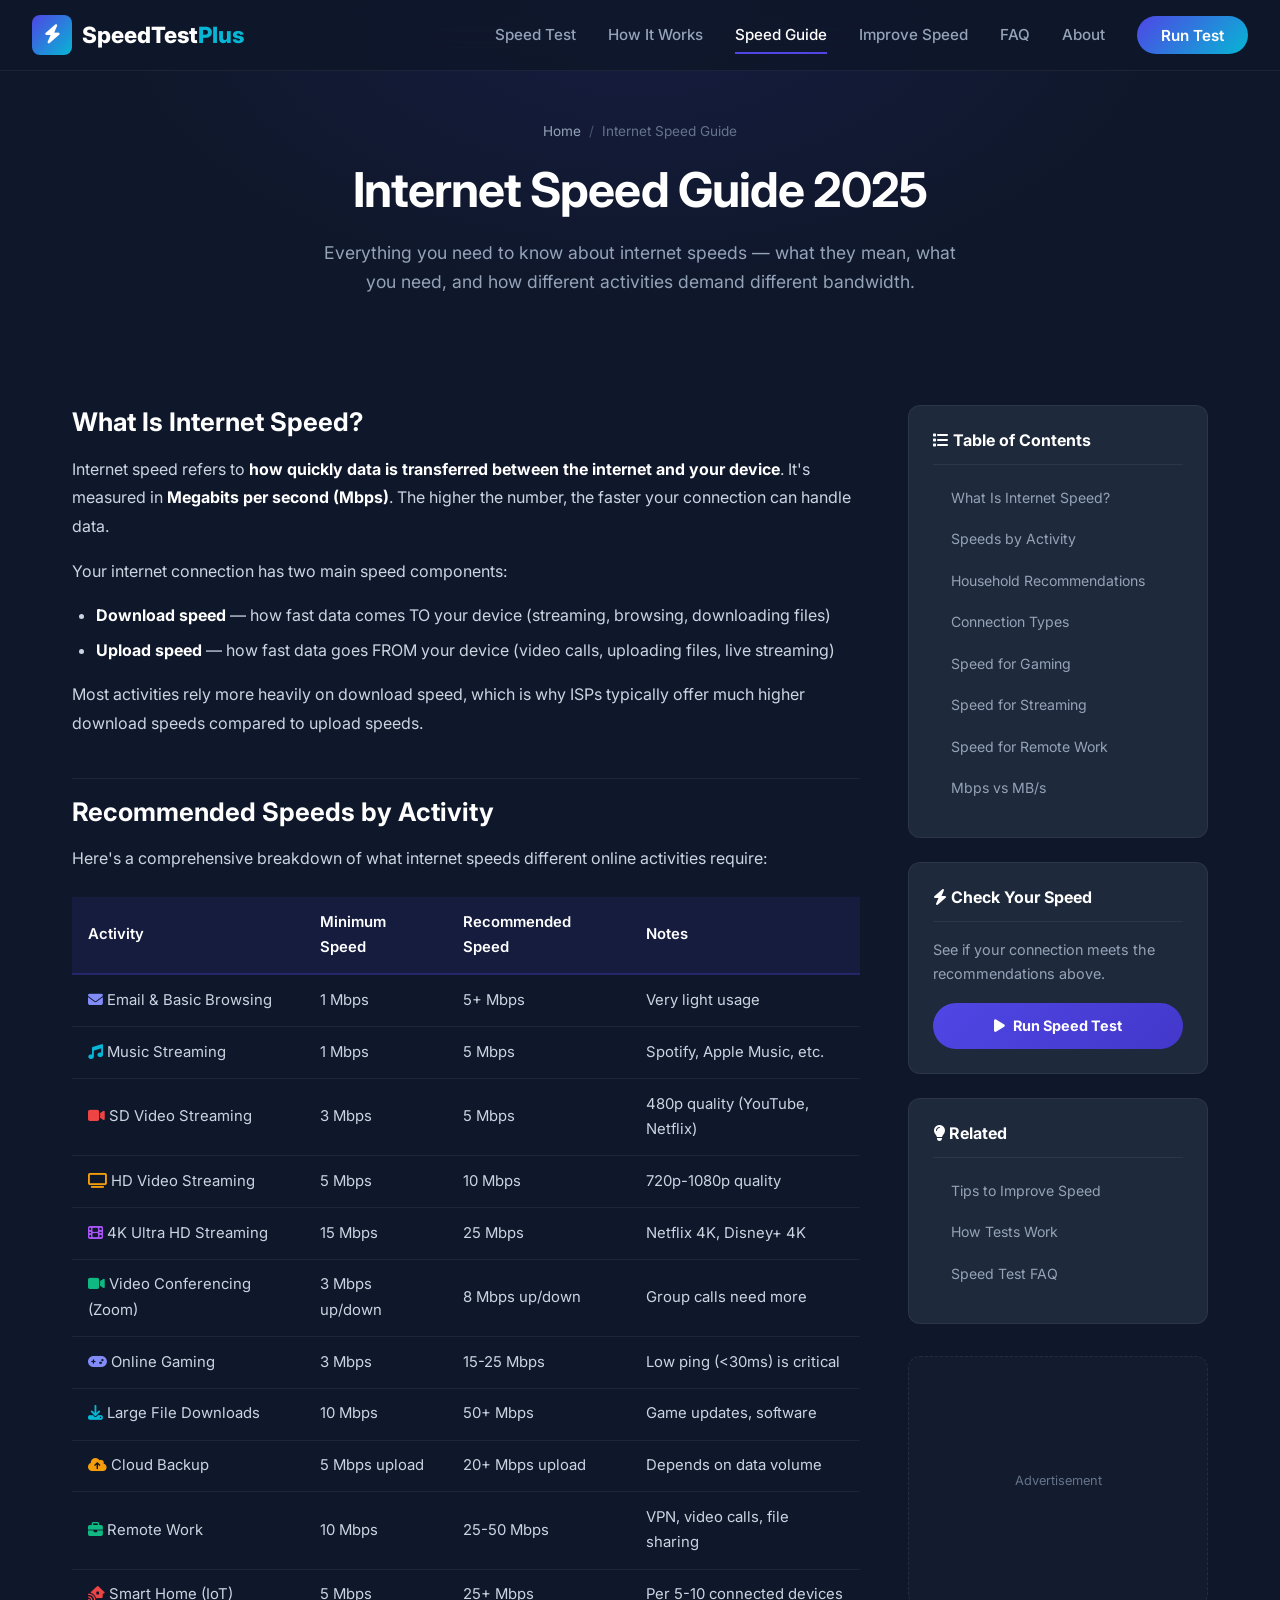
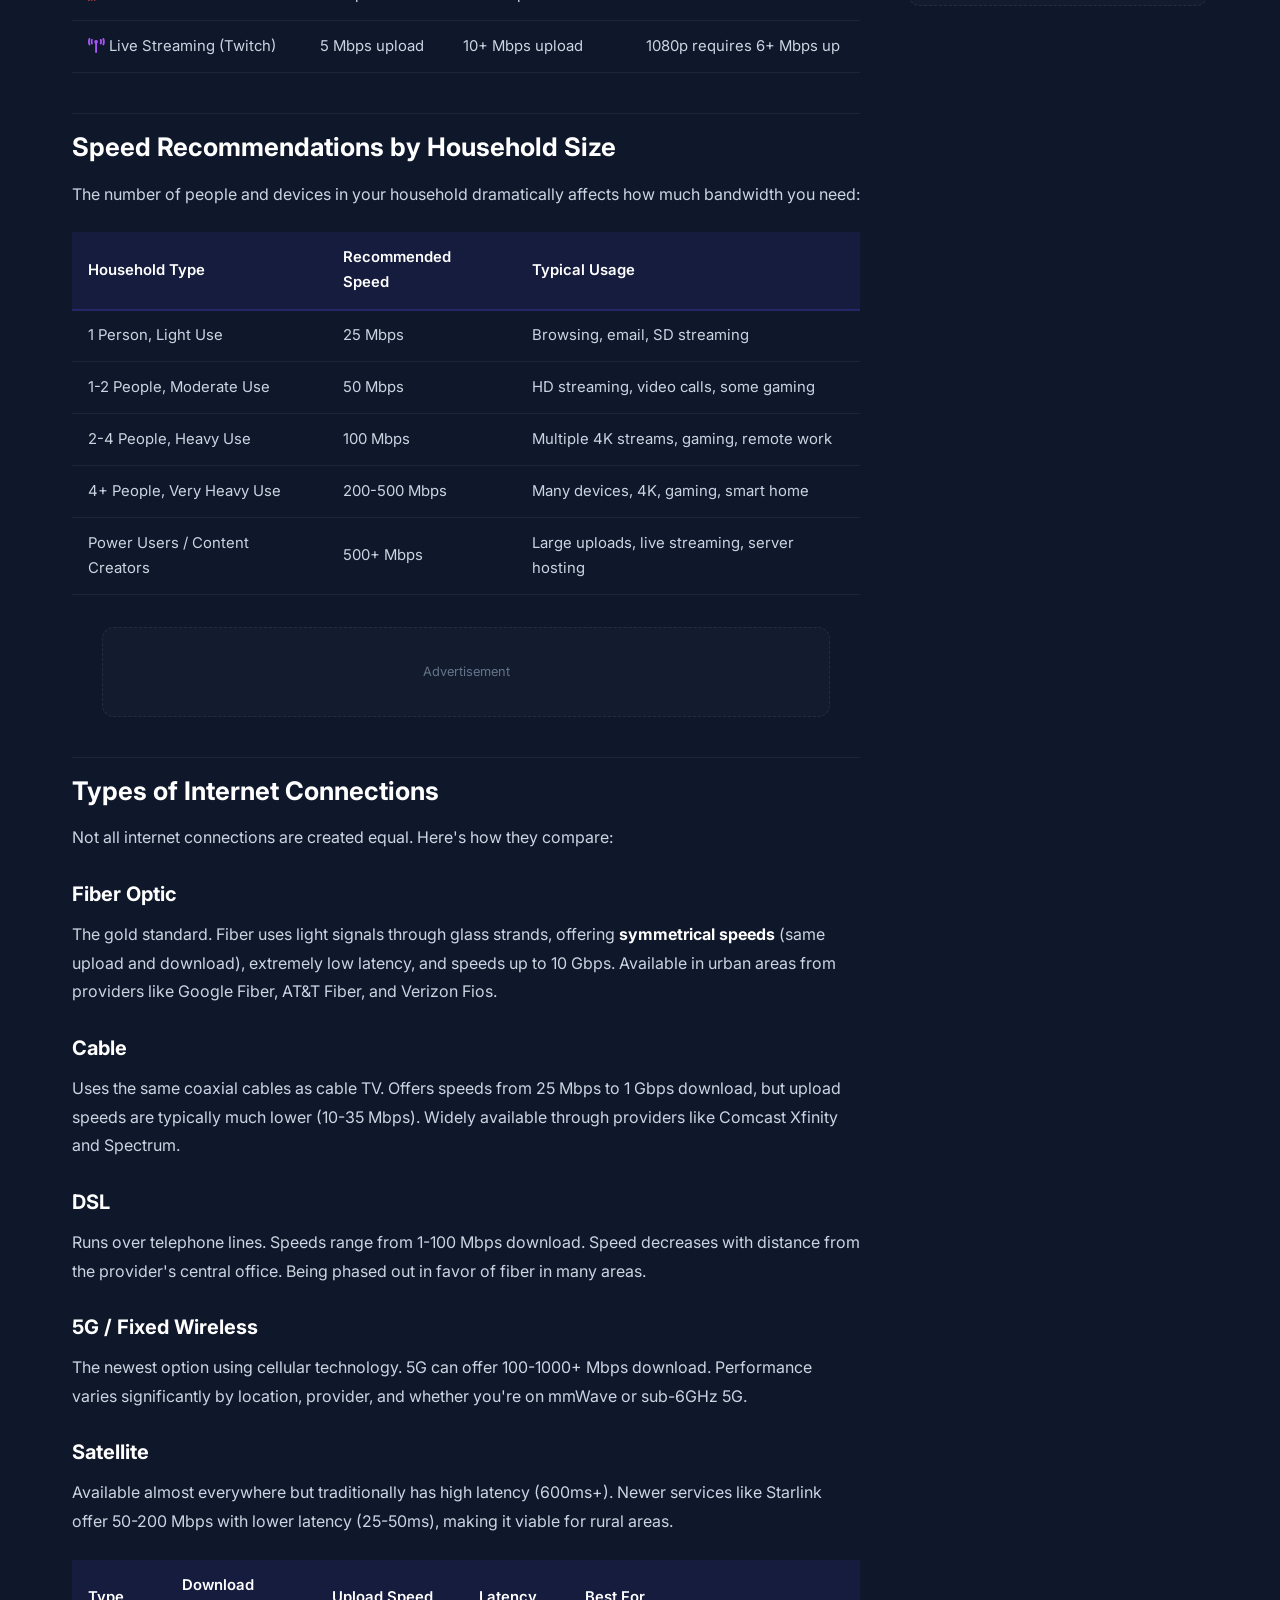
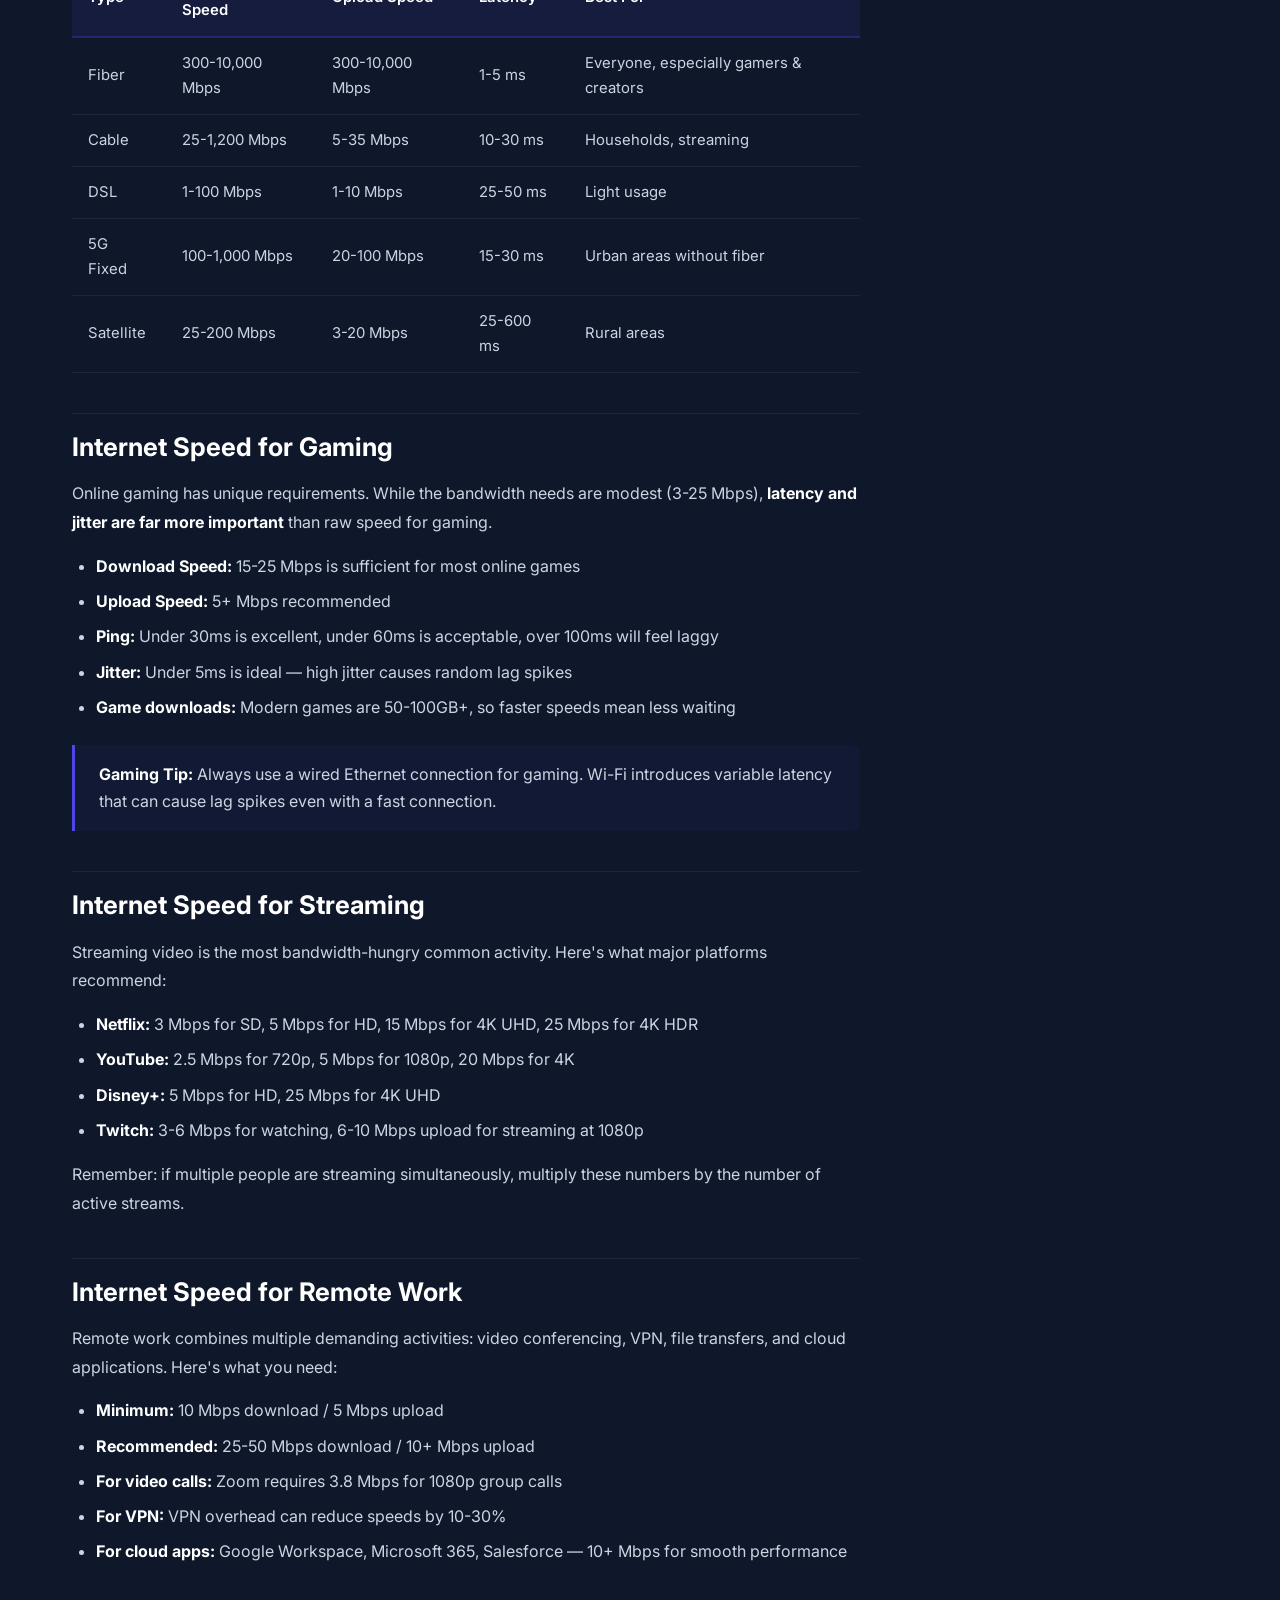
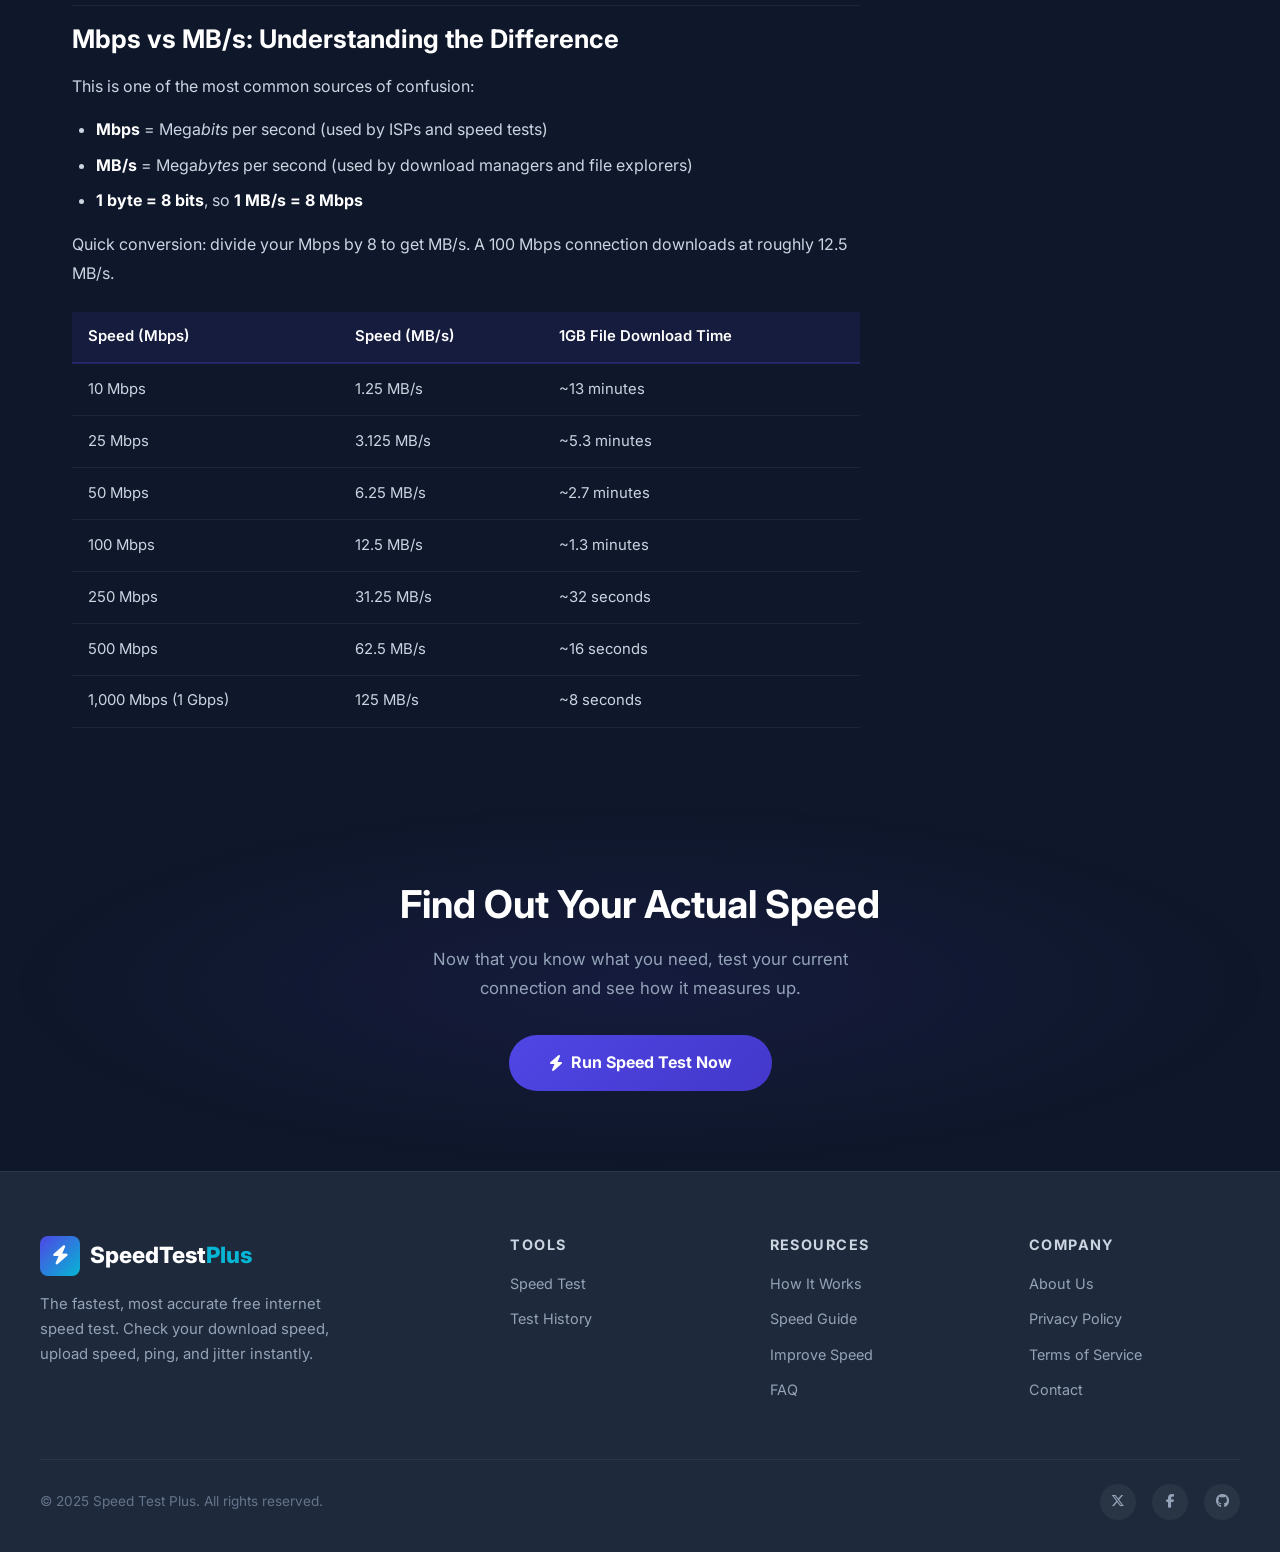
<file: internet-speed-guide.html>
<!DOCTYPE html>
<html lang="en">
<head>
<script async src="https://pagead2.googlesyndication.com/pagead/js/adsbygoogle.js?client=ca-pub-7744791430316817"
     crossorigin="anonymous"></script>  
  <meta charset="UTF-8">
  <meta name="viewport" content="width=device-width, initial-scale=1.0">
  <title>Internet Speed Guide 2025: What Speed Do You Need? | Speed Test Plus</title>
  <meta name="description" content="Complete internet speed guide for 2025. Find out what download & upload speeds you need for streaming, gaming, video calls, remote work, and more.">
  <meta name="keywords" content="internet speed guide, what speed do I need, internet speed for gaming, speed for streaming, internet speed for zoom, broadband speed guide, good internet speed, fiber vs cable speed">
  <meta name="robots" content="index, follow">
  <link rel="canonical" href="https://speedtestplus.vercel.app/internet-speed-guide.html">

  <meta property="og:type" content="article">
  <meta property="og:title" content="Internet Speed Guide 2025: What Speed Do You Need?">
  <meta property="og:description" content="Find out exactly what internet speed you need for streaming, gaming, video calls, and remote work.">
  <meta property="og:url" content="https://speedtestplus.vercel.app/internet-speed-guide.html">

  <link rel="preconnect" href="https://fonts.googleapis.com">
  <link rel="preconnect" href="https://fonts.gstatic.com" crossorigin>
  <link href="https://fonts.googleapis.com/css2?family=Inter:wght@300;400;500;600;700;800;900&family=JetBrains+Mono:wght@400;500;600;700;800&display=swap" rel="stylesheet">
  <link rel="stylesheet" href="https://cdn.jsdelivr.net/npm/@fortawesome/fontawesome-free@6.5.1/css/all.min.css">
  <link rel="stylesheet" href="css/style.css">
  <link rel="icon" type="image/svg+xml" href="data:image/svg+xml,<svg xmlns='http://www.w3.org/2000/svg' viewBox='0 0 100 100'><text y='.9em' font-size='90'>⚡</text></svg>">

  <script type="application/ld+json">
  {
    "@context": "https://schema.org",
    "@type": "Article",
    "headline": "Internet Speed Guide 2025: What Speed Do You Need?",
    "description": "Complete internet speed guide covering recommended speeds for streaming, gaming, video calls, and remote work.",
    "author": { "@type": "Organization", "name": "Speed Test Plus" },
    "publisher": { "@type": "Organization", "name": "Speed Test Plus" },
    "datePublished": "2025-01-01",
    "dateModified": "2025-06-01"
  }
  </script>
</head>
<body>

  <!-- NAVIGATION -->
  <nav class="navbar" role="navigation" aria-label="Main navigation">
    <div class="nav-container">
      <a href="index.html" class="nav-logo" aria-label="Speed Test Plus Home">
        <div class="logo-icon"><i class="fas fa-bolt"></i></div>
        <span>SpeedTest<span class="logo-plus">Plus</span></span>
      </a>
      <ul class="nav-links">
        <li><a href="index.html">Speed Test</a></li>
        <li><a href="how-it-works.html">How It Works</a></li>
        <li><a href="internet-speed-guide.html" class="active">Speed Guide</a></li>
        <li><a href="tips.html">Improve Speed</a></li>
        <li><a href="faq.html">FAQ</a></li>
        <li><a href="about.html">About</a></li>
        <li><a href="index.html#speed-test" class="nav-cta">Run Test</a></li>
      </ul>
      <button class="hamburger" aria-label="Toggle menu">
        <span></span><span></span><span></span>
      </button>
    </div>
  </nav>

  <!-- PAGE HERO -->
  <section class="page-hero">
    <nav class="breadcrumbs" aria-label="Breadcrumb">
      <a href="index.html">Home</a>
      <span class="separator">/</span>
      <span>Internet Speed Guide</span>
    </nav>
    <h1>Internet Speed Guide 2025</h1>
    <p>Everything you need to know about internet speeds — what they mean, what you need, and how different activities demand different bandwidth.</p>
  </section>

  <!-- CONTENT -->
  <div class="content-layout">
    <main class="content-main">
      <article class="article-content">

        <h2 id="what-is-internet-speed">What Is Internet Speed?</h2>
        <p>Internet speed refers to <strong>how quickly data is transferred between the internet and your device</strong>. It's measured in <strong>Megabits per second (Mbps)</strong>. The higher the number, the faster your connection can handle data.</p>
        <p>Your internet connection has two main speed components:</p>
        <ul>
          <li><strong>Download speed</strong> — how fast data comes TO your device (streaming, browsing, downloading files)</li>
          <li><strong>Upload speed</strong> — how fast data goes FROM your device (video calls, uploading files, live streaming)</li>
        </ul>
        <p>Most activities rely more heavily on download speed, which is why ISPs typically offer much higher download speeds compared to upload speeds.</p>

        <h2 id="speed-recommendations">Recommended Speeds by Activity</h2>
        <p>Here's a comprehensive breakdown of what internet speeds different online activities require:</p>

        <table class="speed-table">
          <thead>
            <tr>
              <th>Activity</th>
              <th>Minimum Speed</th>
              <th>Recommended Speed</th>
              <th>Notes</th>
            </tr>
          </thead>
          <tbody>
            <tr>
              <td><i class="fas fa-envelope" style="color:#818CF8;"></i> Email & Basic Browsing</td>
              <td>1 Mbps</td>
              <td>5+ Mbps</td>
              <td>Very light usage</td>
            </tr>
            <tr>
              <td><i class="fas fa-music" style="color:#06B6D4;"></i> Music Streaming</td>
              <td>1 Mbps</td>
              <td>5 Mbps</td>
              <td>Spotify, Apple Music, etc.</td>
            </tr>
            <tr>
              <td><i class="fas fa-video" style="color:#EF4444;"></i> SD Video Streaming</td>
              <td>3 Mbps</td>
              <td>5 Mbps</td>
              <td>480p quality (YouTube, Netflix)</td>
            </tr>
            <tr>
              <td><i class="fas fa-tv" style="color:#F59E0B;"></i> HD Video Streaming</td>
              <td>5 Mbps</td>
              <td>10 Mbps</td>
              <td>720p-1080p quality</td>
            </tr>
            <tr>
              <td><i class="fas fa-film" style="color:#A855F7;"></i> 4K Ultra HD Streaming</td>
              <td>15 Mbps</td>
              <td>25 Mbps</td>
              <td>Netflix 4K, Disney+ 4K</td>
            </tr>
            <tr>
              <td><i class="fas fa-video" style="color:#10B981;"></i> Video Conferencing (Zoom)</td>
              <td>3 Mbps up/down</td>
              <td>8 Mbps up/down</td>
              <td>Group calls need more</td>
            </tr>
            <tr>
              <td><i class="fas fa-gamepad" style="color:#818CF8;"></i> Online Gaming</td>
              <td>3 Mbps</td>
              <td>15-25 Mbps</td>
              <td>Low ping (&lt;30ms) is critical</td>
            </tr>
            <tr>
              <td><i class="fas fa-download" style="color:#06B6D4;"></i> Large File Downloads</td>
              <td>10 Mbps</td>
              <td>50+ Mbps</td>
              <td>Game updates, software</td>
            </tr>
            <tr>
              <td><i class="fas fa-cloud-arrow-up" style="color:#F59E0B;"></i> Cloud Backup</td>
              <td>5 Mbps upload</td>
              <td>20+ Mbps upload</td>
              <td>Depends on data volume</td>
            </tr>
            <tr>
              <td><i class="fas fa-briefcase" style="color:#10B981;"></i> Remote Work</td>
              <td>10 Mbps</td>
              <td>25-50 Mbps</td>
              <td>VPN, video calls, file sharing</td>
            </tr>
            <tr>
              <td><i class="fas fa-house-signal" style="color:#EF4444;"></i> Smart Home (IoT)</td>
              <td>5 Mbps</td>
              <td>25+ Mbps</td>
              <td>Per 5-10 connected devices</td>
            </tr>
            <tr>
              <td><i class="fas fa-tower-broadcast" style="color:#A855F7;"></i> Live Streaming (Twitch)</td>
              <td>5 Mbps upload</td>
              <td>10+ Mbps upload</td>
              <td>1080p requires 6+ Mbps up</td>
            </tr>
          </tbody>
        </table>

        <h2 id="household-needs">Speed Recommendations by Household Size</h2>
        <p>The number of people and devices in your household dramatically affects how much bandwidth you need:</p>

        <table class="speed-table">
          <thead>
            <tr>
              <th>Household Type</th>
              <th>Recommended Speed</th>
              <th>Typical Usage</th>
            </tr>
          </thead>
          <tbody>
            <tr>
              <td>1 Person, Light Use</td>
              <td>25 Mbps</td>
              <td>Browsing, email, SD streaming</td>
            </tr>
            <tr>
              <td>1-2 People, Moderate Use</td>
              <td>50 Mbps</td>
              <td>HD streaming, video calls, some gaming</td>
            </tr>
            <tr>
              <td>2-4 People, Heavy Use</td>
              <td>100 Mbps</td>
              <td>Multiple 4K streams, gaming, remote work</td>
            </tr>
            <tr>
              <td>4+ People, Very Heavy Use</td>
              <td>200-500 Mbps</td>
              <td>Many devices, 4K, gaming, smart home</td>
            </tr>
            <tr>
              <td>Power Users / Content Creators</td>
              <td>500+ Mbps</td>
              <td>Large uploads, live streaming, server hosting</td>
            </tr>
          </tbody>
        </table>

        <div class="ad-slot ad-slot-horizontal mt-4" aria-hidden="true">
          <span>Advertisement</span>
        </div>

        <h2 id="connection-types">Types of Internet Connections</h2>
        <p>Not all internet connections are created equal. Here's how they compare:</p>

        <h3>Fiber Optic</h3>
        <p>The gold standard. Fiber uses light signals through glass strands, offering <strong>symmetrical speeds</strong> (same upload and download), extremely low latency, and speeds up to 10 Gbps. Available in urban areas from providers like Google Fiber, AT&T Fiber, and Verizon Fios.</p>

        <h3>Cable</h3>
        <p>Uses the same coaxial cables as cable TV. Offers speeds from 25 Mbps to 1 Gbps download, but upload speeds are typically much lower (10-35 Mbps). Widely available through providers like Comcast Xfinity and Spectrum.</p>

        <h3>DSL</h3>
        <p>Runs over telephone lines. Speeds range from 1-100 Mbps download. Speed decreases with distance from the provider's central office. Being phased out in favor of fiber in many areas.</p>

        <h3>5G / Fixed Wireless</h3>
        <p>The newest option using cellular technology. 5G can offer 100-1000+ Mbps download. Performance varies significantly by location, provider, and whether you're on mmWave or sub-6GHz 5G.</p>

        <h3>Satellite</h3>
        <p>Available almost everywhere but traditionally has high latency (600ms+). Newer services like Starlink offer 50-200 Mbps with lower latency (25-50ms), making it viable for rural areas.</p>

        <table class="speed-table">
          <thead>
            <tr>
              <th>Type</th>
              <th>Download Speed</th>
              <th>Upload Speed</th>
              <th>Latency</th>
              <th>Best For</th>
            </tr>
          </thead>
          <tbody>
            <tr>
              <td>Fiber</td>
              <td>300-10,000 Mbps</td>
              <td>300-10,000 Mbps</td>
              <td>1-5 ms</td>
              <td>Everyone, especially gamers & creators</td>
            </tr>
            <tr>
              <td>Cable</td>
              <td>25-1,200 Mbps</td>
              <td>5-35 Mbps</td>
              <td>10-30 ms</td>
              <td>Households, streaming</td>
            </tr>
            <tr>
              <td>DSL</td>
              <td>1-100 Mbps</td>
              <td>1-10 Mbps</td>
              <td>25-50 ms</td>
              <td>Light usage</td>
            </tr>
            <tr>
              <td>5G Fixed</td>
              <td>100-1,000 Mbps</td>
              <td>20-100 Mbps</td>
              <td>15-30 ms</td>
              <td>Urban areas without fiber</td>
            </tr>
            <tr>
              <td>Satellite</td>
              <td>25-200 Mbps</td>
              <td>3-20 Mbps</td>
              <td>25-600 ms</td>
              <td>Rural areas</td>
            </tr>
          </tbody>
        </table>

        <h2 id="gaming-speeds">Internet Speed for Gaming</h2>
        <p>Online gaming has unique requirements. While the bandwidth needs are modest (3-25 Mbps), <strong>latency and jitter are far more important</strong> than raw speed for gaming.</p>
        <ul>
          <li><strong>Download Speed:</strong> 15-25 Mbps is sufficient for most online games</li>
          <li><strong>Upload Speed:</strong> 5+ Mbps recommended</li>
          <li><strong>Ping:</strong> Under 30ms is excellent, under 60ms is acceptable, over 100ms will feel laggy</li>
          <li><strong>Jitter:</strong> Under 5ms is ideal — high jitter causes random lag spikes</li>
          <li><strong>Game downloads:</strong> Modern games are 50-100GB+, so faster speeds mean less waiting</li>
        </ul>
        <blockquote>
          <strong>Gaming Tip:</strong> Always use a wired Ethernet connection for gaming. Wi-Fi introduces variable latency that can cause lag spikes even with a fast connection.
        </blockquote>

        <h2 id="streaming-speeds">Internet Speed for Streaming</h2>
        <p>Streaming video is the most bandwidth-hungry common activity. Here's what major platforms recommend:</p>
        <ul>
          <li><strong>Netflix:</strong> 3 Mbps for SD, 5 Mbps for HD, 15 Mbps for 4K UHD, 25 Mbps for 4K HDR</li>
          <li><strong>YouTube:</strong> 2.5 Mbps for 720p, 5 Mbps for 1080p, 20 Mbps for 4K</li>
          <li><strong>Disney+:</strong> 5 Mbps for HD, 25 Mbps for 4K UHD</li>
          <li><strong>Twitch:</strong> 3-6 Mbps for watching, 6-10 Mbps upload for streaming at 1080p</li>
        </ul>
        <p>Remember: if multiple people are streaming simultaneously, multiply these numbers by the number of active streams.</p>

        <h2 id="remote-work">Internet Speed for Remote Work</h2>
        <p>Remote work combines multiple demanding activities: video conferencing, VPN, file transfers, and cloud applications. Here's what you need:</p>
        <ul>
          <li><strong>Minimum:</strong> 10 Mbps download / 5 Mbps upload</li>
          <li><strong>Recommended:</strong> 25-50 Mbps download / 10+ Mbps upload</li>
          <li><strong>For video calls:</strong> Zoom requires 3.8 Mbps for 1080p group calls</li>
          <li><strong>For VPN:</strong> VPN overhead can reduce speeds by 10-30%</li>
          <li><strong>For cloud apps:</strong> Google Workspace, Microsoft 365, Salesforce — 10+ Mbps for smooth performance</li>
        </ul>

        <h2 id="mbps-vs-mbytes">Mbps vs MB/s: Understanding the Difference</h2>
        <p>This is one of the most common sources of confusion:</p>
        <ul>
          <li><strong>Mbps</strong> = Mega<em>bits</em> per second (used by ISPs and speed tests)</li>
          <li><strong>MB/s</strong> = Mega<em>bytes</em> per second (used by download managers and file explorers)</li>
          <li><strong>1 byte = 8 bits</strong>, so <strong>1 MB/s = 8 Mbps</strong></li>
        </ul>
        <p>Quick conversion: divide your Mbps by 8 to get MB/s. A 100 Mbps connection downloads at roughly 12.5 MB/s.</p>

        <table class="speed-table">
          <thead>
            <tr>
              <th>Speed (Mbps)</th>
              <th>Speed (MB/s)</th>
              <th>1GB File Download Time</th>
            </tr>
          </thead>
          <tbody>
            <tr><td>10 Mbps</td><td>1.25 MB/s</td><td>~13 minutes</td></tr>
            <tr><td>25 Mbps</td><td>3.125 MB/s</td><td>~5.3 minutes</td></tr>
            <tr><td>50 Mbps</td><td>6.25 MB/s</td><td>~2.7 minutes</td></tr>
            <tr><td>100 Mbps</td><td>12.5 MB/s</td><td>~1.3 minutes</td></tr>
            <tr><td>250 Mbps</td><td>31.25 MB/s</td><td>~32 seconds</td></tr>
            <tr><td>500 Mbps</td><td>62.5 MB/s</td><td>~16 seconds</td></tr>
            <tr><td>1,000 Mbps (1 Gbps)</td><td>125 MB/s</td><td>~8 seconds</td></tr>
          </tbody>
        </table>

      </article>
    </main>

    <aside class="content-sidebar">
      <div class="sidebar-widget">
        <h3><i class="fas fa-list"></i> Table of Contents</h3>
        <ul class="toc-list">
          <li><a href="#what-is-internet-speed">What Is Internet Speed?</a></li>
          <li><a href="#speed-recommendations">Speeds by Activity</a></li>
          <li><a href="#household-needs">Household Recommendations</a></li>
          <li><a href="#connection-types">Connection Types</a></li>
          <li><a href="#gaming-speeds">Speed for Gaming</a></li>
          <li><a href="#streaming-speeds">Speed for Streaming</a></li>
          <li><a href="#remote-work">Speed for Remote Work</a></li>
          <li><a href="#mbps-vs-mbytes">Mbps vs MB/s</a></li>
        </ul>
      </div>

      <div class="sidebar-widget">
        <h3><i class="fas fa-bolt"></i> Check Your Speed</h3>
        <p style="color:var(--gray-400);font-size:0.9rem;margin-bottom:1rem;">See if your connection meets the recommendations above.</p>
        <a href="index.html#speed-test" class="btn-primary" style="width:100%;justify-content:center;font-size:0.9rem;padding:0.7rem 1rem;">
          <i class="fas fa-play"></i> Run Speed Test
        </a>
      </div>

      <div class="sidebar-widget">
        <h3><i class="fas fa-lightbulb"></i> Related</h3>
        <ul class="toc-list">
          <li><a href="tips.html">Tips to Improve Speed</a></li>
          <li><a href="how-it-works.html">How Tests Work</a></li>
          <li><a href="faq.html">Speed Test FAQ</a></li>
        </ul>
      </div>

      <div class="ad-slot ad-slot-sidebar" aria-hidden="true">
        <span>Advertisement</span>
      </div>
    </aside>
  </div>

  <!-- CTA -->
  <section class="cta-section">
    <h2>Find Out Your Actual Speed</h2>
    <p>Now that you know what you need, test your current connection and see how it measures up.</p>
    <a href="index.html#speed-test" class="btn-primary"><i class="fas fa-bolt"></i> Run Speed Test Now</a>
  </section>

  <!-- FOOTER -->
  <footer class="footer" role="contentinfo">
    <div class="footer-grid">
      <div class="footer-brand">
        <a href="index.html" class="nav-logo">
          <div class="logo-icon"><i class="fas fa-bolt"></i></div>
          <span>SpeedTest<span class="logo-plus">Plus</span></span>
        </a>
        <p>The fastest, most accurate free internet speed test. Check your download speed, upload speed, ping, and jitter instantly.</p>
      </div>
      <div class="footer-col">
        <h4>Tools</h4>
        <ul>
          <li><a href="index.html">Speed Test</a></li>
          <li><a href="index.html#history">Test History</a></li>
        </ul>
      </div>
      <div class="footer-col">
        <h4>Resources</h4>
        <ul>
          <li><a href="how-it-works.html">How It Works</a></li>
          <li><a href="internet-speed-guide.html">Speed Guide</a></li>
          <li><a href="tips.html">Improve Speed</a></li>
          <li><a href="faq.html">FAQ</a></li>
        </ul>
      </div>
      <div class="footer-col">
        <h4>Company</h4>
        <ul>
          <li><a href="about.html">About Us</a></li>
          <li><a href="privacy.html">Privacy Policy</a></li>
          <li><a href="terms.html">Terms of Service</a></li>
          <li><a href="contact.html">Contact</a></li>
        </ul>
      </div>
    </div>
    <div class="footer-bottom">
      <p>&copy; 2025 Speed Test Plus. All rights reserved.</p>
      <div class="footer-social">
        <a href="#" aria-label="Twitter"><i class="fab fa-x-twitter"></i></a>
        <a href="#" aria-label="Facebook"><i class="fab fa-facebook-f"></i></a>
        <a href="#" aria-label="GitHub"><i class="fab fa-github"></i></a>
      </div>
    </div>
  </footer>

  <script src="js/main.js"></script>
</body>
</html>
</file>
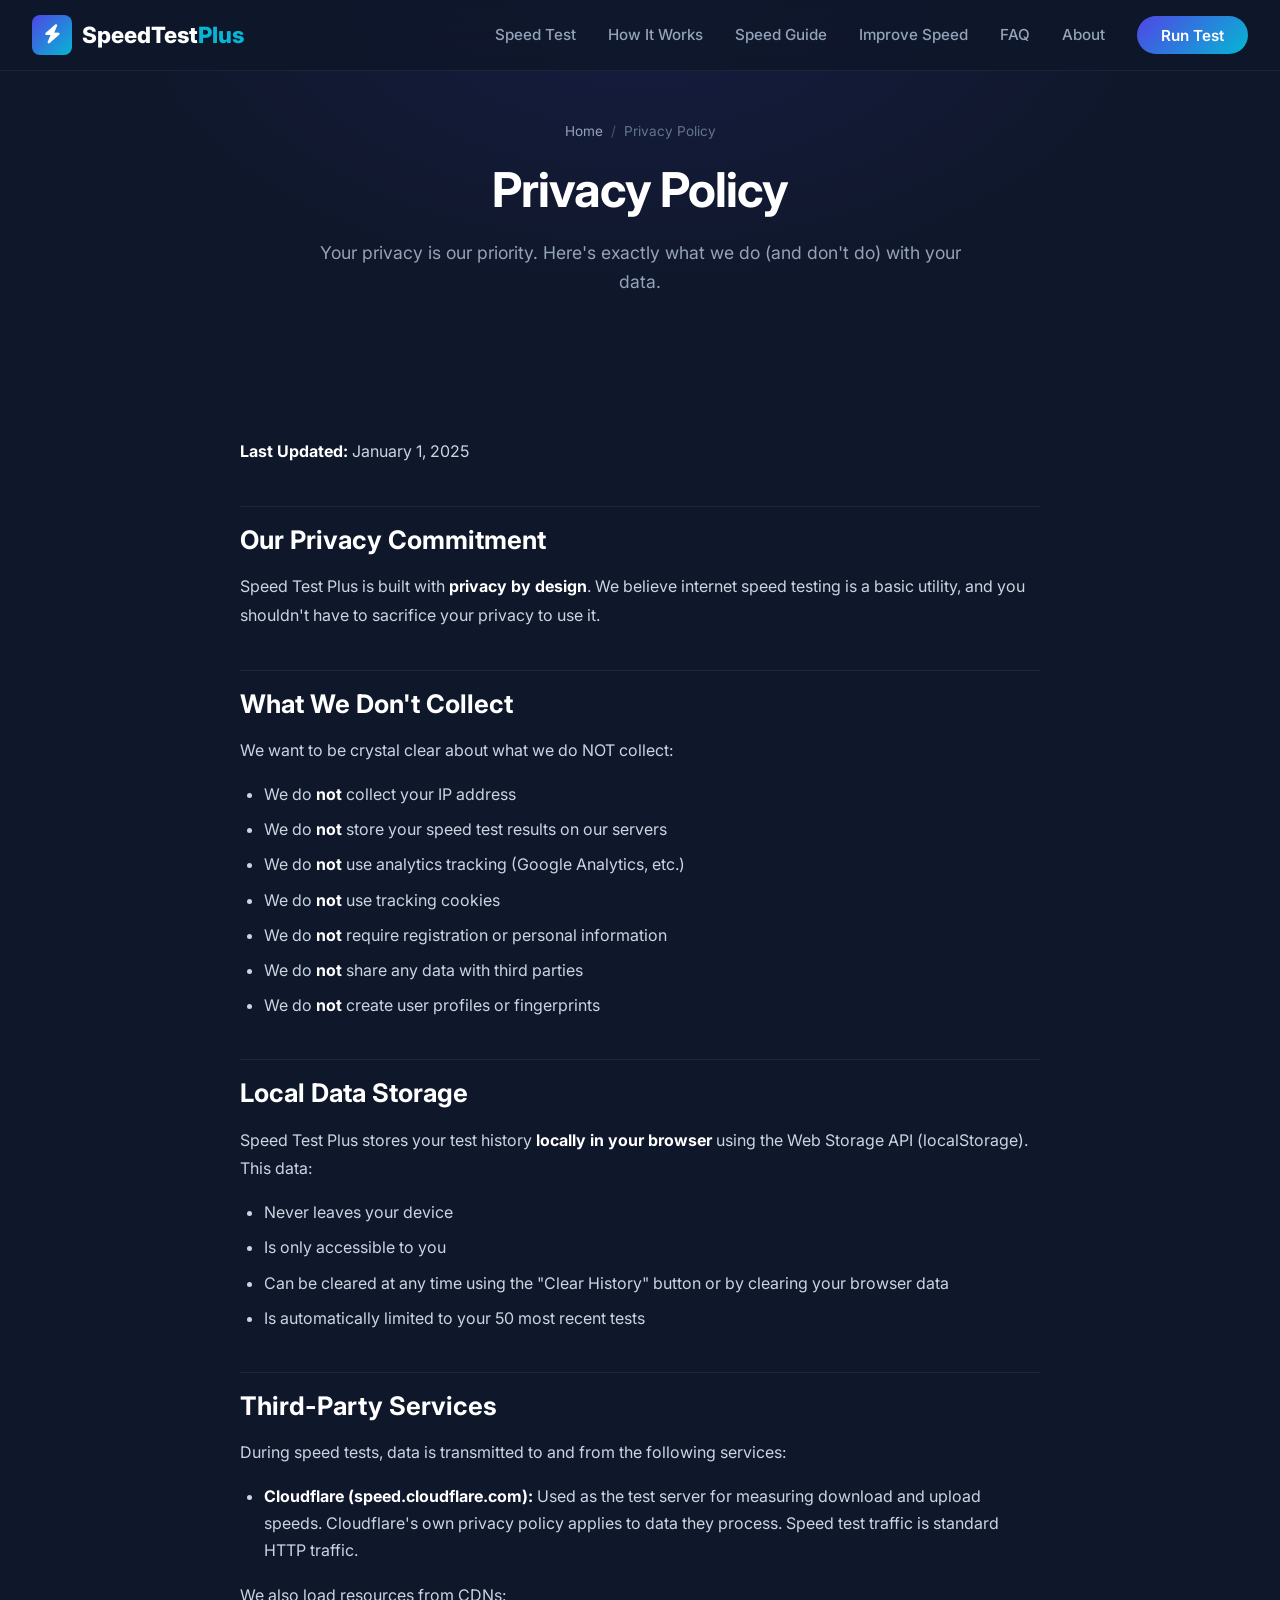
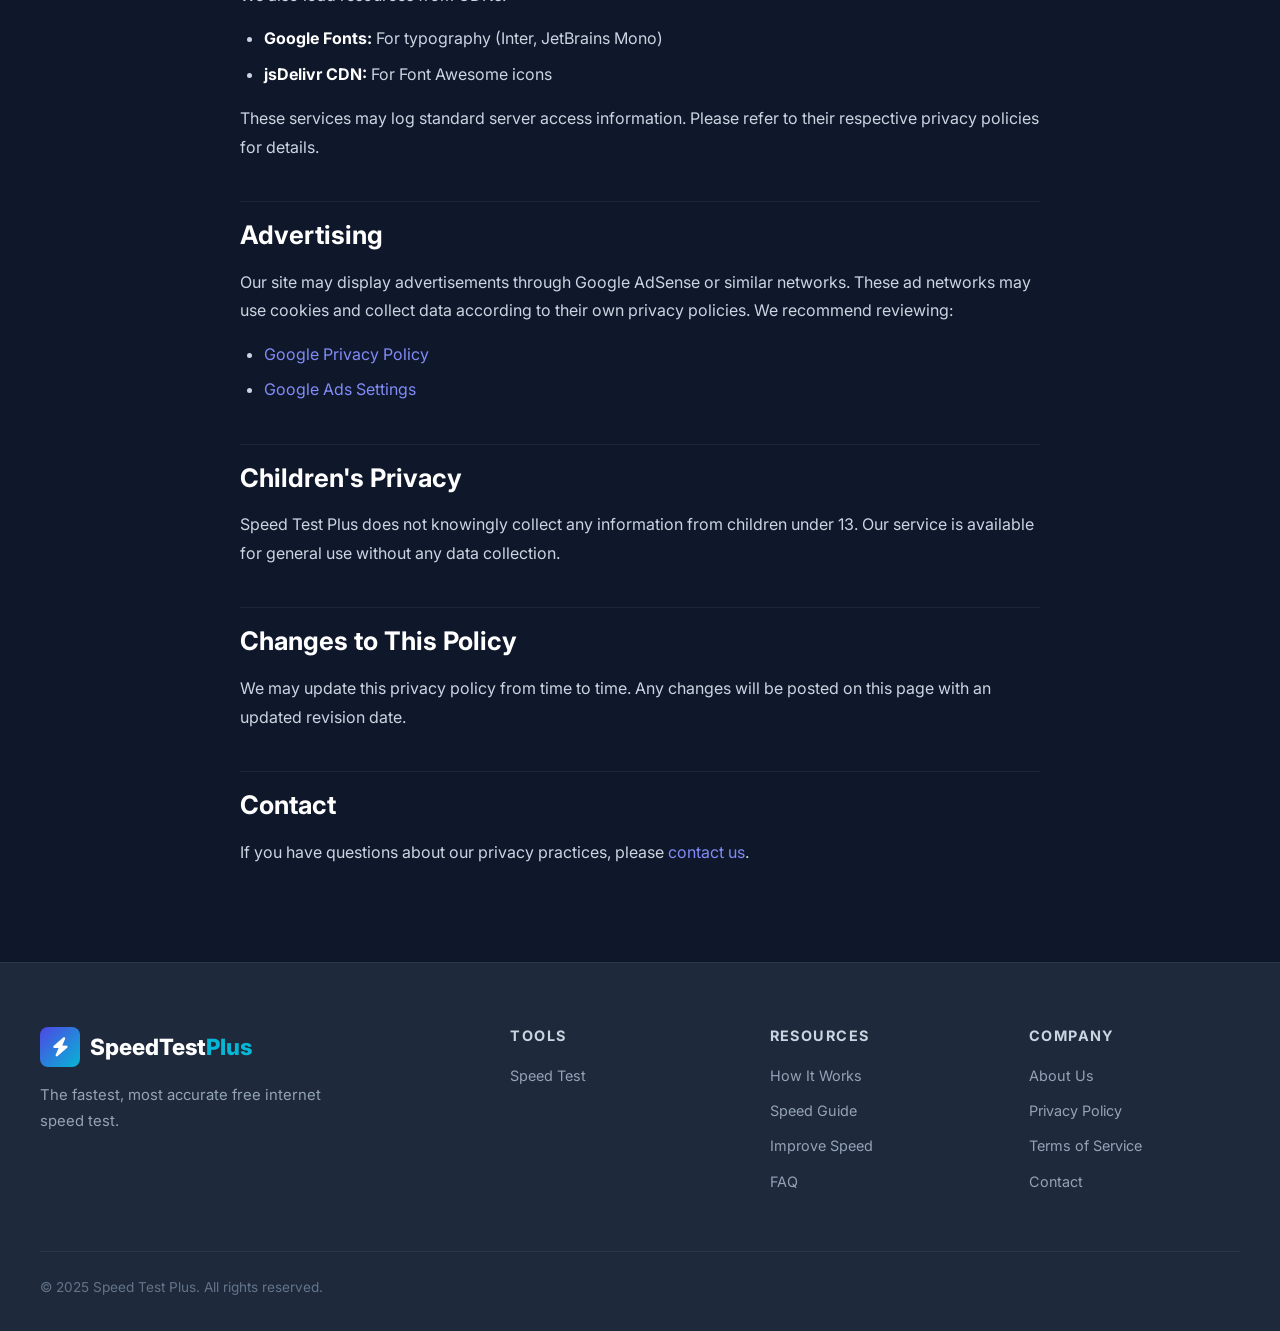
<file: privacy.html>
<!DOCTYPE html>
<html lang="en">
<head>
  <script async src="https://pagead2.googlesyndication.com/pagead/js/adsbygoogle.js?client=ca-pub-7744791430316817"
     crossorigin="anonymous"></script>
  <meta charset="UTF-8">
  <meta name="viewport" content="width=device-width, initial-scale=1.0">
  <title>Privacy Policy | Speed Test Plus</title>
  <meta name="description" content="Speed Test Plus privacy policy. Learn how we protect your privacy — we collect zero personal data and all test results stay on your device.">
  <meta name="robots" content="index, follow">
  <link rel="canonical" href="https://speedtestplus.vercel.app/privacy.html">
  <link rel="preconnect" href="https://fonts.googleapis.com">
  <link rel="preconnect" href="https://fonts.gstatic.com" crossorigin>
  <link href="https://fonts.googleapis.com/css2?family=Inter:wght@300;400;500;600;700;800;900&family=JetBrains+Mono:wght@400;500;600;700;800&display=swap" rel="stylesheet">
  <link rel="stylesheet" href="https://cdn.jsdelivr.net/npm/@fortawesome/fontawesome-free@6.5.1/css/all.min.css">
  <link rel="stylesheet" href="css/style.css">
  <link rel="icon" type="image/svg+xml" href="data:image/svg+xml,<svg xmlns='http://www.w3.org/2000/svg' viewBox='0 0 100 100'><text y='.9em' font-size='90'>⚡</text></svg>">
</head>
<body>
  <nav class="navbar" role="navigation" aria-label="Main navigation">
    <div class="nav-container">
      <a href="index.html" class="nav-logo"><div class="logo-icon"><i class="fas fa-bolt"></i></div><span>SpeedTest<span class="logo-plus">Plus</span></span></a>
      <ul class="nav-links">
        <li><a href="index.html">Speed Test</a></li>
        <li><a href="how-it-works.html">How It Works</a></li>
        <li><a href="internet-speed-guide.html">Speed Guide</a></li>
        <li><a href="tips.html">Improve Speed</a></li>
        <li><a href="faq.html">FAQ</a></li>
        <li><a href="about.html">About</a></li>
        <li><a href="index.html#speed-test" class="nav-cta">Run Test</a></li>
      </ul>
      <button class="hamburger" aria-label="Toggle menu"><span></span><span></span><span></span></button>
    </div>
  </nav>

  <section class="page-hero">
    <nav class="breadcrumbs" aria-label="Breadcrumb">
      <a href="index.html">Home</a><span class="separator">/</span><span>Privacy Policy</span>
    </nav>
    <h1>Privacy Policy</h1>
    <p>Your privacy is our priority. Here's exactly what we do (and don't do) with your data.</p>
  </section>

  <section class="section">
    <div class="container" style="max-width:800px;">
      <div class="article-content">
        <p><strong>Last Updated:</strong> January 1, 2025</p>

        <h2>Our Privacy Commitment</h2>
        <p>Speed Test Plus is built with <strong>privacy by design</strong>. We believe internet speed testing is a basic utility, and you shouldn't have to sacrifice your privacy to use it.</p>

        <h2>What We Don't Collect</h2>
        <p>We want to be crystal clear about what we do NOT collect:</p>
        <ul>
          <li>We do <strong>not</strong> collect your IP address</li>
          <li>We do <strong>not</strong> store your speed test results on our servers</li>
          <li>We do <strong>not</strong> use analytics tracking (Google Analytics, etc.)</li>
          <li>We do <strong>not</strong> use tracking cookies</li>
          <li>We do <strong>not</strong> require registration or personal information</li>
          <li>We do <strong>not</strong> share any data with third parties</li>
          <li>We do <strong>not</strong> create user profiles or fingerprints</li>
        </ul>

        <h2>Local Data Storage</h2>
        <p>Speed Test Plus stores your test history <strong>locally in your browser</strong> using the Web Storage API (localStorage). This data:</p>
        <ul>
          <li>Never leaves your device</li>
          <li>Is only accessible to you</li>
          <li>Can be cleared at any time using the "Clear History" button or by clearing your browser data</li>
          <li>Is automatically limited to your 50 most recent tests</li>
        </ul>

        <h2>Third-Party Services</h2>
        <p>During speed tests, data is transmitted to and from the following services:</p>
        <ul>
          <li><strong>Cloudflare (speed.cloudflare.com):</strong> Used as the test server for measuring download and upload speeds. Cloudflare's own privacy policy applies to data they process. Speed test traffic is standard HTTP traffic.</li>
        </ul>
        <p>We also load resources from CDNs:</p>
        <ul>
          <li><strong>Google Fonts:</strong> For typography (Inter, JetBrains Mono)</li>
          <li><strong>jsDelivr CDN:</strong> For Font Awesome icons</li>
        </ul>
        <p>These services may log standard server access information. Please refer to their respective privacy policies for details.</p>

        <h2>Advertising</h2>
        <p>Our site may display advertisements through Google AdSense or similar networks. These ad networks may use cookies and collect data according to their own privacy policies. We recommend reviewing:</p>
        <ul>
          <li><a href="https://policies.google.com/privacy" target="_blank" rel="noopener">Google Privacy Policy</a></li>
          <li><a href="https://policies.google.com/technologies/ads" target="_blank" rel="noopener">Google Ads Settings</a></li>
        </ul>

        <h2>Children's Privacy</h2>
        <p>Speed Test Plus does not knowingly collect any information from children under 13. Our service is available for general use without any data collection.</p>

        <h2>Changes to This Policy</h2>
        <p>We may update this privacy policy from time to time. Any changes will be posted on this page with an updated revision date.</p>

        <h2>Contact</h2>
        <p>If you have questions about our privacy practices, please <a href="contact.html">contact us</a>.</p>
      </div>
    </div>
  </section>

  <footer class="footer" role="contentinfo">
    <div class="footer-grid">
      <div class="footer-brand">
        <a href="index.html" class="nav-logo"><div class="logo-icon"><i class="fas fa-bolt"></i></div><span>SpeedTest<span class="logo-plus">Plus</span></span></a>
        <p>The fastest, most accurate free internet speed test.</p>
      </div>
      <div class="footer-col"><h4>Tools</h4><ul><li><a href="index.html">Speed Test</a></li></ul></div>
      <div class="footer-col"><h4>Resources</h4><ul><li><a href="how-it-works.html">How It Works</a></li><li><a href="internet-speed-guide.html">Speed Guide</a></li><li><a href="tips.html">Improve Speed</a></li><li><a href="faq.html">FAQ</a></li></ul></div>
      <div class="footer-col"><h4>Company</h4><ul><li><a href="about.html">About Us</a></li><li><a href="privacy.html">Privacy Policy</a></li><li><a href="terms.html">Terms of Service</a></li><li><a href="contact.html">Contact</a></li></ul></div>
    </div>
    <div class="footer-bottom"><p>&copy; 2025 Speed Test Plus. All rights reserved.</p></div>
  </footer>
  <script src="js/main.js"></script>
</body>
</html>
</file>
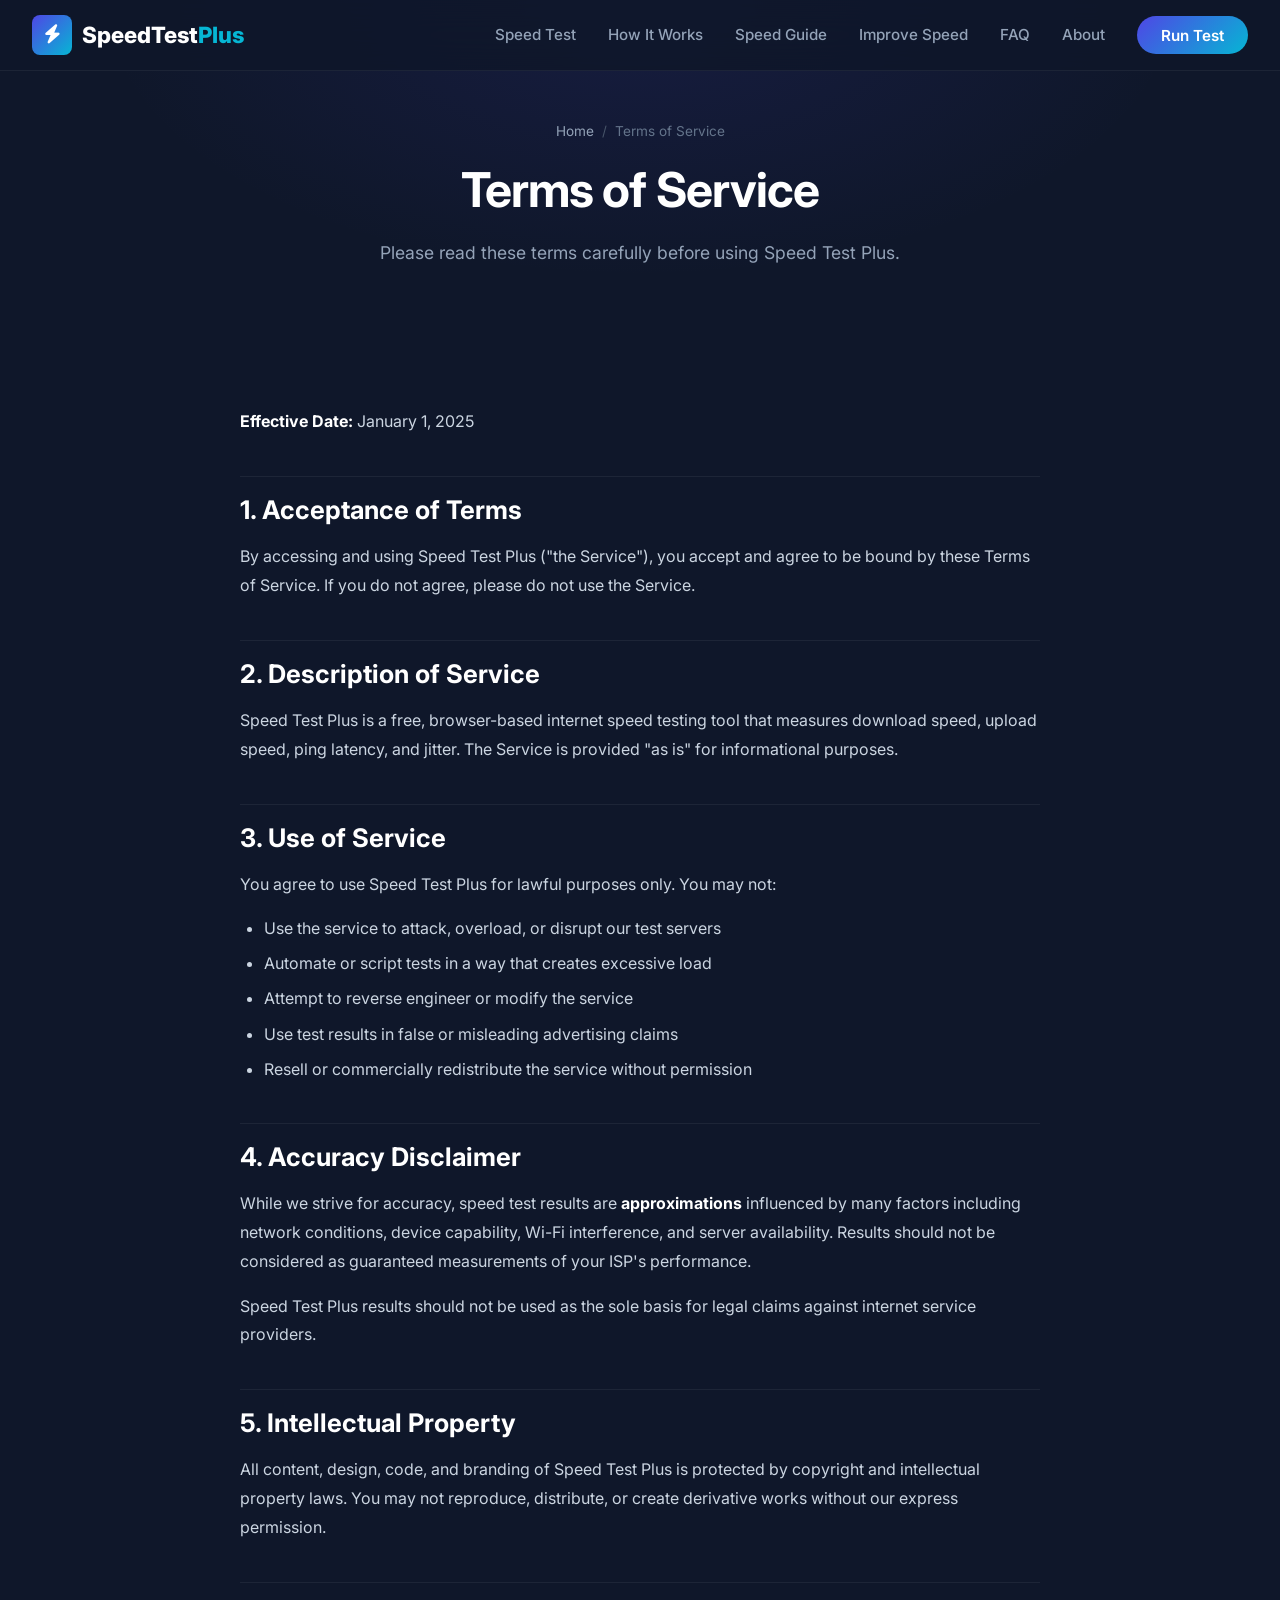
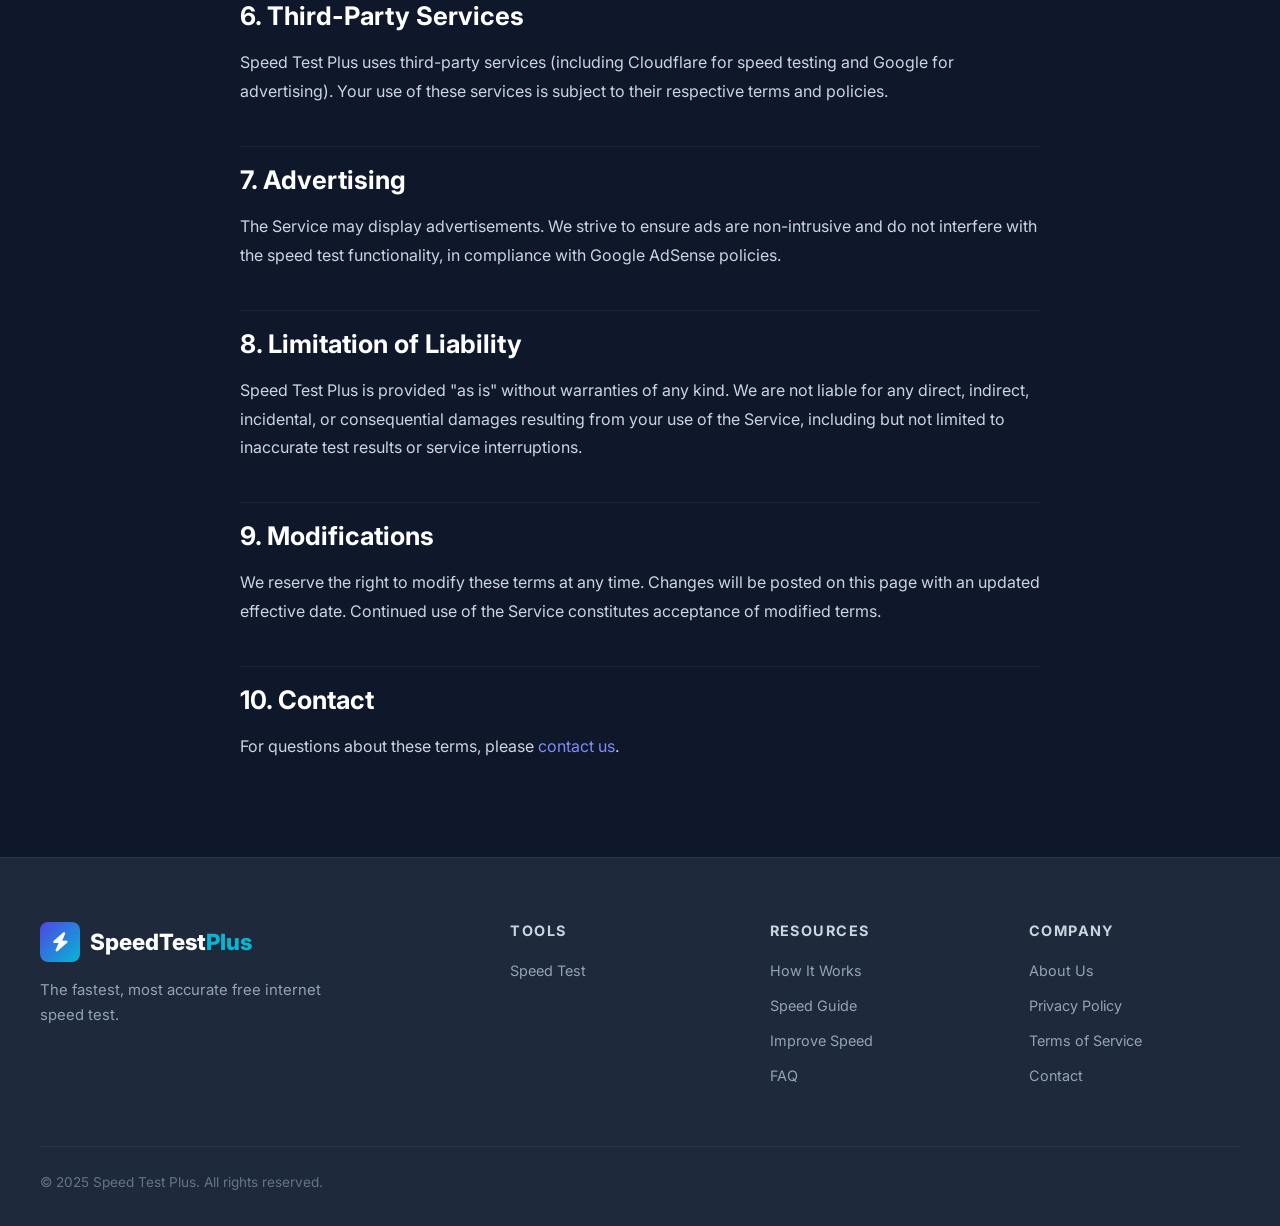
<file: terms.html>
<!DOCTYPE html>
<html lang="en">
<head>
  <meta charset="UTF-8">
  <meta name="viewport" content="width=device-width, initial-scale=1.0">
  <title>Terms of Service | Speed Test Plus</title>
  <meta name="description" content="Terms of service for Speed Test Plus internet speed testing tool.">
  <meta name="robots" content="index, follow">
  <link rel="canonical" href="https://speedtestplus.vercel.app/terms.html">
  <link rel="preconnect" href="https://fonts.googleapis.com">
  <link rel="preconnect" href="https://fonts.gstatic.com" crossorigin>
  <link href="https://fonts.googleapis.com/css2?family=Inter:wght@300;400;500;600;700;800;900&family=JetBrains+Mono:wght@400;500;600;700;800&display=swap" rel="stylesheet">
  <link rel="stylesheet" href="https://cdn.jsdelivr.net/npm/@fortawesome/fontawesome-free@6.5.1/css/all.min.css">
  <link rel="stylesheet" href="css/style.css">
  <link rel="icon" type="image/svg+xml" href="data:image/svg+xml,<svg xmlns='http://www.w3.org/2000/svg' viewBox='0 0 100 100'><text y='.9em' font-size='90'>⚡</text></svg>">
</head>
<body>
  <nav class="navbar" role="navigation" aria-label="Main navigation">
    <div class="nav-container">
      <a href="index.html" class="nav-logo"><div class="logo-icon"><i class="fas fa-bolt"></i></div><span>SpeedTest<span class="logo-plus">Plus</span></span></a>
      <ul class="nav-links">
        <li><a href="index.html">Speed Test</a></li>
        <li><a href="how-it-works.html">How It Works</a></li>
        <li><a href="internet-speed-guide.html">Speed Guide</a></li>
        <li><a href="tips.html">Improve Speed</a></li>
        <li><a href="faq.html">FAQ</a></li>
        <li><a href="about.html">About</a></li>
        <li><a href="index.html#speed-test" class="nav-cta">Run Test</a></li>
      </ul>
      <button class="hamburger" aria-label="Toggle menu"><span></span><span></span><span></span></button>
    </div>
  </nav>

  <section class="page-hero">
    <nav class="breadcrumbs" aria-label="Breadcrumb"><a href="index.html">Home</a><span class="separator">/</span><span>Terms of Service</span></nav>
    <h1>Terms of Service</h1>
    <p>Please read these terms carefully before using Speed Test Plus.</p>
  </section>

  <section class="section">
    <div class="container" style="max-width:800px;">
      <div class="article-content">
        <p><strong>Effective Date:</strong> January 1, 2025</p>

        <h2>1. Acceptance of Terms</h2>
        <p>By accessing and using Speed Test Plus ("the Service"), you accept and agree to be bound by these Terms of Service. If you do not agree, please do not use the Service.</p>

        <h2>2. Description of Service</h2>
        <p>Speed Test Plus is a free, browser-based internet speed testing tool that measures download speed, upload speed, ping latency, and jitter. The Service is provided "as is" for informational purposes.</p>

        <h2>3. Use of Service</h2>
        <p>You agree to use Speed Test Plus for lawful purposes only. You may not:</p>
        <ul>
          <li>Use the service to attack, overload, or disrupt our test servers</li>
          <li>Automate or script tests in a way that creates excessive load</li>
          <li>Attempt to reverse engineer or modify the service</li>
          <li>Use test results in false or misleading advertising claims</li>
          <li>Resell or commercially redistribute the service without permission</li>
        </ul>

        <h2>4. Accuracy Disclaimer</h2>
        <p>While we strive for accuracy, speed test results are <strong>approximations</strong> influenced by many factors including network conditions, device capability, Wi-Fi interference, and server availability. Results should not be considered as guaranteed measurements of your ISP's performance.</p>
        <p>Speed Test Plus results should not be used as the sole basis for legal claims against internet service providers.</p>

        <h2>5. Intellectual Property</h2>
        <p>All content, design, code, and branding of Speed Test Plus is protected by copyright and intellectual property laws. You may not reproduce, distribute, or create derivative works without our express permission.</p>

        <h2>6. Third-Party Services</h2>
        <p>Speed Test Plus uses third-party services (including Cloudflare for speed testing and Google for advertising). Your use of these services is subject to their respective terms and policies.</p>

        <h2>7. Advertising</h2>
        <p>The Service may display advertisements. We strive to ensure ads are non-intrusive and do not interfere with the speed test functionality, in compliance with Google AdSense policies.</p>

        <h2>8. Limitation of Liability</h2>
        <p>Speed Test Plus is provided "as is" without warranties of any kind. We are not liable for any direct, indirect, incidental, or consequential damages resulting from your use of the Service, including but not limited to inaccurate test results or service interruptions.</p>

        <h2>9. Modifications</h2>
        <p>We reserve the right to modify these terms at any time. Changes will be posted on this page with an updated effective date. Continued use of the Service constitutes acceptance of modified terms.</p>

        <h2>10. Contact</h2>
        <p>For questions about these terms, please <a href="contact.html">contact us</a>.</p>
      </div>
    </div>
  </section>

  <footer class="footer" role="contentinfo">
    <div class="footer-grid">
      <div class="footer-brand">
        <a href="index.html" class="nav-logo"><div class="logo-icon"><i class="fas fa-bolt"></i></div><span>SpeedTest<span class="logo-plus">Plus</span></span></a>
        <p>The fastest, most accurate free internet speed test.</p>
      </div>
      <div class="footer-col"><h4>Tools</h4><ul><li><a href="index.html">Speed Test</a></li></ul></div>
      <div class="footer-col"><h4>Resources</h4><ul><li><a href="how-it-works.html">How It Works</a></li><li><a href="internet-speed-guide.html">Speed Guide</a></li><li><a href="tips.html">Improve Speed</a></li><li><a href="faq.html">FAQ</a></li></ul></div>
      <div class="footer-col"><h4>Company</h4><ul><li><a href="about.html">About Us</a></li><li><a href="privacy.html">Privacy Policy</a></li><li><a href="terms.html">Terms of Service</a></li><li><a href="contact.html">Contact</a></li></ul></div>
    </div>
    <div class="footer-bottom"><p>&copy; 2025 Speed Test Plus. All rights reserved.</p></div>
  </footer>
  <script src="js/main.js"></script>
</body>
</html>
</file>
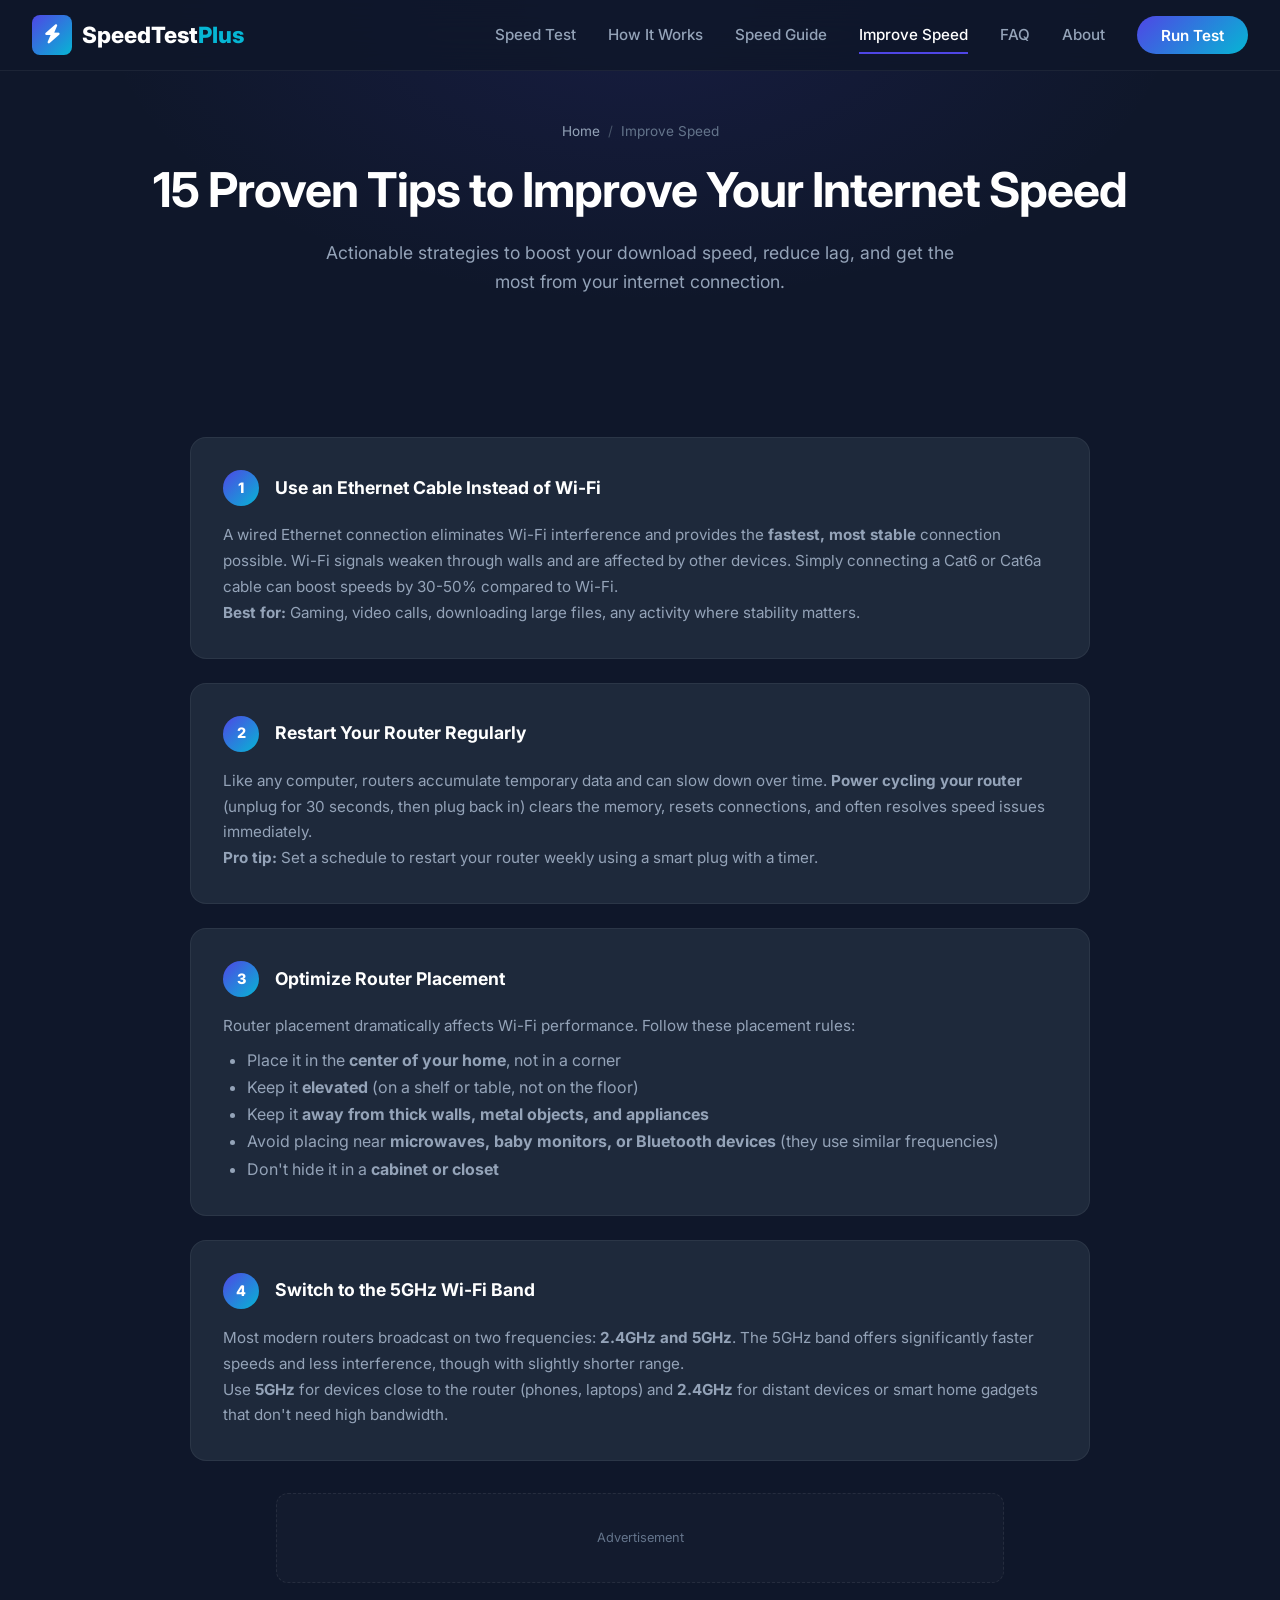
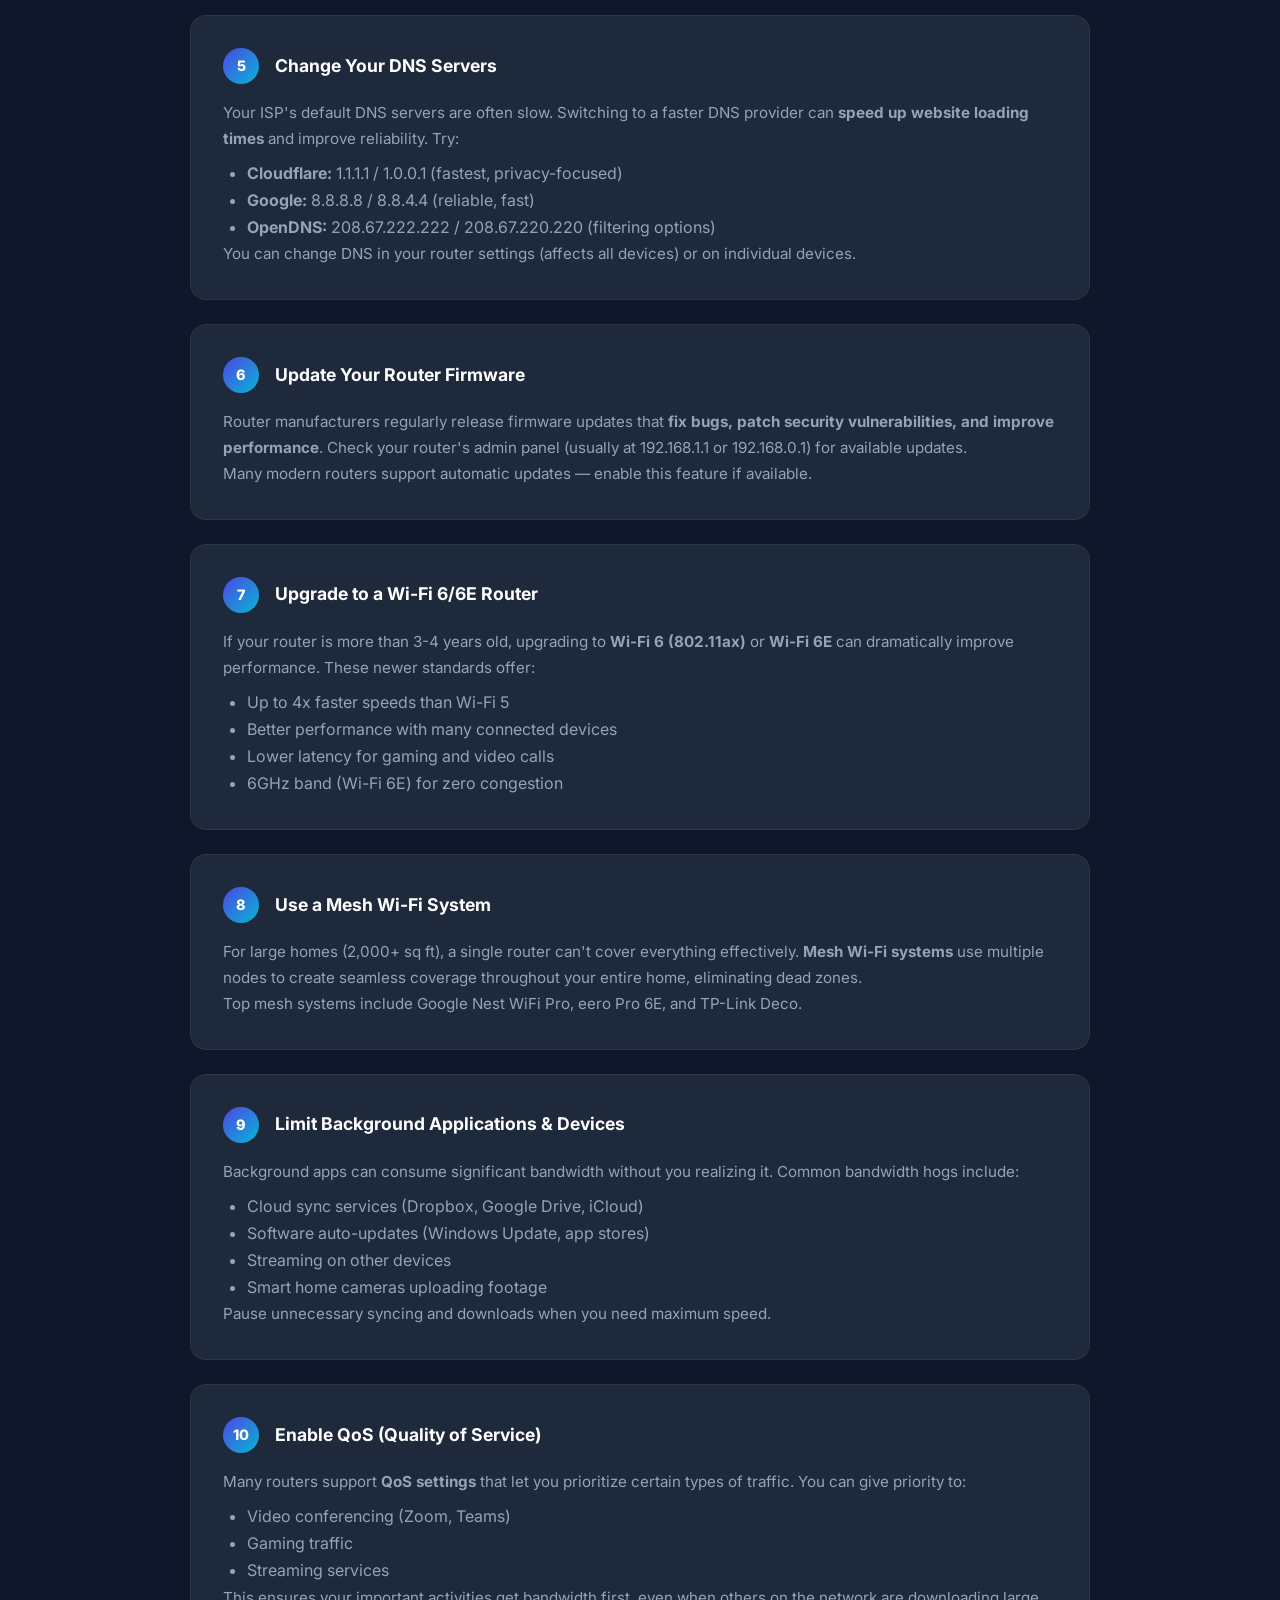
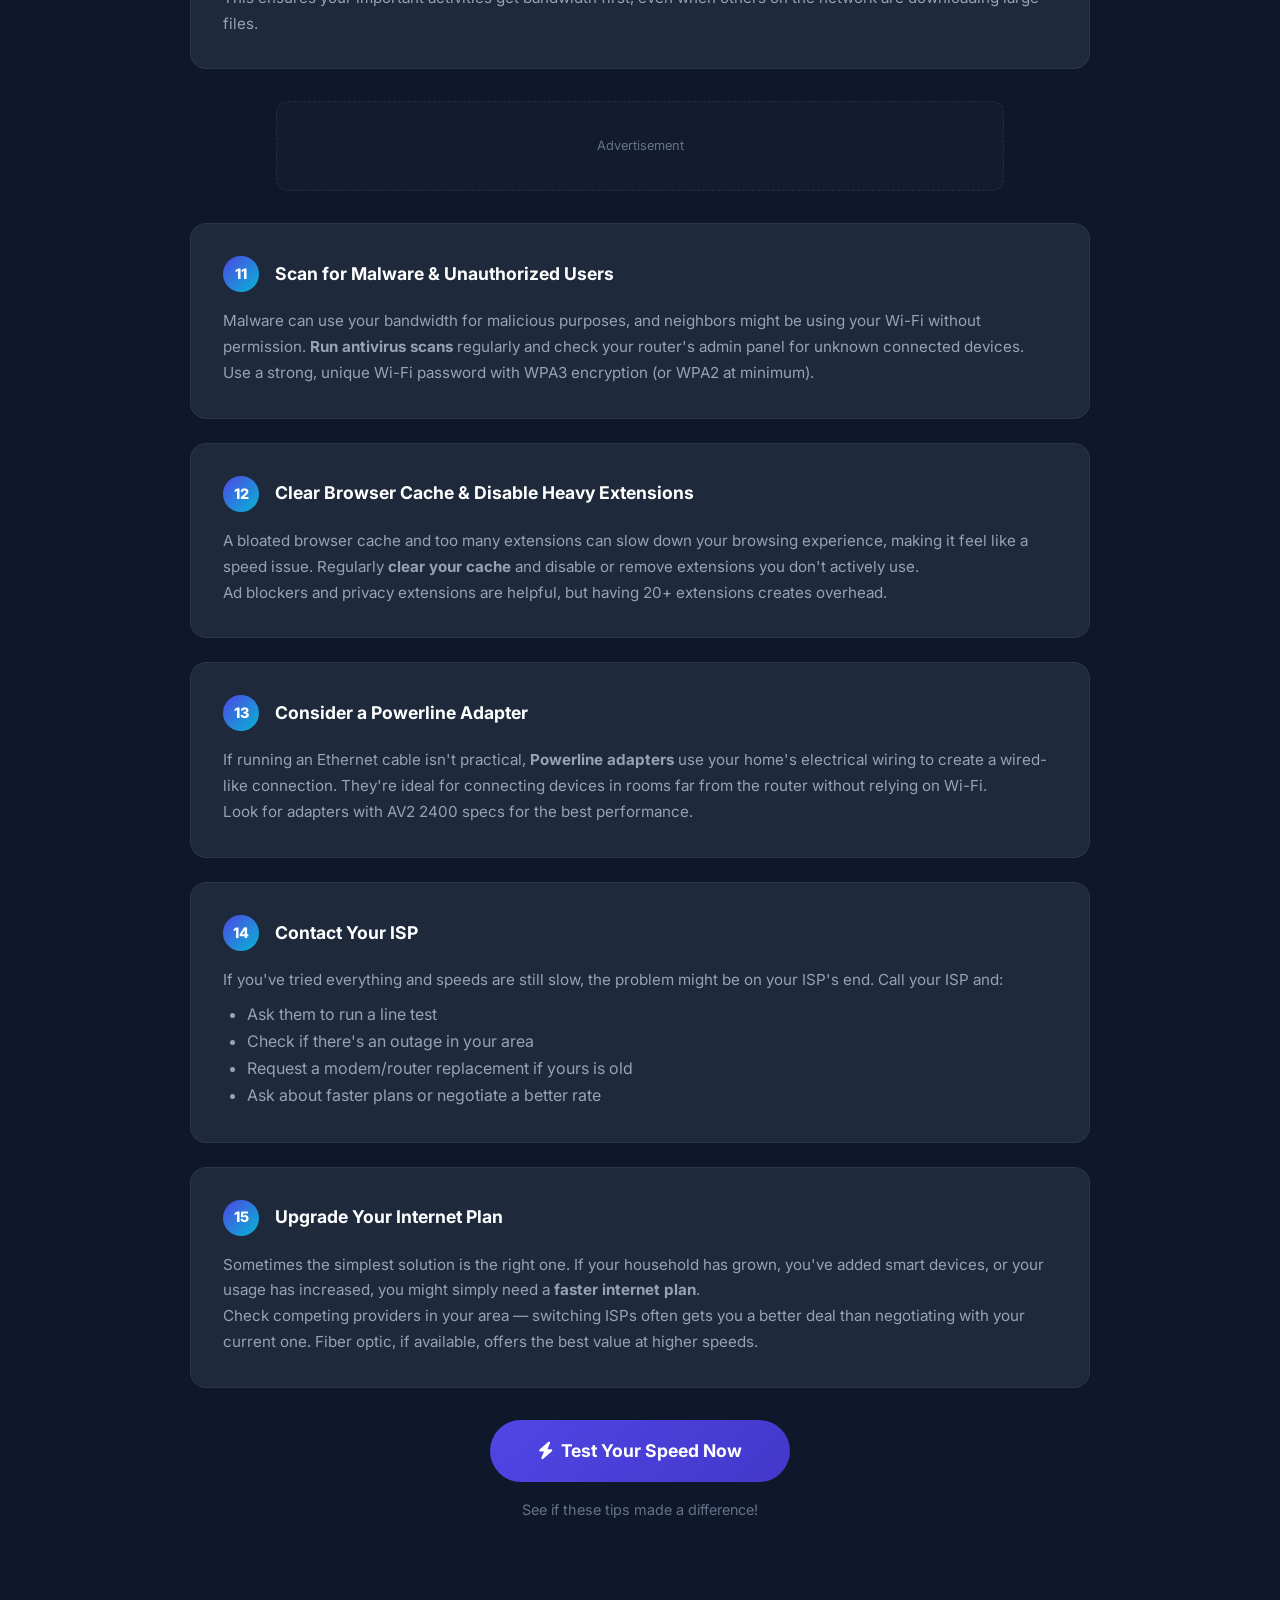
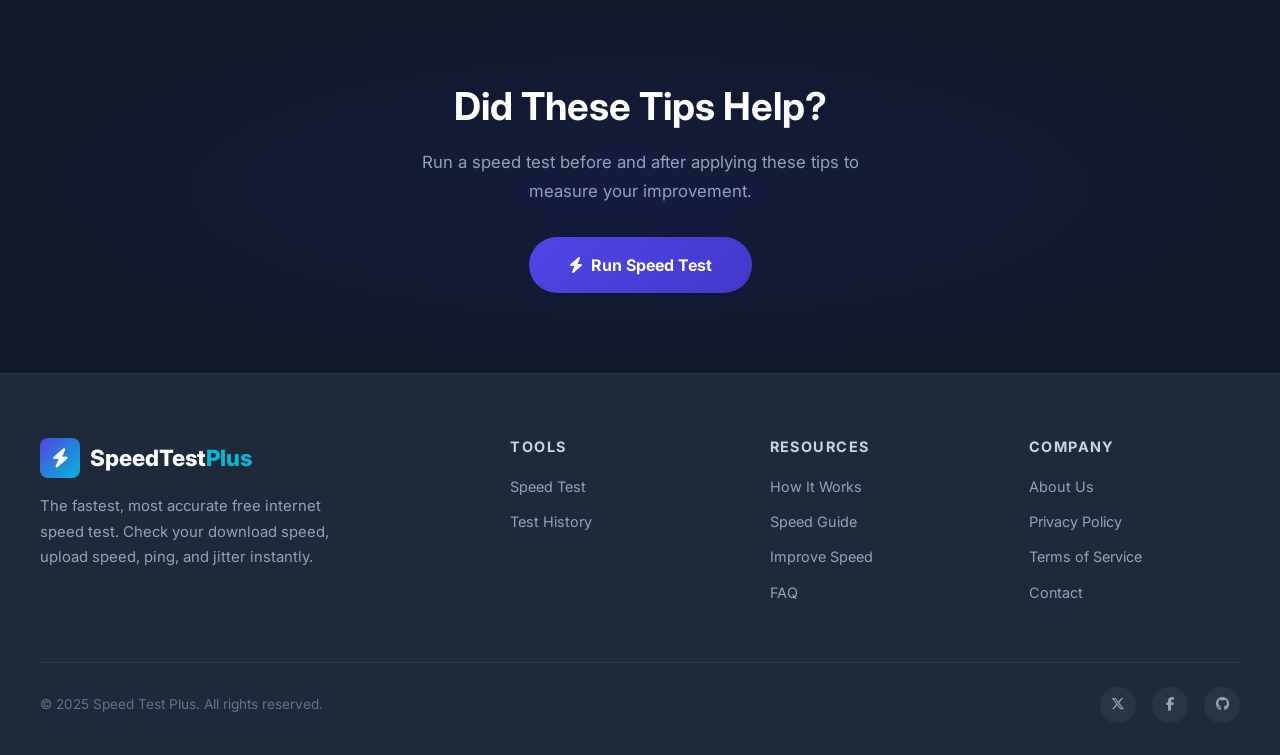
<file: tips.html>
<!DOCTYPE html>
<html lang="en">
<head>
  <meta charset="UTF-8">
  <meta name="viewport" content="width=device-width, initial-scale=1.0">
  <title>15 Proven Tips to Improve Your Internet Speed | Speed Test Plus</title>
  <meta name="description" content="Improve your internet speed with these 15 proven tips. From router placement to DNS optimization, learn how to get faster download speeds and lower ping.">
  <meta name="keywords" content="improve internet speed, speed up wifi, faster internet, boost wifi speed, lower ping, fix slow internet, optimize internet connection, wifi tips">
  <meta name="robots" content="index, follow">
  <link rel="canonical" href="https://speedtestplus.vercel.app/tips.html">

  <meta property="og:type" content="article">
  <meta property="og:title" content="15 Proven Tips to Improve Your Internet Speed">
  <meta property="og:description" content="Boost your internet speed with practical, proven optimization techniques.">
  <meta property="og:url" content="https://speedtestplus.vercel.app/tips.html">

  <link rel="preconnect" href="https://fonts.googleapis.com">
  <link rel="preconnect" href="https://fonts.gstatic.com" crossorigin>
  <link href="https://fonts.googleapis.com/css2?family=Inter:wght@300;400;500;600;700;800;900&family=JetBrains+Mono:wght@400;500;600;700;800&display=swap" rel="stylesheet">
  <link rel="stylesheet" href="https://cdn.jsdelivr.net/npm/@fortawesome/fontawesome-free@6.5.1/css/all.min.css">
  <link rel="stylesheet" href="css/style.css">
  <link rel="icon" type="image/svg+xml" href="data:image/svg+xml,<svg xmlns='http://www.w3.org/2000/svg' viewBox='0 0 100 100'><text y='.9em' font-size='90'>⚡</text></svg>">

  <script type="application/ld+json">
  {
    "@context": "https://schema.org",
    "@type": "HowTo",
    "name": "How to Improve Your Internet Speed",
    "description": "15 proven tips to boost your internet connection speed",
    "step": [
      {"@type": "HowToStep", "name": "Use Ethernet Instead of Wi-Fi", "text": "Connect directly to your router with an Ethernet cable for the fastest, most stable connection."},
      {"@type": "HowToStep", "name": "Restart Your Router", "text": "Power cycle your router to clear memory and re-establish connections."},
      {"@type": "HowToStep", "name": "Optimize Router Placement", "text": "Place your router centrally, elevated, and away from obstructions."},
      {"@type": "HowToStep", "name": "Use the 5GHz Band", "text": "Switch to 5GHz Wi-Fi for faster speeds if you're close to the router."},
      {"@type": "HowToStep", "name": "Change DNS Servers", "text": "Switch to faster DNS like Cloudflare (1.1.1.1) or Google (8.8.8.8)."}
    ]
  }
  </script>
</head>
<body>

  <!-- NAVIGATION -->
  <nav class="navbar" role="navigation" aria-label="Main navigation">
    <div class="nav-container">
      <a href="index.html" class="nav-logo" aria-label="Speed Test Plus Home">
        <div class="logo-icon"><i class="fas fa-bolt"></i></div>
        <span>SpeedTest<span class="logo-plus">Plus</span></span>
      </a>
      <ul class="nav-links">
        <li><a href="index.html">Speed Test</a></li>
        <li><a href="how-it-works.html">How It Works</a></li>
        <li><a href="internet-speed-guide.html">Speed Guide</a></li>
        <li><a href="tips.html" class="active">Improve Speed</a></li>
        <li><a href="faq.html">FAQ</a></li>
        <li><a href="about.html">About</a></li>
        <li><a href="index.html#speed-test" class="nav-cta">Run Test</a></li>
      </ul>
      <button class="hamburger" aria-label="Toggle menu">
        <span></span><span></span><span></span>
      </button>
    </div>
  </nav>

  <!-- PAGE HERO -->
  <section class="page-hero">
    <nav class="breadcrumbs" aria-label="Breadcrumb">
      <a href="index.html">Home</a>
      <span class="separator">/</span>
      <span>Improve Speed</span>
    </nav>
    <h1>15 Proven Tips to Improve Your Internet Speed</h1>
    <p>Actionable strategies to boost your download speed, reduce lag, and get the most from your internet connection.</p>
  </section>

  <!-- TIPS CONTENT -->
  <section class="section">
    <div class="container" style="max-width:900px;">

      <div class="tip-card fade-in">
        <div class="tip-header">
          <div class="tip-number">1</div>
          <h3>Use an Ethernet Cable Instead of Wi-Fi</h3>
        </div>
        <p>A wired Ethernet connection eliminates Wi-Fi interference and provides the <strong>fastest, most stable</strong> connection possible. Wi-Fi signals weaken through walls and are affected by other devices. Simply connecting a Cat6 or Cat6a cable can boost speeds by 30-50% compared to Wi-Fi.</p>
        <p><strong>Best for:</strong> Gaming, video calls, downloading large files, any activity where stability matters.</p>
      </div>

      <div class="tip-card fade-in">
        <div class="tip-header">
          <div class="tip-number">2</div>
          <h3>Restart Your Router Regularly</h3>
        </div>
        <p>Like any computer, routers accumulate temporary data and can slow down over time. <strong>Power cycling your router</strong> (unplug for 30 seconds, then plug back in) clears the memory, resets connections, and often resolves speed issues immediately.</p>
        <p><strong>Pro tip:</strong> Set a schedule to restart your router weekly using a smart plug with a timer.</p>
      </div>

      <div class="tip-card fade-in">
        <div class="tip-header">
          <div class="tip-number">3</div>
          <h3>Optimize Router Placement</h3>
        </div>
        <p>Router placement dramatically affects Wi-Fi performance. Follow these placement rules:</p>
        <ul style="color:var(--gray-400);padding-left:1.5rem;margin-top:0.5rem;">
          <li>Place it in the <strong>center of your home</strong>, not in a corner</li>
          <li>Keep it <strong>elevated</strong> (on a shelf or table, not on the floor)</li>
          <li>Keep it <strong>away from thick walls, metal objects, and appliances</strong></li>
          <li>Avoid placing near <strong>microwaves, baby monitors, or Bluetooth devices</strong> (they use similar frequencies)</li>
          <li>Don't hide it in a <strong>cabinet or closet</strong></li>
        </ul>
      </div>

      <div class="tip-card fade-in">
        <div class="tip-header">
          <div class="tip-number">4</div>
          <h3>Switch to the 5GHz Wi-Fi Band</h3>
        </div>
        <p>Most modern routers broadcast on two frequencies: <strong>2.4GHz and 5GHz</strong>. The 5GHz band offers significantly faster speeds and less interference, though with slightly shorter range.</p>
        <p>Use <strong>5GHz</strong> for devices close to the router (phones, laptops) and <strong>2.4GHz</strong> for distant devices or smart home gadgets that don't need high bandwidth.</p>
      </div>

      <div class="ad-slot ad-slot-horizontal" aria-hidden="true">
        <span>Advertisement</span>
      </div>

      <div class="tip-card fade-in">
        <div class="tip-header">
          <div class="tip-number">5</div>
          <h3>Change Your DNS Servers</h3>
        </div>
        <p>Your ISP's default DNS servers are often slow. Switching to a faster DNS provider can <strong>speed up website loading times</strong> and improve reliability. Try:</p>
        <ul style="color:var(--gray-400);padding-left:1.5rem;margin-top:0.5rem;">
          <li><strong>Cloudflare:</strong> 1.1.1.1 / 1.0.0.1 (fastest, privacy-focused)</li>
          <li><strong>Google:</strong> 8.8.8.8 / 8.8.4.4 (reliable, fast)</li>
          <li><strong>OpenDNS:</strong> 208.67.222.222 / 208.67.220.220 (filtering options)</li>
        </ul>
        <p>You can change DNS in your router settings (affects all devices) or on individual devices.</p>
      </div>

      <div class="tip-card fade-in">
        <div class="tip-header">
          <div class="tip-number">6</div>
          <h3>Update Your Router Firmware</h3>
        </div>
        <p>Router manufacturers regularly release firmware updates that <strong>fix bugs, patch security vulnerabilities, and improve performance</strong>. Check your router's admin panel (usually at 192.168.1.1 or 192.168.0.1) for available updates.</p>
        <p>Many modern routers support automatic updates — enable this feature if available.</p>
      </div>

      <div class="tip-card fade-in">
        <div class="tip-header">
          <div class="tip-number">7</div>
          <h3>Upgrade to a Wi-Fi 6/6E Router</h3>
        </div>
        <p>If your router is more than 3-4 years old, upgrading to <strong>Wi-Fi 6 (802.11ax)</strong> or <strong>Wi-Fi 6E</strong> can dramatically improve performance. These newer standards offer:</p>
        <ul style="color:var(--gray-400);padding-left:1.5rem;margin-top:0.5rem;">
          <li>Up to 4x faster speeds than Wi-Fi 5</li>
          <li>Better performance with many connected devices</li>
          <li>Lower latency for gaming and video calls</li>
          <li>6GHz band (Wi-Fi 6E) for zero congestion</li>
        </ul>
      </div>

      <div class="tip-card fade-in">
        <div class="tip-header">
          <div class="tip-number">8</div>
          <h3>Use a Mesh Wi-Fi System</h3>
        </div>
        <p>For large homes (2,000+ sq ft), a single router can't cover everything effectively. <strong>Mesh Wi-Fi systems</strong> use multiple nodes to create seamless coverage throughout your entire home, eliminating dead zones.</p>
        <p>Top mesh systems include Google Nest WiFi Pro, eero Pro 6E, and TP-Link Deco.</p>
      </div>

      <div class="tip-card fade-in">
        <div class="tip-header">
          <div class="tip-number">9</div>
          <h3>Limit Background Applications &amp; Devices</h3>
        </div>
        <p>Background apps can consume significant bandwidth without you realizing it. Common bandwidth hogs include:</p>
        <ul style="color:var(--gray-400);padding-left:1.5rem;margin-top:0.5rem;">
          <li>Cloud sync services (Dropbox, Google Drive, iCloud)</li>
          <li>Software auto-updates (Windows Update, app stores)</li>
          <li>Streaming on other devices</li>
          <li>Smart home cameras uploading footage</li>
        </ul>
        <p>Pause unnecessary syncing and downloads when you need maximum speed.</p>
      </div>

      <div class="tip-card fade-in">
        <div class="tip-header">
          <div class="tip-number">10</div>
          <h3>Enable QoS (Quality of Service)</h3>
        </div>
        <p>Many routers support <strong>QoS settings</strong> that let you prioritize certain types of traffic. You can give priority to:</p>
        <ul style="color:var(--gray-400);padding-left:1.5rem;margin-top:0.5rem;">
          <li>Video conferencing (Zoom, Teams)</li>
          <li>Gaming traffic</li>
          <li>Streaming services</li>
        </ul>
        <p>This ensures your important activities get bandwidth first, even when others on the network are downloading large files.</p>
      </div>

      <div class="ad-slot ad-slot-horizontal" aria-hidden="true">
        <span>Advertisement</span>
      </div>

      <div class="tip-card fade-in">
        <div class="tip-header">
          <div class="tip-number">11</div>
          <h3>Scan for Malware &amp; Unauthorized Users</h3>
        </div>
        <p>Malware can use your bandwidth for malicious purposes, and neighbors might be using your Wi-Fi without permission. <strong>Run antivirus scans</strong> regularly and check your router's admin panel for unknown connected devices.</p>
        <p>Use a strong, unique Wi-Fi password with WPA3 encryption (or WPA2 at minimum).</p>
      </div>

      <div class="tip-card fade-in">
        <div class="tip-header">
          <div class="tip-number">12</div>
          <h3>Clear Browser Cache &amp; Disable Heavy Extensions</h3>
        </div>
        <p>A bloated browser cache and too many extensions can slow down your browsing experience, making it feel like a speed issue. Regularly <strong>clear your cache</strong> and disable or remove extensions you don't actively use.</p>
        <p>Ad blockers and privacy extensions are helpful, but having 20+ extensions creates overhead.</p>
      </div>

      <div class="tip-card fade-in">
        <div class="tip-header">
          <div class="tip-number">13</div>
          <h3>Consider a Powerline Adapter</h3>
        </div>
        <p>If running an Ethernet cable isn't practical, <strong>Powerline adapters</strong> use your home's electrical wiring to create a wired-like connection. They're ideal for connecting devices in rooms far from the router without relying on Wi-Fi.</p>
        <p>Look for adapters with AV2 2400 specs for the best performance.</p>
      </div>

      <div class="tip-card fade-in">
        <div class="tip-header">
          <div class="tip-number">14</div>
          <h3>Contact Your ISP</h3>
        </div>
        <p>If you've tried everything and speeds are still slow, the problem might be on your ISP's end. Call your ISP and:</p>
        <ul style="color:var(--gray-400);padding-left:1.5rem;margin-top:0.5rem;">
          <li>Ask them to run a line test</li>
          <li>Check if there's an outage in your area</li>
          <li>Request a modem/router replacement if yours is old</li>
          <li>Ask about faster plans or negotiate a better rate</li>
        </ul>
      </div>

      <div class="tip-card fade-in">
        <div class="tip-header">
          <div class="tip-number">15</div>
          <h3>Upgrade Your Internet Plan</h3>
        </div>
        <p>Sometimes the simplest solution is the right one. If your household has grown, you've added smart devices, or your usage has increased, you might simply need a <strong>faster internet plan</strong>.</p>
        <p>Check competing providers in your area — switching ISPs often gets you a better deal than negotiating with your current one. Fiber optic, if available, offers the best value at higher speeds.</p>
      </div>

      <div class="text-center mt-4 fade-in">
        <a href="index.html#speed-test" class="btn-primary" style="font-size:1.1rem;padding:1rem 3rem;">
          <i class="fas fa-bolt"></i> Test Your Speed Now
        </a>
        <p style="color:var(--gray-500);margin-top:1rem;font-size:0.9rem;">See if these tips made a difference!</p>
      </div>

    </div>
  </section>

  <!-- CTA -->
  <section class="cta-section">
    <h2>Did These Tips Help?</h2>
    <p>Run a speed test before and after applying these tips to measure your improvement.</p>
    <a href="index.html#speed-test" class="btn-primary"><i class="fas fa-bolt"></i> Run Speed Test</a>
  </section>

  <!-- FOOTER -->
  <footer class="footer" role="contentinfo">
    <div class="footer-grid">
      <div class="footer-brand">
        <a href="index.html" class="nav-logo">
          <div class="logo-icon"><i class="fas fa-bolt"></i></div>
          <span>SpeedTest<span class="logo-plus">Plus</span></span>
        </a>
        <p>The fastest, most accurate free internet speed test. Check your download speed, upload speed, ping, and jitter instantly.</p>
      </div>
      <div class="footer-col">
        <h4>Tools</h4>
        <ul>
          <li><a href="index.html">Speed Test</a></li>
          <li><a href="index.html#history">Test History</a></li>
        </ul>
      </div>
      <div class="footer-col">
        <h4>Resources</h4>
        <ul>
          <li><a href="how-it-works.html">How It Works</a></li>
          <li><a href="internet-speed-guide.html">Speed Guide</a></li>
          <li><a href="tips.html">Improve Speed</a></li>
          <li><a href="faq.html">FAQ</a></li>
        </ul>
      </div>
      <div class="footer-col">
        <h4>Company</h4>
        <ul>
          <li><a href="about.html">About Us</a></li>
          <li><a href="privacy.html">Privacy Policy</a></li>
          <li><a href="terms.html">Terms of Service</a></li>
          <li><a href="contact.html">Contact</a></li>
        </ul>
      </div>
    </div>
    <div class="footer-bottom">
      <p>&copy; 2025 Speed Test Plus. All rights reserved.</p>
      <div class="footer-social">
        <a href="#" aria-label="Twitter"><i class="fab fa-x-twitter"></i></a>
        <a href="#" aria-label="Facebook"><i class="fab fa-facebook-f"></i></a>
        <a href="#" aria-label="GitHub"><i class="fab fa-github"></i></a>
      </div>
    </div>
  </footer>

  <script src="js/main.js"></script>
</body>
</html>
</file>
<file: css/style.css>
/* ============================================
   Speed Test Plus - Main Stylesheet
   Modern, Fast, SEO-Optimized Speed Test Site
   ============================================ */

/* CSS Custom Properties */
:root {
  --primary: #4F46E5;
  --primary-dark: #4338CA;
  --primary-light: #818CF8;
  --secondary: #06B6D4;
  --secondary-dark: #0891B2;
  --accent: #F59E0B;
  --success: #10B981;
  --danger: #EF4444;
  --warning: #F59E0B;
  --dark: #0F172A;
  --dark-secondary: #1E293B;
  --gray-100: #F1F5F9;
  --gray-200: #E2E8F0;
  --gray-300: #CBD5E1;
  --gray-400: #94A3B8;
  --gray-500: #64748B;
  --gray-600: #475569;
  --gray-700: #334155;
  --white: #FFFFFF;
  --font-primary: 'Inter', -apple-system, BlinkMacSystemFont, 'Segoe UI', sans-serif;
  --font-mono: 'JetBrains Mono', 'Fira Code', monospace;
  --shadow-sm: 0 1px 2px rgba(0,0,0,0.05);
  --shadow-md: 0 4px 6px -1px rgba(0,0,0,0.1), 0 2px 4px -2px rgba(0,0,0,0.1);
  --shadow-lg: 0 10px 15px -3px rgba(0,0,0,0.1), 0 4px 6px -4px rgba(0,0,0,0.1);
  --shadow-xl: 0 20px 25px -5px rgba(0,0,0,0.1), 0 8px 10px -6px rgba(0,0,0,0.1);
  --shadow-glow: 0 0 40px rgba(79,70,229,0.3);
  --radius-sm: 8px;
  --radius-md: 12px;
  --radius-lg: 16px;
  --radius-xl: 24px;
  --radius-full: 9999px;
  --transition: all 0.3s cubic-bezier(0.4, 0, 0.2, 1);
}

/* Reset & Base */
*, *::before, *::after {
  margin: 0;
  padding: 0;
  box-sizing: border-box;
}

html {
  scroll-behavior: smooth;
  font-size: 16px;
  -webkit-text-size-adjust: 100%;
}

body {
  font-family: var(--font-primary);
  background: var(--dark);
  color: var(--gray-200);
  line-height: 1.7;
  min-height: 100vh;
  overflow-x: hidden;
  -webkit-font-smoothing: antialiased;
  -moz-osx-font-smoothing: grayscale;
}

img {
  max-width: 100%;
  height: auto;
  display: block;
}

a {
  color: var(--primary-light);
  text-decoration: none;
  transition: var(--transition);
}

a:hover {
  color: var(--secondary);
}

h1, h2, h3, h4, h5, h6 {
  color: var(--white);
  line-height: 1.3;
  font-weight: 700;
}

/* ============================================
   NAVIGATION
   ============================================ */
.navbar {
  position: fixed;
  top: 0;
  left: 0;
  right: 0;
  z-index: 1000;
  background: rgba(15, 23, 42, 0.85);
  backdrop-filter: blur(20px);
  -webkit-backdrop-filter: blur(20px);
  border-bottom: 1px solid rgba(255,255,255,0.06);
  padding: 0 2rem;
  transition: var(--transition);
}

.navbar.scrolled {
  background: rgba(15, 23, 42, 0.95);
  box-shadow: var(--shadow-lg);
}

.nav-container {
  max-width: 1280px;
  margin: 0 auto;
  display: flex;
  align-items: center;
  justify-content: space-between;
  height: 70px;
}

.nav-logo {
  display: flex;
  align-items: center;
  gap: 10px;
  font-size: 1.4rem;
  font-weight: 800;
  color: var(--white);
  text-decoration: none;
}

.nav-logo .logo-icon {
  width: 40px;
  height: 40px;
  background: linear-gradient(135deg, var(--primary), var(--secondary));
  border-radius: var(--radius-sm);
  display: flex;
  align-items: center;
  justify-content: center;
  font-size: 1.2rem;
  color: white;
}

.nav-logo .logo-plus {
  color: var(--secondary);
}

.nav-links {
  display: flex;
  align-items: center;
  gap: 2rem;
  list-style: none;
}

.nav-links a {
  color: var(--gray-400);
  font-weight: 500;
  font-size: 0.95rem;
  padding: 0.5rem 0;
  position: relative;
  transition: var(--transition);
}

.nav-links a::after {
  content: '';
  position: absolute;
  bottom: -2px;
  left: 0;
  width: 0;
  height: 2px;
  background: var(--primary);
  transition: var(--transition);
}

.nav-links a:hover,
.nav-links a.active {
  color: var(--white);
}

.nav-links a:hover::after,
.nav-links a.active::after {
  width: 100%;
}

.nav-cta {
  background: linear-gradient(135deg, var(--primary), var(--secondary)) !important;
  color: var(--white) !important;
  padding: 0.6rem 1.5rem !important;
  border-radius: var(--radius-full) !important;
  font-weight: 600 !important;
}

.nav-cta::after {
  display: none !important;
}

.nav-cta:hover {
  transform: translateY(-1px);
  box-shadow: var(--shadow-glow);
}

/* Hamburger */
.hamburger {
  display: none;
  flex-direction: column;
  gap: 5px;
  cursor: pointer;
  padding: 5px;
  background: none;
  border: none;
}

.hamburger span {
  width: 25px;
  height: 2px;
  background: var(--white);
  transition: var(--transition);
  border-radius: 2px;
}

.hamburger.active span:nth-child(1) {
  transform: rotate(45deg) translate(5px, 5px);
}

.hamburger.active span:nth-child(2) {
  opacity: 0;
}

.hamburger.active span:nth-child(3) {
  transform: rotate(-45deg) translate(5px, -5px);
}

/* ============================================
   HERO SECTION
   ============================================ */
.hero {
  min-height: 100vh;
  display: flex;
  align-items: center;
  justify-content: center;
  padding: 100px 2rem 60px;
  position: relative;
  overflow: hidden;
}

.hero-bg {
  position: absolute;
  inset: 0;
  background: radial-gradient(ellipse at top, rgba(79,70,229,0.15) 0%, transparent 60%),
              radial-gradient(ellipse at bottom right, rgba(6,182,212,0.1) 0%, transparent 50%);
  z-index: 0;
}

.hero-grid {
  position: absolute;
  inset: 0;
  background-image: 
    linear-gradient(rgba(255,255,255,0.02) 1px, transparent 1px),
    linear-gradient(90deg, rgba(255,255,255,0.02) 1px, transparent 1px);
  background-size: 60px 60px;
  z-index: 0;
}

.hero-content {
  position: relative;
  z-index: 1;
  text-align: center;
  max-width: 900px;
  width: 100%;
}

.hero-badge {
  display: inline-flex;
  align-items: center;
  gap: 8px;
  background: rgba(79,70,229,0.15);
  border: 1px solid rgba(79,70,229,0.3);
  padding: 0.4rem 1.2rem;
  border-radius: var(--radius-full);
  font-size: 0.85rem;
  color: var(--primary-light);
  margin-bottom: 1.5rem;
  font-weight: 500;
}

.hero h1 {
  font-size: clamp(2.2rem, 5vw, 3.8rem);
  font-weight: 900;
  margin-bottom: 1rem;
  letter-spacing: -0.02em;
  line-height: 1.1;
}

.hero h1 .gradient-text {
  background: linear-gradient(135deg, var(--primary-light), var(--secondary));
  -webkit-background-clip: text;
  -webkit-text-fill-color: transparent;
  background-clip: text;
}

.hero-subtitle {
  font-size: 1.15rem;
  color: var(--gray-400);
  max-width: 600px;
  margin: 0 auto 2.5rem;
  line-height: 1.7;
}

/* ============================================
   SPEED TEST WIDGET
   ============================================ */
.speed-test-card {
  background: var(--dark-secondary);
  border: 1px solid rgba(255,255,255,0.08);
  border-radius: var(--radius-xl);
  padding: 3rem;
  max-width: 700px;
  margin: 0 auto;
  position: relative;
  overflow: hidden;
  box-shadow: var(--shadow-xl);
}

.speed-test-card::before {
  content: '';
  position: absolute;
  top: 0;
  left: 0;
  right: 0;
  height: 3px;
  background: linear-gradient(90deg, var(--primary), var(--secondary), var(--primary));
  background-size: 200% 100%;
  animation: shimmer 3s linear infinite;
}

@keyframes shimmer {
  0% { background-position: -200% 0; }
  100% { background-position: 200% 0; }
}

/* Gauge / Speedometer */
.gauge-container {
  position: relative;
  width: 280px;
  height: 160px;
  margin: 0 auto 1.5rem;
}

.gauge-svg {
  width: 100%;
  height: 100%;
}

.gauge-bg {
  fill: none;
  stroke: rgba(255,255,255,0.06);
  stroke-width: 14;
  stroke-linecap: round;
}

.gauge-fill {
  fill: none;
  stroke: url(#gaugeGradient);
  stroke-width: 14;
  stroke-linecap: round;
  stroke-dasharray: 283;
  stroke-dashoffset: 283;
  transition: stroke-dashoffset 0.5s ease;
}

.gauge-value {
  position: absolute;
  bottom: 10px;
  left: 50%;
  transform: translateX(-50%);
  text-align: center;
}

.gauge-number {
  font-size: 3.5rem;
  font-weight: 900;
  font-family: var(--font-mono);
  color: var(--white);
  line-height: 1;
}

.gauge-unit {
  font-size: 0.85rem;
  color: var(--gray-400);
  font-weight: 500;
  text-transform: uppercase;
  letter-spacing: 0.1em;
}

.gauge-label {
  font-size: 0.8rem;
  color: var(--primary-light);
  font-weight: 600;
  margin-top: 4px;
}

/* Speed Test Button */
.start-test-btn {
  display: inline-flex;
  align-items: center;
  justify-content: center;
  gap: 10px;
  background: linear-gradient(135deg, var(--primary), var(--primary-dark));
  color: var(--white);
  font-size: 1.15rem;
  font-weight: 700;
  padding: 1rem 3rem;
  border: none;
  border-radius: var(--radius-full);
  cursor: pointer;
  transition: var(--transition);
  position: relative;
  overflow: hidden;
  margin-bottom: 2rem;
  font-family: var(--font-primary);
}

.start-test-btn:hover {
  transform: translateY(-2px);
  box-shadow: var(--shadow-glow);
}

.start-test-btn:active {
  transform: translateY(0);
}

.start-test-btn.testing {
  background: linear-gradient(135deg, var(--secondary-dark), var(--secondary));
  pointer-events: none;
}

.start-test-btn .btn-pulse {
  position: absolute;
  inset: 0;
  border-radius: inherit;
  border: 2px solid var(--primary-light);
  animation: pulse-ring 2s infinite;
  opacity: 0;
}

.start-test-btn:not(.testing) .btn-pulse {
  animation: pulse-ring 2s infinite;
}

@keyframes pulse-ring {
  0% { transform: scale(1); opacity: 0.5; }
  100% { transform: scale(1.15); opacity: 0; }
}

/* Results Panel */
.results-grid {
  display: grid;
  grid-template-columns: repeat(4, 1fr);
  gap: 1rem;
  margin-top: 1.5rem;
}

.result-item {
  background: rgba(255,255,255,0.03);
  border: 1px solid rgba(255,255,255,0.06);
  border-radius: var(--radius-md);
  padding: 1.2rem 0.8rem;
  text-align: center;
  transition: var(--transition);
}

.result-item:hover {
  border-color: rgba(79,70,229,0.3);
  background: rgba(79,70,229,0.05);
}

.result-icon {
  font-size: 1.3rem;
  margin-bottom: 0.5rem;
}

.result-value {
  font-size: 1.5rem;
  font-weight: 800;
  font-family: var(--font-mono);
  color: var(--white);
}

.result-label {
  font-size: 0.75rem;
  color: var(--gray-400);
  text-transform: uppercase;
  letter-spacing: 0.08em;
  margin-top: 2px;
  font-weight: 500;
}

/* Progress bar */
.test-progress {
  width: 100%;
  height: 4px;
  background: rgba(255,255,255,0.06);
  border-radius: var(--radius-full);
  margin-top: 1.5rem;
  overflow: hidden;
  opacity: 0;
  transition: var(--transition);
}

.test-progress.active {
  opacity: 1;
}

.test-progress-bar {
  height: 100%;
  background: linear-gradient(90deg, var(--primary), var(--secondary));
  border-radius: var(--radius-full);
  width: 0%;
  transition: width 0.3s ease;
}

.test-status {
  font-size: 0.85rem;
  color: var(--gray-400);
  margin-top: 0.8rem;
  min-height: 1.2em;
}

/* ============================================
   FEATURES SECTION
   ============================================ */
.section {
  padding: 5rem 2rem;
  position: relative;
}

.section-header {
  text-align: center;
  margin-bottom: 3.5rem;
  max-width: 700px;
  margin-left: auto;
  margin-right: auto;
}

.section-label {
  display: inline-block;
  font-size: 0.8rem;
  font-weight: 700;
  text-transform: uppercase;
  letter-spacing: 0.15em;
  color: var(--primary-light);
  margin-bottom: 0.8rem;
}

.section-header h2 {
  font-size: clamp(1.8rem, 3.5vw, 2.6rem);
  margin-bottom: 1rem;
  letter-spacing: -0.02em;
}

.section-header p {
  color: var(--gray-400);
  font-size: 1.05rem;
}

.container {
  max-width: 1200px;
  margin: 0 auto;
}

/* Feature Cards */
.features-grid {
  display: grid;
  grid-template-columns: repeat(auto-fit, minmax(280px, 1fr));
  gap: 1.5rem;
}

.feature-card {
  background: var(--dark-secondary);
  border: 1px solid rgba(255,255,255,0.06);
  border-radius: var(--radius-lg);
  padding: 2rem;
  transition: var(--transition);
  position: relative;
  overflow: hidden;
}

.feature-card:hover {
  transform: translateY(-4px);
  border-color: rgba(79,70,229,0.3);
  box-shadow: var(--shadow-lg);
}

.feature-card::before {
  content: '';
  position: absolute;
  top: 0;
  left: 0;
  right: 0;
  height: 2px;
  background: linear-gradient(90deg, var(--primary), var(--secondary));
  opacity: 0;
  transition: var(--transition);
}

.feature-card:hover::before {
  opacity: 1;
}

.feature-icon {
  width: 50px;
  height: 50px;
  border-radius: var(--radius-md);
  display: flex;
  align-items: center;
  justify-content: center;
  font-size: 1.4rem;
  margin-bottom: 1.2rem;
  background: rgba(79,70,229,0.1);
  color: var(--primary-light);
}

.feature-card h3 {
  font-size: 1.15rem;
  margin-bottom: 0.6rem;
}

.feature-card p {
  color: var(--gray-400);
  font-size: 0.95rem;
  line-height: 1.6;
}

/* ============================================
   STATS BAR
   ============================================ */
.stats-bar {
  background: linear-gradient(135deg, var(--primary), var(--secondary));
  padding: 3rem 2rem;
}

.stats-grid {
  display: grid;
  grid-template-columns: repeat(auto-fit, minmax(200px, 1fr));
  gap: 2rem;
  max-width: 1000px;
  margin: 0 auto;
  text-align: center;
}

.stat-item h3 {
  font-size: 2.5rem;
  font-weight: 900;
  margin-bottom: 0.3rem;
}

.stat-item p {
  font-size: 0.9rem;
  opacity: 0.9;
  color: rgba(255,255,255,0.85);
}

/* ============================================
   HOW IT WORKS SECTION
   ============================================ */
.steps-container {
  display: grid;
  grid-template-columns: repeat(auto-fit, minmax(250px, 1fr));
  gap: 2rem;
  counter-reset: step;
}

.step-card {
  text-align: center;
  padding: 2rem;
  position: relative;
}

.step-number {
  width: 60px;
  height: 60px;
  border-radius: 50%;
  background: rgba(79,70,229,0.15);
  border: 2px solid var(--primary);
  display: flex;
  align-items: center;
  justify-content: center;
  font-size: 1.5rem;
  font-weight: 900;
  color: var(--primary-light);
  margin: 0 auto 1.2rem;
  font-family: var(--font-mono);
}

.step-card h3 {
  font-size: 1.15rem;
  margin-bottom: 0.6rem;
}

.step-card p {
  color: var(--gray-400);
  font-size: 0.93rem;
}

/* ============================================
   UNDERSTANDING RESULTS / EDUCATIONAL
   ============================================ */
.info-cards {
  display: grid;
  grid-template-columns: repeat(auto-fit, minmax(300px, 1fr));
  gap: 1.5rem;
}

.info-card {
  background: var(--dark-secondary);
  border: 1px solid rgba(255,255,255,0.06);
  border-radius: var(--radius-lg);
  padding: 2rem;
  transition: var(--transition);
}

.info-card:hover {
  border-color: rgba(79,70,229,0.2);
}

.info-card .info-header {
  display: flex;
  align-items: center;
  gap: 1rem;
  margin-bottom: 1rem;
}

.info-card .info-icon {
  width: 44px;
  height: 44px;
  border-radius: var(--radius-sm);
  display: flex;
  align-items: center;
  justify-content: center;
  font-size: 1.2rem;
  flex-shrink: 0;
}

.info-card h3 {
  font-size: 1.1rem;
}

.info-card p {
  color: var(--gray-400);
  font-size: 0.93rem;
  line-height: 1.7;
}

.info-card .speed-range {
  display: inline-block;
  margin-top: 0.8rem;
  padding: 0.3rem 0.8rem;
  background: rgba(79,70,229,0.1);
  border-radius: var(--radius-full);
  font-size: 0.8rem;
  font-weight: 600;
  color: var(--primary-light);
  font-family: var(--font-mono);
}

/* Color modifiers for info icons */
.icon-download { background: rgba(79,70,229,0.15); color: var(--primary-light); }
.icon-upload { background: rgba(6,182,212,0.15); color: var(--secondary); }
.icon-ping { background: rgba(16,185,129,0.15); color: var(--success); }
.icon-jitter { background: rgba(245,158,11,0.15); color: var(--accent); }

/* ============================================
   FAQ SECTION
   ============================================ */
.faq-list {
  max-width: 800px;
  margin: 0 auto;
}

.faq-item {
  border: 1px solid rgba(255,255,255,0.06);
  border-radius: var(--radius-md);
  margin-bottom: 0.8rem;
  overflow: hidden;
  background: var(--dark-secondary);
  transition: var(--transition);
}

.faq-item:hover {
  border-color: rgba(79,70,229,0.2);
}

.faq-question {
  display: flex;
  align-items: center;
  justify-content: space-between;
  width: 100%;
  padding: 1.2rem 1.5rem;
  background: none;
  border: none;
  color: var(--white);
  font-size: 1rem;
  font-weight: 600;
  cursor: pointer;
  text-align: left;
  font-family: var(--font-primary);
  gap: 1rem;
}

.faq-question i {
  font-size: 0.8rem;
  color: var(--gray-400);
  transition: var(--transition);
  flex-shrink: 0;
}

.faq-item.open .faq-question i {
  transform: rotate(180deg);
  color: var(--primary-light);
}

.faq-answer {
  max-height: 0;
  overflow: hidden;
  transition: max-height 0.3s ease, padding 0.3s ease;
}

.faq-answer-inner {
  padding: 0 1.5rem 1.2rem;
  color: var(--gray-400);
  font-size: 0.95rem;
  line-height: 1.7;
}

.faq-item.open .faq-answer {
  max-height: 500px;
}

/* ============================================
   AD PLACEHOLDER (AdSense Ready)
   ============================================ */
.ad-slot {
  background: rgba(255,255,255,0.02);
  border: 1px dashed rgba(255,255,255,0.08);
  border-radius: var(--radius-md);
  padding: 1.5rem;
  text-align: center;
  margin: 2rem 0;
  min-height: 90px;
  display: flex;
  align-items: center;
  justify-content: center;
  color: var(--gray-500);
  font-size: 0.8rem;
}

.ad-slot-horizontal {
  max-width: 728px;
  margin-left: auto;
  margin-right: auto;
}

.ad-slot-sidebar {
  width: 100%;
  min-height: 250px;
}

/* ============================================
   CONTENT PAGES
   ============================================ */
.page-hero {
  padding: 120px 2rem 60px;
  text-align: center;
  position: relative;
  overflow: hidden;
}

.page-hero::before {
  content: '';
  position: absolute;
  inset: 0;
  background: radial-gradient(ellipse at top, rgba(79,70,229,0.12) 0%, transparent 60%);
  z-index: 0;
}

.page-hero > * {
  position: relative;
  z-index: 1;
}

.page-hero h1 {
  font-size: clamp(2rem, 4vw, 3rem);
  margin-bottom: 1rem;
  letter-spacing: -0.02em;
}

.page-hero p {
  color: var(--gray-400);
  font-size: 1.1rem;
  max-width: 650px;
  margin: 0 auto;
}

.breadcrumbs {
  display: flex;
  align-items: center;
  justify-content: center;
  gap: 0.5rem;
  font-size: 0.85rem;
  color: var(--gray-500);
  margin-bottom: 1rem;
}

.breadcrumbs a {
  color: var(--gray-400);
}

.breadcrumbs a:hover {
  color: var(--primary-light);
}

.breadcrumbs .separator {
  color: var(--gray-600);
}

/* Article Content */
.content-layout {
  display: grid;
  grid-template-columns: 1fr 300px;
  gap: 3rem;
  max-width: 1200px;
  margin: 0 auto;
  padding: 3rem 2rem;
}

.content-main {
  min-width: 0;
}

.content-sidebar {
  position: sticky;
  top: 90px;
  align-self: start;
}

.article-content h2 {
  font-size: 1.6rem;
  margin: 2.5rem 0 1rem;
  padding-top: 1rem;
  border-top: 1px solid rgba(255,255,255,0.06);
}

.article-content h2:first-child {
  border-top: none;
  margin-top: 0;
  padding-top: 0;
}

.article-content h3 {
  font-size: 1.25rem;
  margin: 1.8rem 0 0.8rem;
}

.article-content p {
  margin-bottom: 1rem;
  color: var(--gray-300);
  font-size: 1rem;
  line-height: 1.8;
}

.article-content ul, .article-content ol {
  margin: 1rem 0;
  padding-left: 1.5rem;
  color: var(--gray-300);
}

.article-content li {
  margin-bottom: 0.5rem;
  line-height: 1.7;
}

.article-content strong {
  color: var(--white);
}

.article-content blockquote {
  border-left: 3px solid var(--primary);
  padding: 1rem 1.5rem;
  margin: 1.5rem 0;
  background: rgba(79,70,229,0.05);
  border-radius: 0 var(--radius-sm) var(--radius-sm) 0;
  color: var(--gray-300);
}

/* Speed Reference Table */
.speed-table {
  width: 100%;
  border-collapse: collapse;
  margin: 1.5rem 0;
  font-size: 0.93rem;
}

.speed-table th {
  background: rgba(79,70,229,0.1);
  padding: 0.8rem 1rem;
  text-align: left;
  font-weight: 600;
  color: var(--white);
  border-bottom: 2px solid rgba(79,70,229,0.3);
}

.speed-table td {
  padding: 0.8rem 1rem;
  border-bottom: 1px solid rgba(255,255,255,0.06);
  color: var(--gray-300);
}

.speed-table tr:hover td {
  background: rgba(255,255,255,0.02);
}

/* Sidebar Widgets */
.sidebar-widget {
  background: var(--dark-secondary);
  border: 1px solid rgba(255,255,255,0.06);
  border-radius: var(--radius-md);
  padding: 1.5rem;
  margin-bottom: 1.5rem;
}

.sidebar-widget h3 {
  font-size: 1rem;
  margin-bottom: 1rem;
  padding-bottom: 0.8rem;
  border-bottom: 1px solid rgba(255,255,255,0.06);
}

.toc-list {
  list-style: none;
  padding: 0;
}

.toc-list li {
  margin-bottom: 0.5rem;
}

.toc-list a {
  font-size: 0.88rem;
  color: var(--gray-400);
  display: block;
  padding: 0.3rem 0;
  padding-left: 1rem;
  border-left: 2px solid transparent;
  transition: var(--transition);
}

.toc-list a:hover,
.toc-list a.active {
  color: var(--primary-light);
  border-left-color: var(--primary);
}

/* Tip cards */
.tip-card {
  background: var(--dark-secondary);
  border: 1px solid rgba(255,255,255,0.06);
  border-radius: var(--radius-lg);
  padding: 2rem;
  margin-bottom: 1.5rem;
  transition: var(--transition);
}

.tip-card:hover {
  border-color: rgba(79,70,229,0.2);
  transform: translateY(-2px);
}

.tip-card .tip-header {
  display: flex;
  align-items: center;
  gap: 1rem;
  margin-bottom: 1rem;
}

.tip-number {
  width: 36px;
  height: 36px;
  border-radius: 50%;
  background: linear-gradient(135deg, var(--primary), var(--secondary));
  display: flex;
  align-items: center;
  justify-content: center;
  font-size: 0.9rem;
  font-weight: 800;
  color: var(--white);
  flex-shrink: 0;
}

.tip-card h3 {
  font-size: 1.1rem;
}

.tip-card p {
  color: var(--gray-400);
  font-size: 0.95rem;
  line-height: 1.7;
}

/* ============================================
   CTA SECTION
   ============================================ */
.cta-section {
  padding: 5rem 2rem;
  text-align: center;
  position: relative;
  overflow: hidden;
}

.cta-section::before {
  content: '';
  position: absolute;
  inset: 0;
  background: radial-gradient(ellipse at center, rgba(79,70,229,0.1) 0%, transparent 70%);
}

.cta-section > * {
  position: relative;
  z-index: 1;
}

.cta-section h2 {
  font-size: clamp(1.8rem, 3vw, 2.4rem);
  margin-bottom: 1rem;
}

.cta-section p {
  color: var(--gray-400);
  font-size: 1.05rem;
  margin-bottom: 2rem;
  max-width: 500px;
  margin-left: auto;
  margin-right: auto;
}

.btn-primary {
  display: inline-flex;
  align-items: center;
  gap: 8px;
  background: linear-gradient(135deg, var(--primary), var(--primary-dark));
  color: var(--white);
  padding: 0.9rem 2.5rem;
  border-radius: var(--radius-full);
  font-weight: 700;
  font-size: 1rem;
  border: none;
  cursor: pointer;
  transition: var(--transition);
  text-decoration: none;
}

.btn-primary:hover {
  transform: translateY(-2px);
  box-shadow: var(--shadow-glow);
  color: var(--white);
}

.btn-secondary {
  display: inline-flex;
  align-items: center;
  gap: 8px;
  background: rgba(255,255,255,0.05);
  border: 1px solid rgba(255,255,255,0.15);
  color: var(--white);
  padding: 0.9rem 2.5rem;
  border-radius: var(--radius-full);
  font-weight: 600;
  font-size: 1rem;
  cursor: pointer;
  transition: var(--transition);
  text-decoration: none;
}

.btn-secondary:hover {
  background: rgba(255,255,255,0.1);
  color: var(--white);
}

/* ============================================
   FOOTER
   ============================================ */
.footer {
  background: var(--dark-secondary);
  border-top: 1px solid rgba(255,255,255,0.06);
  padding: 4rem 2rem 2rem;
}

.footer-grid {
  display: grid;
  grid-template-columns: 2fr 1fr 1fr 1fr;
  gap: 3rem;
  max-width: 1200px;
  margin: 0 auto;
}

.footer-brand {
  max-width: 300px;
}

.footer-brand .nav-logo {
  margin-bottom: 1rem;
}

.footer-brand p {
  color: var(--gray-400);
  font-size: 0.93rem;
  line-height: 1.7;
}

.footer-col h4 {
  font-size: 0.9rem;
  text-transform: uppercase;
  letter-spacing: 0.1em;
  color: var(--gray-300);
  margin-bottom: 1rem;
}

.footer-col ul {
  list-style: none;
  padding: 0;
}

.footer-col li {
  margin-bottom: 0.5rem;
}

.footer-col a {
  color: var(--gray-400);
  font-size: 0.9rem;
  transition: var(--transition);
}

.footer-col a:hover {
  color: var(--primary-light);
  padding-left: 4px;
}

.footer-bottom {
  border-top: 1px solid rgba(255,255,255,0.06);
  margin-top: 3rem;
  padding-top: 1.5rem;
  display: flex;
  align-items: center;
  justify-content: space-between;
  max-width: 1200px;
  margin-left: auto;
  margin-right: auto;
  font-size: 0.85rem;
  color: var(--gray-500);
}

.footer-social {
  display: flex;
  gap: 1rem;
}

.footer-social a {
  width: 36px;
  height: 36px;
  border-radius: 50%;
  background: rgba(255,255,255,0.05);
  display: flex;
  align-items: center;
  justify-content: center;
  color: var(--gray-400);
  transition: var(--transition);
}

.footer-social a:hover {
  background: var(--primary);
  color: var(--white);
}

/* ============================================
   ABOUT PAGE
   ============================================ */
.about-grid {
  display: grid;
  grid-template-columns: repeat(auto-fit, minmax(280px, 1fr));
  gap: 2rem;
}

.about-card {
  background: var(--dark-secondary);
  border: 1px solid rgba(255,255,255,0.06);
  border-radius: var(--radius-lg);
  padding: 2.5rem;
  text-align: center;
}

.about-card i {
  font-size: 2.5rem;
  color: var(--primary-light);
  margin-bottom: 1.2rem;
}

.about-card h3 {
  margin-bottom: 0.8rem;
}

.about-card p {
  color: var(--gray-400);
  font-size: 0.95rem;
}

/* ============================================
   HISTORY SECTION
   ============================================ */
.history-table {
  width: 100%;
  border-collapse: collapse;
  margin: 1rem 0;
}

.history-table th {
  background: rgba(79,70,229,0.1);
  padding: 0.8rem 1rem;
  text-align: left;
  font-weight: 600;
  font-size: 0.85rem;
  color: var(--gray-300);
  text-transform: uppercase;
  letter-spacing: 0.05em;
}

.history-table td {
  padding: 0.8rem 1rem;
  border-bottom: 1px solid rgba(255,255,255,0.04);
  font-size: 0.9rem;
  color: var(--gray-300);
  font-family: var(--font-mono);
}

.history-table tr:hover td {
  background: rgba(255,255,255,0.02);
}

.history-empty {
  text-align: center;
  padding: 2rem;
  color: var(--gray-500);
}

.clear-history-btn {
  background: rgba(239,68,68,0.1);
  border: 1px solid rgba(239,68,68,0.2);
  color: var(--danger);
  padding: 0.5rem 1.2rem;
  border-radius: var(--radius-sm);
  font-size: 0.85rem;
  cursor: pointer;
  transition: var(--transition);
  font-family: var(--font-primary);
}

.clear-history-btn:hover {
  background: rgba(239,68,68,0.2);
}

/* ============================================
   ANIMATIONS
   ============================================ */
.fade-in {
  opacity: 0;
  transform: translateY(20px);
  transition: opacity 0.6s ease, transform 0.6s ease;
}

.fade-in.visible {
  opacity: 1;
  transform: translateY(0);
}

/* ============================================
   RESPONSIVE
   ============================================ */
@media (max-width: 1024px) {
  .content-layout {
    grid-template-columns: 1fr;
  }
  
  .content-sidebar {
    position: static;
    display: grid;
    grid-template-columns: repeat(auto-fit, minmax(250px, 1fr));
    gap: 1rem;
  }
  
  .footer-grid {
    grid-template-columns: 1fr 1fr;
  }
}

@media (max-width: 768px) {
  .hamburger {
    display: flex;
  }
  
  .nav-links {
    position: fixed;
    top: 70px;
    left: 0;
    right: 0;
    background: rgba(15, 23, 42, 0.98);
    backdrop-filter: blur(20px);
    flex-direction: column;
    padding: 2rem;
    gap: 1rem;
    transform: translateY(-100%);
    opacity: 0;
    pointer-events: none;
    transition: var(--transition);
    border-bottom: 1px solid rgba(255,255,255,0.06);
  }
  
  .nav-links.open {
    transform: translateY(0);
    opacity: 1;
    pointer-events: all;
  }
  
  .hero {
    padding-top: 90px;
    min-height: auto;
    padding-bottom: 40px;
  }
  
  .speed-test-card {
    padding: 2rem 1.2rem;
  }
  
  .results-grid {
    grid-template-columns: repeat(2, 1fr);
  }
  
  .gauge-container {
    width: 220px;
    height: 130px;
  }
  
  .gauge-number {
    font-size: 2.8rem;
  }
  
  .footer-grid {
    grid-template-columns: 1fr;
    gap: 2rem;
  }
  
  .footer-bottom {
    flex-direction: column;
    gap: 1rem;
    text-align: center;
  }
  
  .section {
    padding: 3.5rem 1.2rem;
  }
  
  .content-layout {
    padding: 2rem 1.2rem;
  }
}

@media (max-width: 480px) {
  .results-grid {
    grid-template-columns: repeat(2, 1fr);
    gap: 0.6rem;
  }
  
  .result-item {
    padding: 0.8rem 0.5rem;
  }
  
  .result-value {
    font-size: 1.2rem;
  }
  
  .start-test-btn {
    padding: 0.9rem 2rem;
    font-size: 1rem;
  }
}

/* ============================================
   UTILITY CLASSES
   ============================================ */
.text-center { text-align: center; }
.mt-1 { margin-top: 0.5rem; }
.mt-2 { margin-top: 1rem; }
.mt-3 { margin-top: 1.5rem; }
.mt-4 { margin-top: 2rem; }
.mb-1 { margin-bottom: 0.5rem; }
.mb-2 { margin-bottom: 1rem; }
.mb-3 { margin-bottom: 1.5rem; }
.mb-4 { margin-bottom: 2rem; }
.sr-only {
  position: absolute;
  width: 1px;
  height: 1px;
  padding: 0;
  margin: -1px;
  overflow: hidden;
  clip: rect(0,0,0,0);
  white-space: nowrap;
  border: 0;
}
</file>
